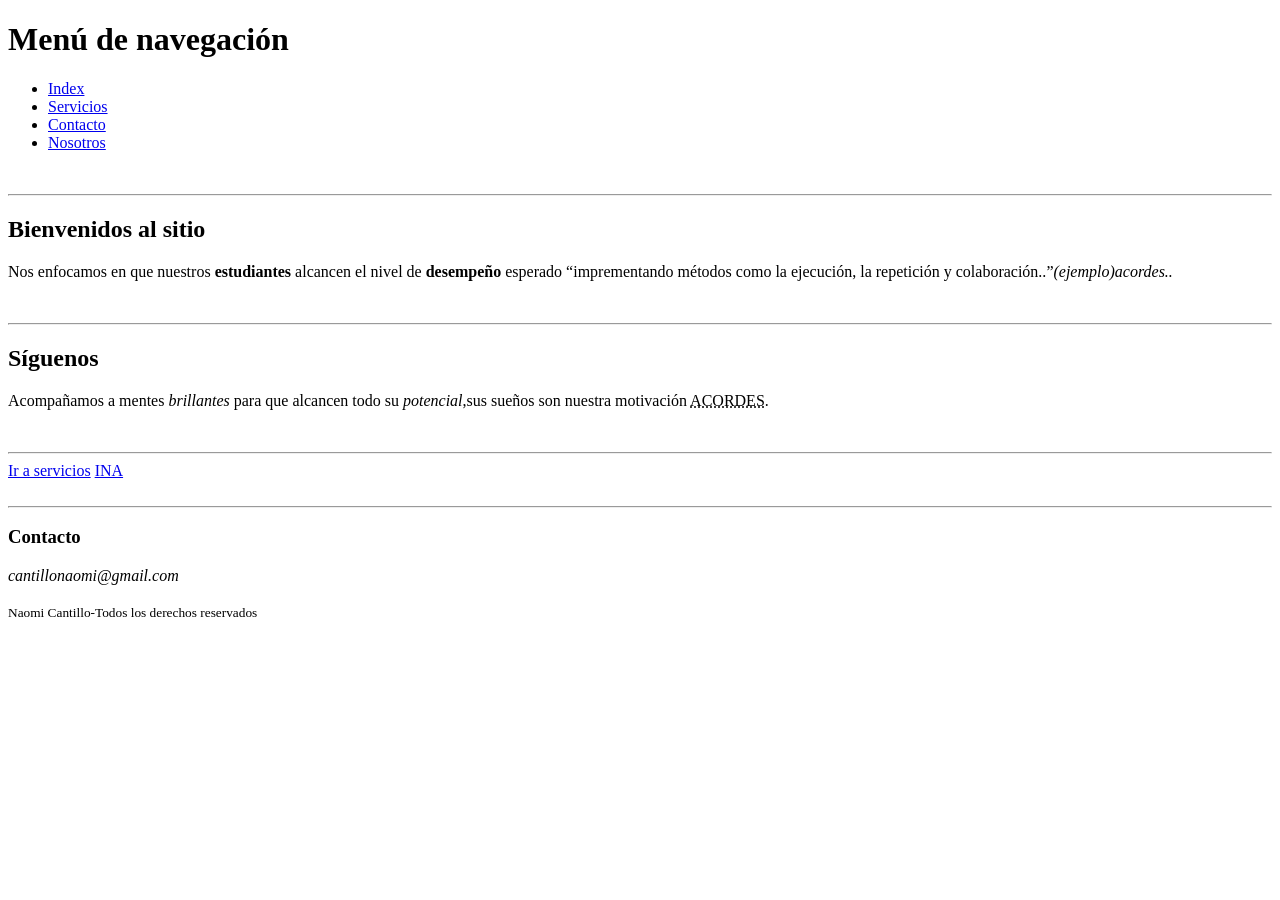
<file: ac1.html/index.html>
<!DOCTYPE html>
<html lang="es">
<head>
    <meta charset="UTF-8">
    <meta name="viewport" content="width=device-width, initial-scale=1.0">
    <meta name="descripcion" content="sitio de comprobación sobre acordes (escuela de música)">
    <meta name="viewport" content="Estructura semática,menú de navegación, comentarios">
    <meta name="author" content="Naomi Cantillo">
    <title>Index | Acordes</title>
    <link rel="icon" href="Recursos/Favicon.png" type="imagen/png">
</head>

<!--CABECERA: Parte donde se visualiza el contenido superior de la página, suele utilizarse para estructuras como el menú de navegación-->

<header>
        <!--MENÚ DE NAVEGACIÓN: permite la navegación entre páginas-->

        <h1>Menú de navegación</h1>
        <nav>
            <ul>
                <li><a href="index.html">Index</a></li>
                <li><a href=servicios.html>Servicios</a></li>
                <li><a href="contacto.html">Contacto</a></li>
                <li><a href="nosotros.html">Nosotros</a></li>
            </ul>
        </nav>
    </header><br><hr>

<!--CUERPO DE LA PÁGINA: Corresponde al contenido que se puede visualizar en la página-->

<body>
    <main>
        <h2>Bienvenidos al sitio</h2>
        <p>Nos enfocamos en que nuestros <strong>estudiantes</strong> alcancen el nivel de <strong>desempeño</strong> esperado <q>imprementando métodos como la ejecución, la repetición y colaboración..</q><cite>(ejemplo)acordes..</cite></p>
    </main><br><hr>

    <aside>
      <h2>Síguenos</h2>
      <p>Acompañamos a mentes <em>brillantes</em> para que alcancen todo su <em>potencial</em>,sus sueños son nuestra motivación <abbr title="acordes">ACORDES</abbr>.</p>
    </aside><br><hr>

    <a href="servicios.html">Ir a servicios</a>
    <a href="https://www.bing.com/ck/a?!&&p=a146d5d5009b564841dee86254016864b4303236a421f0af3fdd32f28f4fd0c7JmltdHM9MTc4NTg4ODAwMA&ptn=3&ver=2&hsh=4&fclid=0559ae74-9f5b-6ef4-1bcc-b9649ed06fb7&psq=pagina+del+ina&u=a1aHR0cHM6Ly93d3cuaW5hLmFjLmNyLw">INA</a>

</body><br><br><hr>

<!--PIE DE PÁGINA: Zona de la página para derechos de autor, redes sociales,contacto,etc-->

    <footer>
        <h3>Contacto</h3>
    <address cantillonaomi@gmail.com>cantillonaomi@gmail.com</address><br>
     <small>Naomi Cantillo-Todos los derechos reservados</small>
    </footer>
</html>
</file>
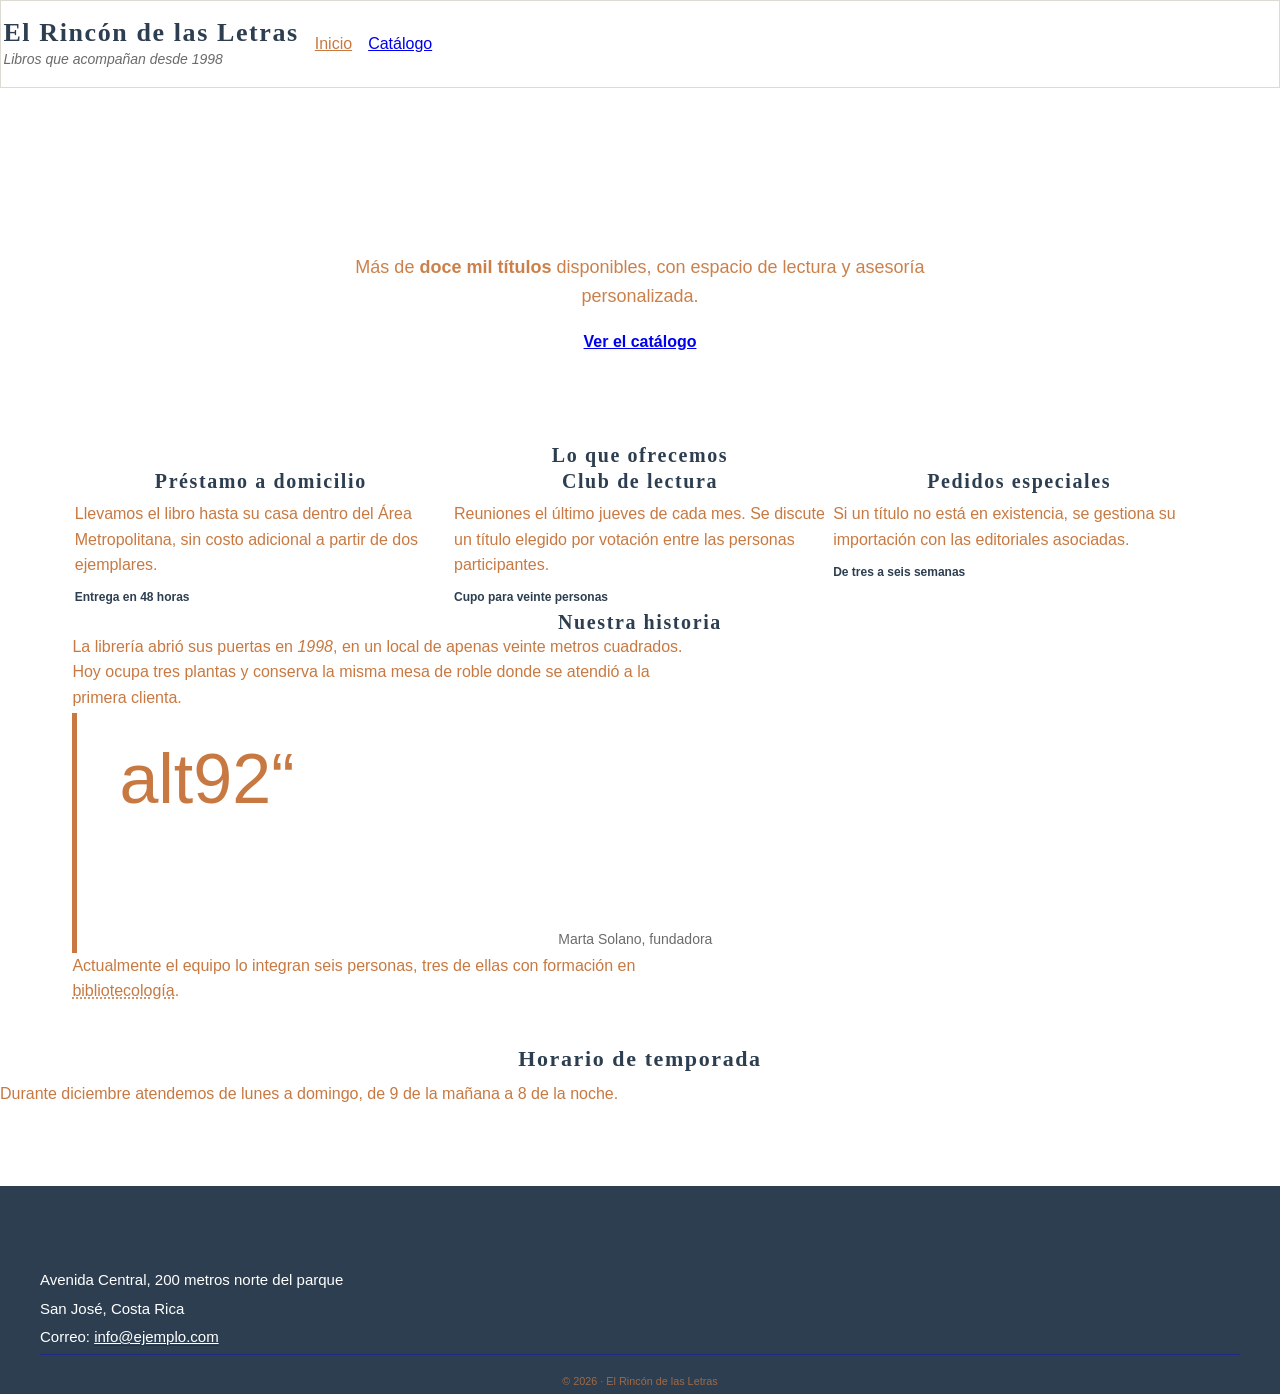
<file: ac2-css/index.html>
<!DOCTYPE html>
<html lang="es">

<head>
  <meta charset="UTF-8">
  <meta name="viewport" content="width=device-width, initial-scale=1.0">
  <meta name="author" content="Naomi Yariela Cantillo Mata">
  <meta name="description" content="Librería El Rincón de las Letras: catálogo, servicios y contacto.">
  <meta name="keywords" content="librería, libros, lectura, catálogo, Costa Rica">

  <title>Inicio | El Rincón de las Letras</title>

  <link rel="icon" href="recursos/favicon.png" type="image/png">
  <link rel="stylesheet" href="css/estilos.css">

  <!--AQUÍ SE ENLAZA LA HOJA DE ESTILOS QUE USTED DEBE CREAR.
       El archivo debe llamarse  css/estilos.css -->

</head>

<body>

  <!--CABECERA-->
  <header id="cabecera">
    <div class="marca">
      <h1>El Rincón de las Letras</h1>
      <p class="lema">Libros que acompañan desde 1998</p>
    </div>

    <nav class="menu-principal">
      <ul>
        <li><a href="index.html" class="enlace-activo">Inicio</a></li>
        <li><a href="catalogo.html">Catálogo</a></li>
      </ul>
    </nav>
  </header>

  <!--CONTENIDO PRINCIPAL-->
  <main id="contenido">

    <!-- Zona de presentación -->
    <section id="portada" class="hero">
      <h2>Un espacio para encontrarse con la lectura</h2>
      <p class="hero-texto">
        Más de <strong>doce mil títulos</strong> disponibles, con espacio
        de lectura y asesoría personalizada.
      </p>
      <a href="catalogo.html" class="boton boton-principal">Ver el catálogo</a>
    </section>

    <!-- Tres bloques para maquetar en fila -->
    <section id="servicios">
      <h2>Lo que ofrecemos</h2>

      <div class="rejilla-servicios">

        <article class="tarjeta">
          <h3>Préstamo a domicilio</h3>
          <p>
            Llevamos el libro hasta su casa dentro del Área Metropolitana,
            sin costo adicional a partir de dos ejemplares.
          </p>
          <p class="tarjeta-pie">Entrega en 48 horas</p>
        </article>

        <article class="tarjeta">
          <h3>Club de lectura</h3>
          <p>
            Reuniones el último jueves de cada mes. Se discute un título
            elegido por votación entre las personas participantes.
          </p>
          <p class="tarjeta-pie">Cupo para veinte personas</p>
        </article>

        <article class="tarjeta">
          <h3>Pedidos especiales</h3>
          <p>
            Si un título no está en existencia, se gestiona su importación
            con las editoriales asociadas.
          </p>
          <p class="tarjeta-pie">De tres a seis semanas</p>
        </article>

      </div>
    </section>

    <!-- Contenido con cita -->
    <section id="historia">
      <h2>Nuestra historia</h2>

      <p>
        La librería abrió sus puertas en <em>1998</em>, en un local de
        apenas veinte metros cuadrados. Hoy ocupa tres plantas y conserva
        la misma mesa de roble donde se atendió a la primera clienta.
      </p>

      <blockquote class="cita">
        <p>
          Una librería no vende libros: acompaña a quien busca uno y
          todavía no sabe cuál.
        </p>
        <footer class="cita-autoria">Marta Solano, fundadora</footer>
      </blockquote>

      <p>
        Actualmente el equipo lo integran seis personas, tres de ellas
        con formación en <abbr title="Bibliotecología">bibliotecología</abbr>.
      </p>
    </section>

  </main>

  <!--CONTENIDO SECUNDARIO -->
  <aside id="aviso" class="panel-aviso">
    <h2>Horario de temporada</h2>
    <p>
      Durante diciembre atendemos de lunes a domingo, de 9 de la mañana
      a 8 de la noche.
    </p>
  </aside>

  <!-- PIE -->
  <footer id="pie">
    <div class="pie-contenido">
      <address class="datos-contacto">
        Avenida Central, 200 metros norte del parque<br>
        San José, Costa Rica<br>
        Correo: <a href="mailto:info@ejemplo.com">info@ejemplo.com</a>
      </address>

      <p class="creditos"><small>&copy; 2026 · El Rincón de las Letras</small></p>
    </div>
  </footer>

</body>

</html>
</file>
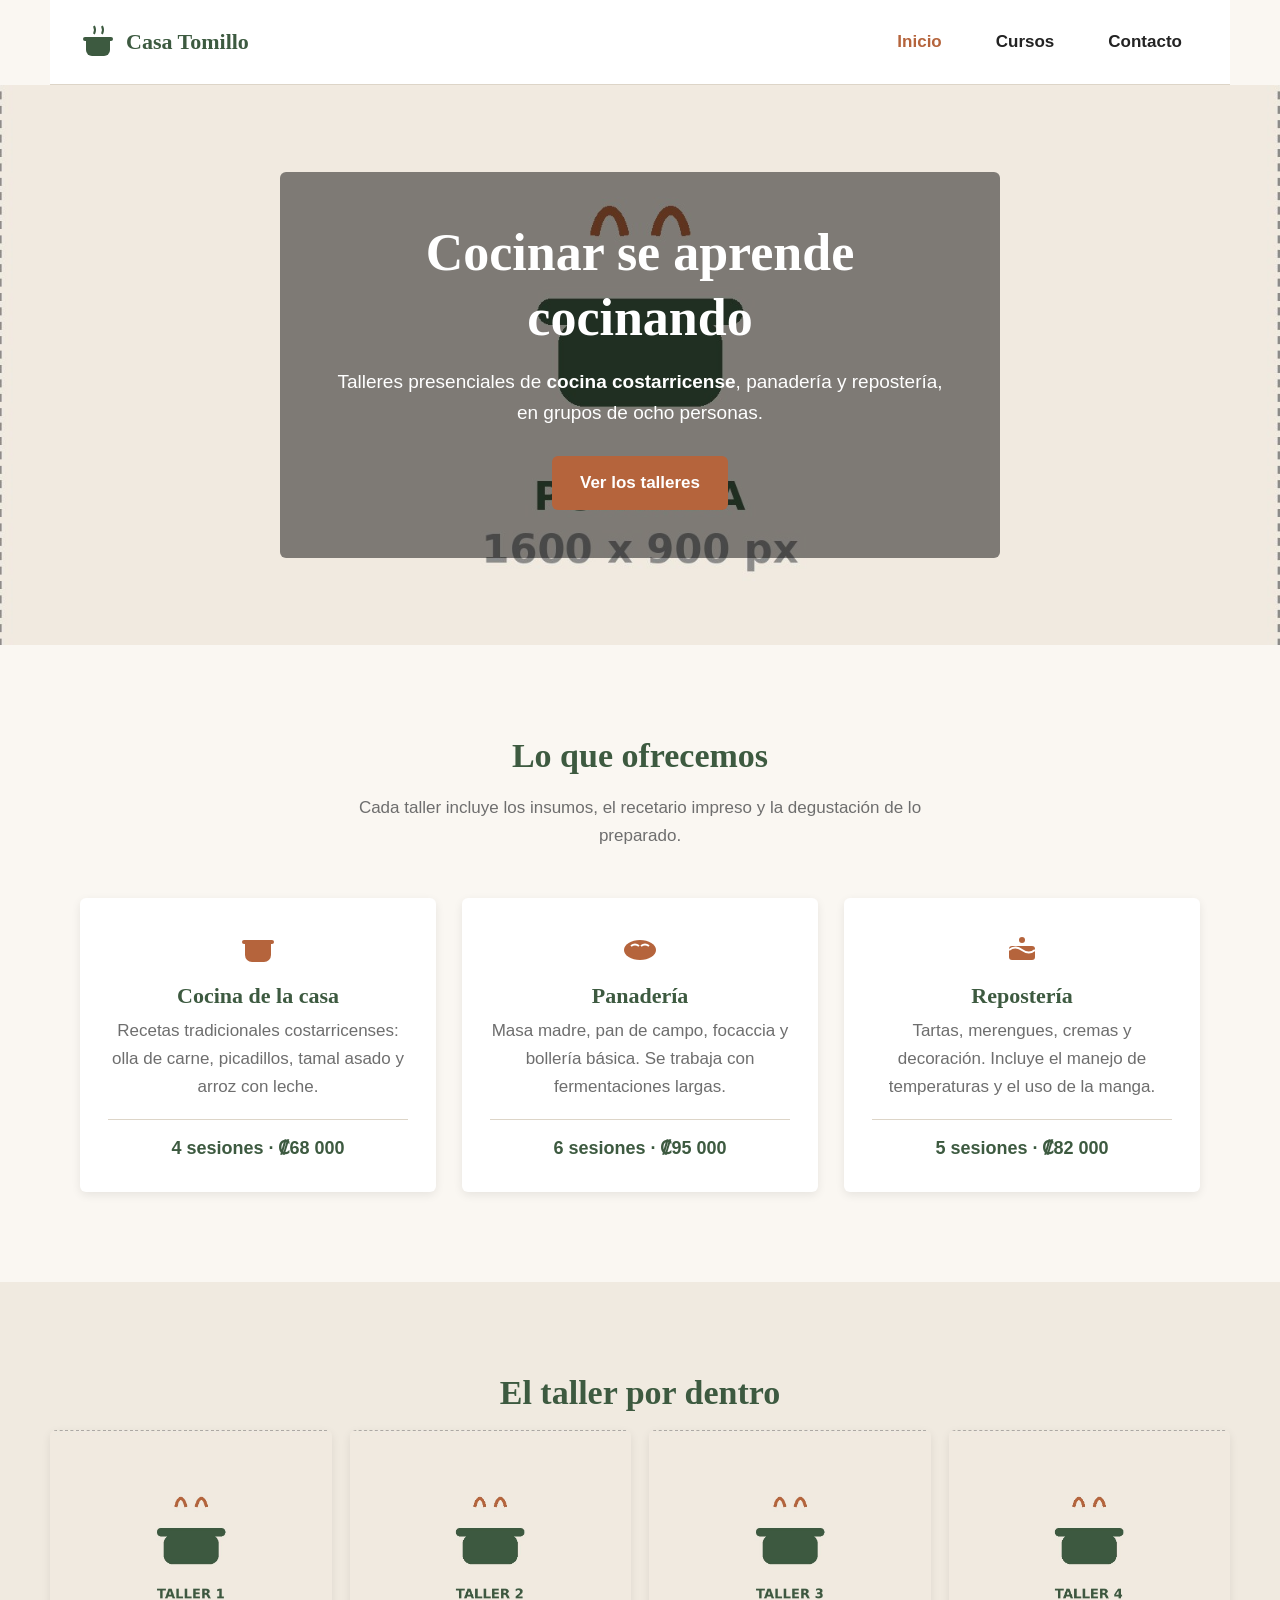
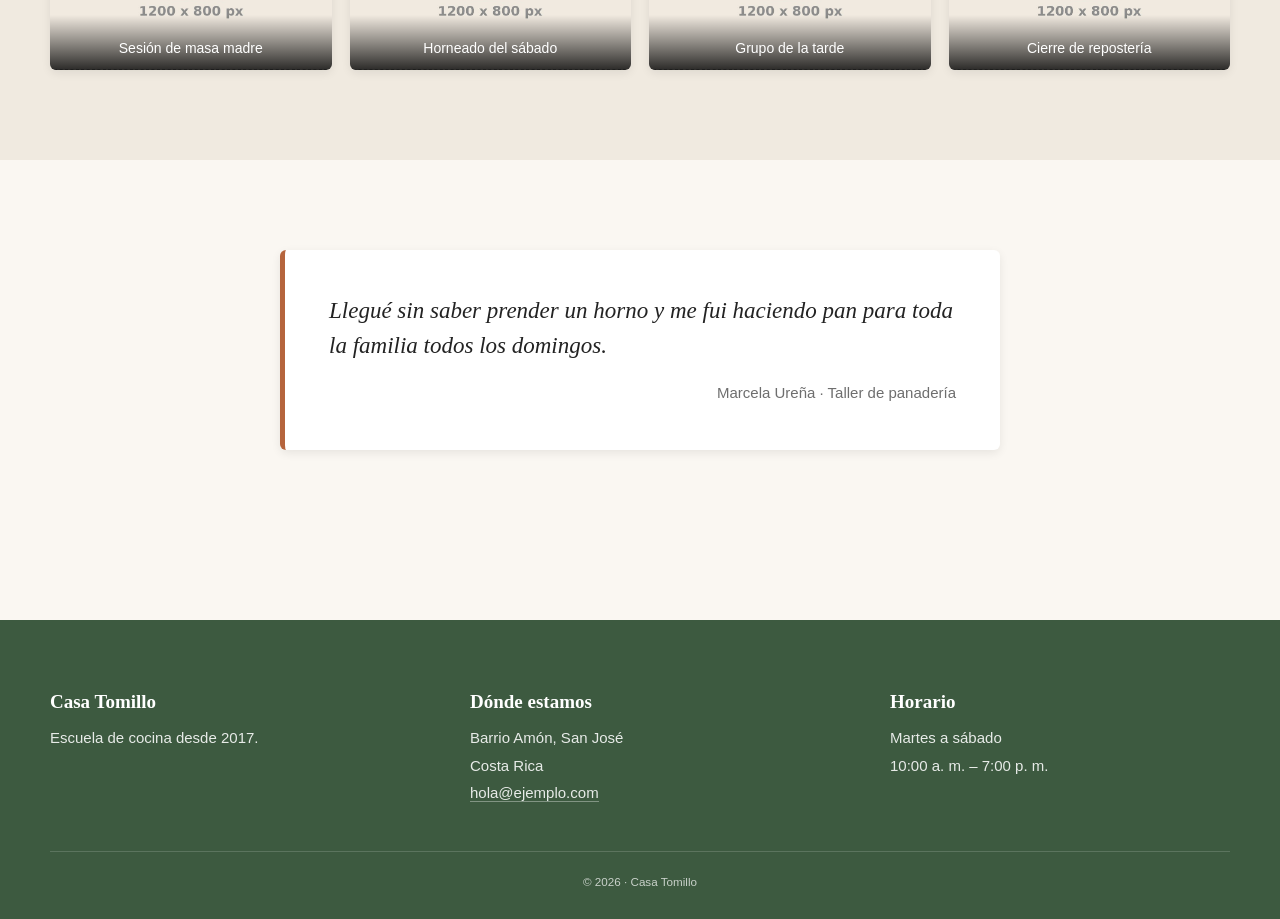
<file: ac3/index.html>
<!DOCTYPE html>
<html lang="es">

<head>
  <meta charset="UTF-8">
  <meta name="author" content="Naomi Yariela Cantillo Mata">
  <meta name="description" content="Casa Tomillo: escuela de cocina con talleres presenciales en San José.">
  <meta name="keywords" content="cocina, talleres, escuela, gastronomía, Costa Rica">

  <title>Inicio | Casa Tomillo</title>

  <link rel="icon" href="recursos/favicon.png" type="image/png">
  <link rel="stylesheet" href="css/estilos.css">
</head>

<body>

  <!-- ═══ CABECERA · igual en las tres páginas ═══ -->
  <header id="cabecera" class="cabecera">

    <a href="index.html" class="marca">
      <svg class="marca-icono" width="36" height="36" viewBox="0 0 36 36"
           xmlns="http://www.w3.org/2000/svg" role="img"
           aria-label="Logo de Casa Tomillo: una olla con vapor">
        <path d="M6 16 h24 v10 a6 6 0 0 1 -6 6 h-12 a6 6 0 0 1 -6 -6 z" fill="currentColor"/>
        <rect x="3" y="13" width="30" height="4" rx="2" fill="currentColor"/>
        <path d="M14 10 q2 -4 0 -8" stroke="currentColor" stroke-width="2" fill="none"/>
        <path d="M22 10 q2 -4 0 -8" stroke="currentColor" stroke-width="2" fill="none"/>
      </svg>
      <span class="marca-texto">Casa Tomillo</span>
    </a>

    <nav class="navegacion" aria-label="Navegación principal">
      <ul class="menu">
        <li><a href="index.html" class="menu-enlace activo">Inicio</a></li>
        <li><a href="cursos.html" class="menu-enlace">Cursos</a></li>
        <li><a href="contacto.html" class="menu-enlace">Contacto</a></li>
      </ul>
    </nav>

  </header>

  <main id="contenido">

    <!-- ═══ PORTADA ═══ -->
    <section id="portada" class="portada">
      <div class="portada-caja">
        <h1 class="portada-titulo">Cocinar se aprende cocinando</h1>
        <p class="portada-bajada">
          Talleres presenciales de <strong>cocina costarricense</strong>,
          panadería y repostería, en grupos de ocho personas.
        </p>
        <a href="cursos.html" class="boton boton-principal">Ver los talleres</a>
      </div>
    </section>

    <!-- ═══ TRES PROPUESTAS · maquetadas con Flexbox ═══ -->
    <section id="propuestas" class="seccion">
      <h2 class="seccion-titulo">Lo que ofrecemos</h2>
      <p class="seccion-entrada">
        Cada taller incluye los insumos, el recetario impreso y la degustación
        de lo preparado.
      </p>

      <div class="fila-propuestas">

        <article class="tarjeta">
          <svg class="tarjeta-icono" width="42" height="42" viewBox="0 0 42 42"
               xmlns="http://www.w3.org/2000/svg" role="img" aria-label="Icono de olla">
            <path d="M8 18 h26 v11 a7 7 0 0 1 -7 7 h-12 a7 7 0 0 1 -7 -7 z" fill="currentColor"/>
            <rect x="5" y="14" width="32" height="4" rx="2" fill="currentColor"/>
          </svg>
          <h3 class="tarjeta-titulo">Cocina de la casa</h3>
          <p class="tarjeta-texto">
            Recetas tradicionales costarricenses: olla de carne, picadillos,
            tamal asado y arroz con leche.
          </p>
          <p class="tarjeta-dato">4 sesiones · ₡68 000</p>
        </article>

        <article class="tarjeta">
          <svg class="tarjeta-icono" width="42" height="42" viewBox="0 0 42 42"
               xmlns="http://www.w3.org/2000/svg" role="img" aria-label="Icono de pan">
            <ellipse cx="21" cy="24" rx="16" ry="10" fill="currentColor"/>
            <path d="M12 20 q4 -3 8 0 M22 20 q4 -3 8 0" stroke="#FFFFFF"
                  stroke-width="2" fill="none"/>
          </svg>
          <h3 class="tarjeta-titulo">Panadería</h3>
          <p class="tarjeta-texto">
            Masa madre, pan de campo, focaccia y bollería básica. Se trabaja
            con fermentaciones largas.
          </p>
          <p class="tarjeta-dato">6 sesiones · ₡95 000</p>
        </article>

        <article class="tarjeta">
          <svg class="tarjeta-icono" width="42" height="42" viewBox="0 0 42 42"
               xmlns="http://www.w3.org/2000/svg" role="img" aria-label="Icono de pastel">
            <rect x="8" y="20" width="26" height="14" rx="3" fill="currentColor"/>
            <path d="M8 24 q6 -5 13 0 q7 5 13 0" stroke="#FFFFFF" stroke-width="2" fill="none"/>
            <circle cx="21" cy="14" r="3" fill="currentColor"/>
          </svg>
          <h3 class="tarjeta-titulo">Repostería</h3>
          <p class="tarjeta-texto">
            Tartas, merengues, cremas y decoración. Incluye el manejo de
            temperaturas y el uso de la manga.
          </p>
          <p class="tarjeta-dato">5 sesiones · ₡82 000</p>
        </article>

      </div>
    </section>

    <!-- ═══ GALERÍA · maquetada con Grid ═══ -->
    <section id="galeria" class="seccion seccion-alterna">
      <h2 class="seccion-titulo">El taller por dentro</h2>

      <div class="rejilla-galeria">

        <figure class="pieza">
          <img src="recursos/taller-1.jpg" alt="Manos amasando pan sobre una mesa de madera"
               width="1200" height="800">
          <figcaption class="pieza-pie">Sesión de masa madre</figcaption>
        </figure>

        <figure class="pieza">
          <img src="recursos/taller-2.jpg" alt="Bandeja de panes recién horneados"
               width="1200" height="800">
          <figcaption class="pieza-pie">Horneado del sábado</figcaption>
        </figure>

        <figure class="pieza">
          <img src="recursos/taller-3.jpg" alt="Grupo de participantes cocinando en la mesa central"
               width="1200" height="800">
          <figcaption class="pieza-pie">Grupo de la tarde</figcaption>
        </figure>

        <figure class="pieza">
          <img src="recursos/taller-4.jpg" alt="Detalle de una tarta decorada con frutas"
               width="1200" height="800">
          <figcaption class="pieza-pie">Cierre de repostería</figcaption>
        </figure>

      </div>
    </section>

    <!-- ═══ TESTIMONIO ═══ -->
    <section id="testimonio" class="seccion">
      <blockquote class="cita">
        <p class="cita-texto">
          Llegué sin saber prender un horno y me fui haciendo pan para toda
          la familia todos los domingos.
        </p>
        <footer class="cita-autoria">Marcela Ureña · Taller de panadería</footer>
      </blockquote>
    </section>

  </main>

  <!-- ═══ PIE · igual en las tres páginas ═══ -->
  <footer id="pie" class="pie">
    <div class="pie-columnas">

      <div class="pie-bloque">
        <h2 class="pie-titulo">Casa Tomillo</h2>
        <p class="pie-texto">Escuela de cocina desde 2017.</p>
      </div>

      <div class="pie-bloque">
        <h2 class="pie-titulo">Dónde estamos</h2>
        <address class="pie-datos">
          Barrio Amón, San José<br>
          Costa Rica<br>
          <a href="mailto:hola@ejemplo.com" class="pie-enlace">hola@ejemplo.com</a>
        </address>
      </div>

      <div class="pie-bloque">
        <h2 class="pie-titulo">Horario</h2>
        <p class="pie-texto">
          Martes a sábado<br>
          10:00 a. m. – 7:00 p. m.
        </p>
      </div>

    </div>

    <p class="pie-creditos"><small>&copy; 2026 · Casa Tomillo</small></p>
  </footer>

</body>

</html>
</file>
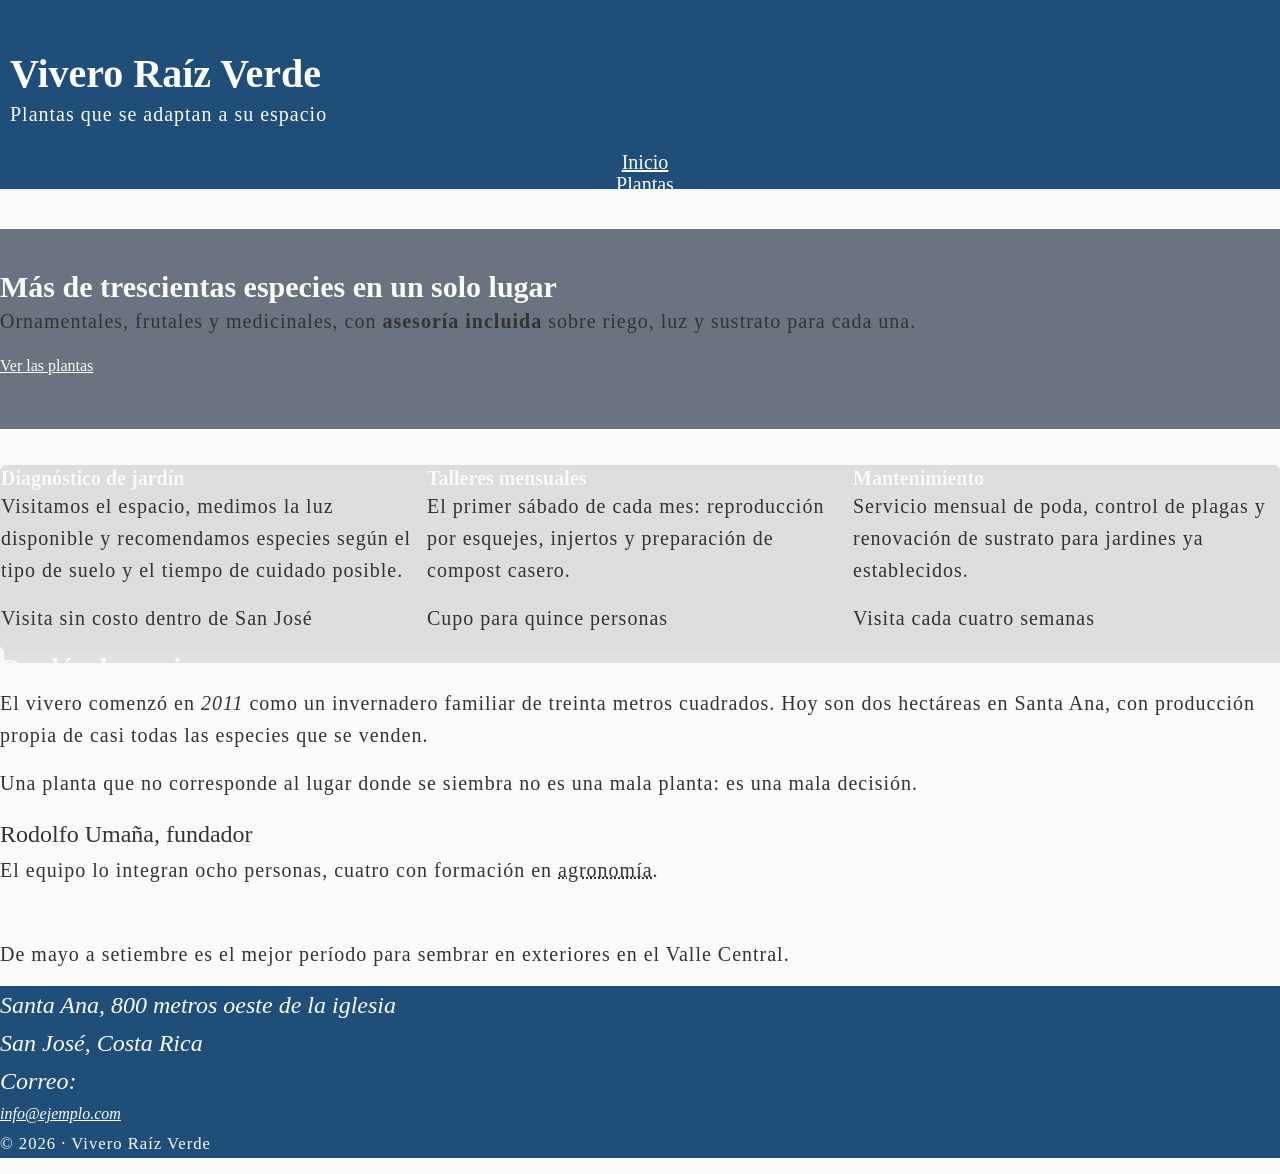
<file: segunda-comprobacion-css/index.html>
<!DOCTYPE html>
<html lang="es">

<head>
  <meta charset="UTF-8">
  <meta name="viewport" content="width=device-width, initial-scale=1.0">
  <meta name="author" content="Naomi Cantillo">
  <meta name="description" content="Vivero Raíz Verde: plantas, asesoría y talleres de jardinería.">
  <meta name="keywords" content="vivero, plantas, jardinería, talleres, Costa Rica">

  <title>Inicio | Vivero Raíz Verde</title>

  <link rel="icon" href="recursos/favicon.png" type="image/png">
  <link rel="stylesheet" href="css/estilos.css">

  <!-- ═══════════════════════════════════════════════════════════════
       AQUÍ SE ENLAZA LA HOJA DE ESTILOS QUE USTED DEBE CREAR.
       El archivo debe llamarse  css/estilos.css
       ═══════════════════════════════════════════════════════════════ -->

</head>

<body>

  <!-- ═══ CABECERA ═══ -->
  <header id="cabecera">
    <div class="identidad">
      <h1>Vivero Raíz Verde</h1>
      <p class="frase">Plantas que se adaptan a su espacio</p>
    </div>

    <nav class="navegacion">
      <ul>
        <li><a href="index.html" class="pagina-actual">Inicio</a></li>
        <li><a href="plantas.html">Plantas</a></li>
      </ul>
    </nav>
  </header>

  <!-- ═══ CONTENIDO PRINCIPAL ═══ -->
  <main id="principal">

    <!-- Zona de presentación -->
    <section id="bienvenida" class="destacado">
      <h2>Más de trescientas especies en un solo lugar</h2>
      <p class="destacado-texto">
        Ornamentales, frutales y medicinales, con <strong>asesoría incluida</strong>
        sobre riego, luz y sustrato para cada una.
      </p>
      <a href="plantas.html" class="accion accion-primaria">Ver las plantas</a>
    </section>

    <!-- Tres bloques para maquetar en fila -->
    <section id="servicios">
      <h2>Cómo lo acompañamos</h2>

      <div class="bloques-servicio">

        <article class="bloque">
          <h3>Diagnóstico de jardín</h3>
          <p>
            Visitamos el espacio, medimos la luz disponible y recomendamos
            especies según el tipo de suelo y el tiempo de cuidado posible.
          </p>
          <p class="bloque-nota">Visita sin costo dentro de San José</p>
        </article>

        <article class="bloque">
          <h3>Talleres mensuales</h3>
          <p>
            El primer sábado de cada mes: reproducción por esquejes, injertos
            y preparación de compost casero.
          </p>
          <p class="bloque-nota">Cupo para quince personas</p>
        </article>

        <article class="bloque">
          <h3>Mantenimiento</h3>
          <p>
            Servicio mensual de poda, control de plagas y renovación de
            sustrato para jardines ya establecidos.
          </p>
          <p class="bloque-nota">Visita cada cuatro semanas</p>
        </article>

      </div>
    </section>

    <!-- Contenido con cita -->
    <section id="origen">
      <h2>De dónde venimos</h2>

      <p>
        El vivero comenzó en <em>2011</em> como un invernadero familiar de
        treinta metros cuadrados. Hoy son dos hectáreas en Santa Ana, con
        producción propia de casi todas las especies que se venden.
      </p>

      <blockquote class="testimonio">
        <p>
          Una planta que no corresponde al lugar donde se siembra no es
          una mala planta: es una mala decisión.
        </p>
        <footer class="testimonio-autoria">Rodolfo Umaña, fundador</footer>
      </blockquote>

      <p>
        El equipo lo integran ocho personas, cuatro con formación en
        <abbr title="Ingeniería Agronómica">agronomía</abbr>.
      </p>
    </section>

  </main>

  <!-- ═══ CONTENIDO SECUNDARIO ═══ -->
  <aside id="nota" class="recuadro-nota">
    <h2>Temporada de siembra</h2>
    <p>
      De mayo a setiembre es el mejor período para sembrar en exteriores
      en el Valle Central.
    </p>
  </aside>

  <!-- ═══ PIE ═══ -->
  <footer id="pie">
    <div class="contenido-pie">
      <address class="direccion">
        Santa Ana, 800 metros oeste de la iglesia<br>
        San José, Costa Rica<br>
        Correo: <a href="mailto:info@ejemplo.com">info@ejemplo.com</a>
      </address>

      <p class="derechos"><small>&copy; 2026 · Vivero Raíz Verde</small></p>
    </div>
  </footer>

</body>

</html>
</file>
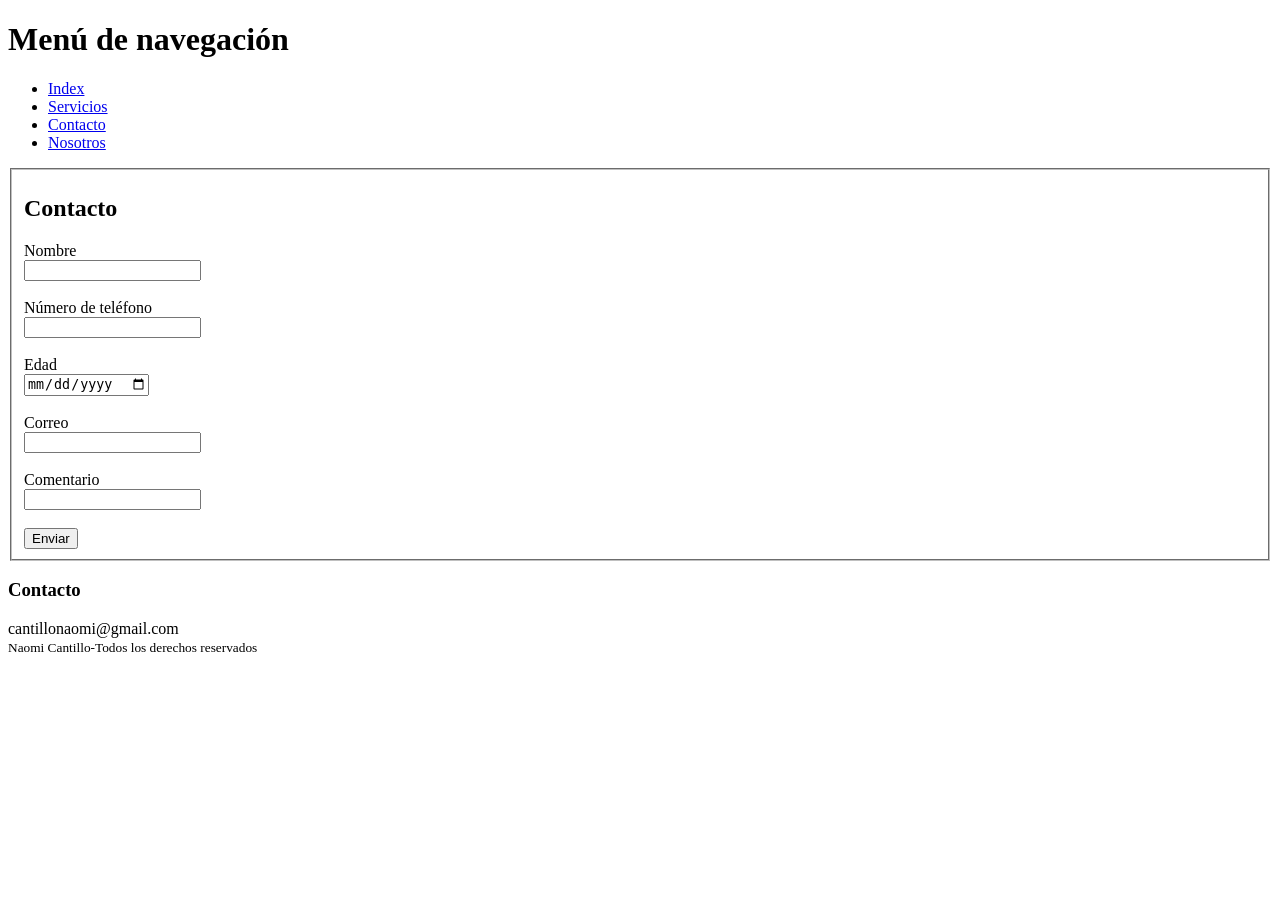
<file: ac1.html/contacto.html>
<!DOCTYPE html>
<html lang="en">
<head>
    <meta charset="UTF-8">
    <meta name="viewport" content="width=device-width, initial-scale=1.0">
    <meta name="descripcion" content="Sitio de comprobación sobre acordes (escuela de música)">
    <meta name="viewport" content="Estructura semática,menú de navegación, comentarios">
    <meta name="author" content="Naomi Cantillo">
    <link rel="icon" href="recursos/Favicon.png" type="imagen/png">
    <title>Contacto | Acordes</title>
</head>
<header>
        <h1>Menú de navegación</h1>
        <nav>
            <ul>
                <li><a href="index.html">Index</a></li>
                <li><a href=servicios.html>Servicios</a></li>
                <li><a href="contacto.html">Contacto</a></li>
                <li><a href="nosotros.html">Nosotros</a></li>
            </ul>
        </nav>
    </header>

<body>
    <label for="action" method="post">
        <fieldset>
        <h2>Contacto</h2>
        <label for="name">Nombre</label><br>
        <input type="name" required><br><br>

        <label for="tel">Número de teléfono</label><br>
        <input type="tel" id="tel" min="8" max="8" pattern="64783987" required><br><br>
        
        <label for name="date">Edad</label><br>
        <input type="date" id="date" min="18" max="80" required><br><br>
       
        <label for name="email">Correo</label><br>
        <input type="email" id="email" required><br><br>
        
        <label for name="text">Comentario</label><br>
        <input type="text" id="text" placeholder><br><br>
        
        <button type="submit">Enviar</button>
        </fieldset>
    </label>
<body>
    <aside>

    </aside>
</body>
    <footer>
<footer>
 <h3>Contacto</h3>
    <adress cantillonaomi@gmail.com>cantillonaomi@gmail.com</adress><br>
     <small> Naomi Cantillo-Todos los derechos reservados</small>
    </footer>
    </footer>
</html>
</file>
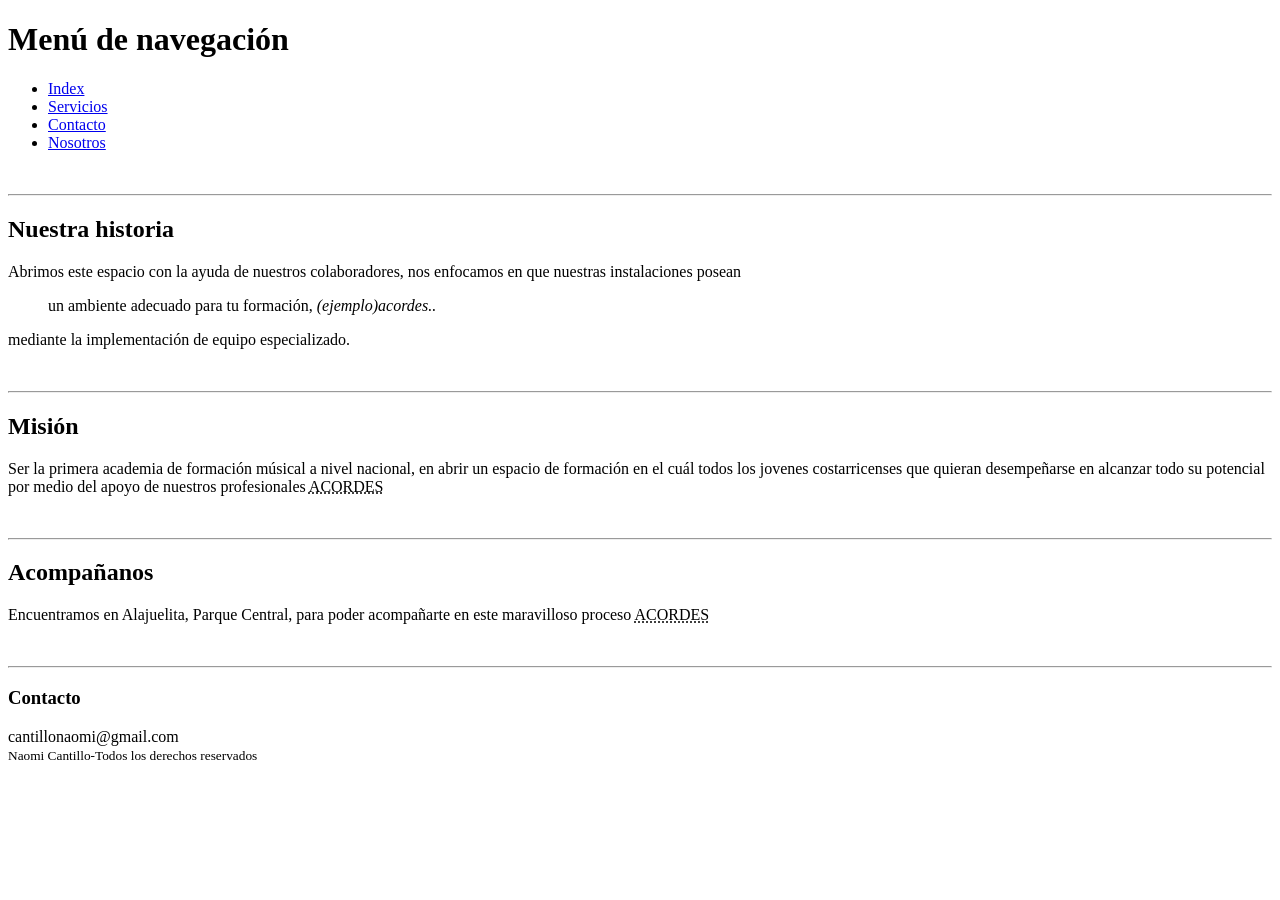
<file: ac1.html/nosotros.html>
<!DOCTYPE html>
<html lang="en">
<head>
    <meta charset="UTF-8">
    <meta name="viewport" content="width=device-width, initial-scale=1.0"><meta name="descripcion" content="Sitio de comprobación sobre acordes (escuela de música)">
    <meta name="viewport" content="Estructura semática,menú de navegación, comentarios">
    <meta name="author" content="Naomi Cantillo">
    <link rel=icon href="Recursos/Favicon.png" type="imagen/png">
    <title>Nosotros | Acordes</title>
</head>
 <header>
        <h1>Menú de navegación</h1>
        <nav>
            <ul>
                <li><a href="index.html">Index</a></li>
                <li><a href=servicios.html>Servicios</a></li>
                <li><a href="contacto.html">Contacto</a></li>
                <li><a href="nosotros.html">Nosotros</a></li>
            </ul>
        </nav>
 </header>
<body><br><hr>

   <article>
    <section>
        <h2>Nuestra historia</h2>
        <p>Abrimos este espacio con la ayuda de nuestros colaboradores, nos enfocamos en que nuestras instalaciones posean <blockquote>un ambiente adecuado para tu formación, <cite>(ejemplo)acordes..</cite> </blockquote> mediante la implementación de equipo especializado. </p>


    </section>
   </article><br><hr>

   <article>
    <section>
        <h2>Misión</h2>

        <p>Ser la primera academia de formación músical a nivel nacional, en abrir un espacio de formación en el cuál todos los jovenes costarricenses que quieran desempeñarse en alcanzar todo su potencial por medio del apoyo de nuestros profesionales <abbr title="acordes">ACORDES</abbr></p>

    </section>
   </article><br><hr>

    <aside>
        <h2>Acompañanos</h2>
        <p>Encuentramos en Alajuelita, Parque Central, para poder acompañarte en este maravilloso proceso <abbr title="acordes">ACORDES</abbr></p>
    </aside><br><hr>
</body>
    <footer>
 <h3>Contacto</h3>
    <adress cantillonaomi@gmail.com>cantillonaomi@gmail.com</adress><br>
     <small> Naomi Cantillo-Todos los derechos reservados</small>
    </footer>
</html>
</file>
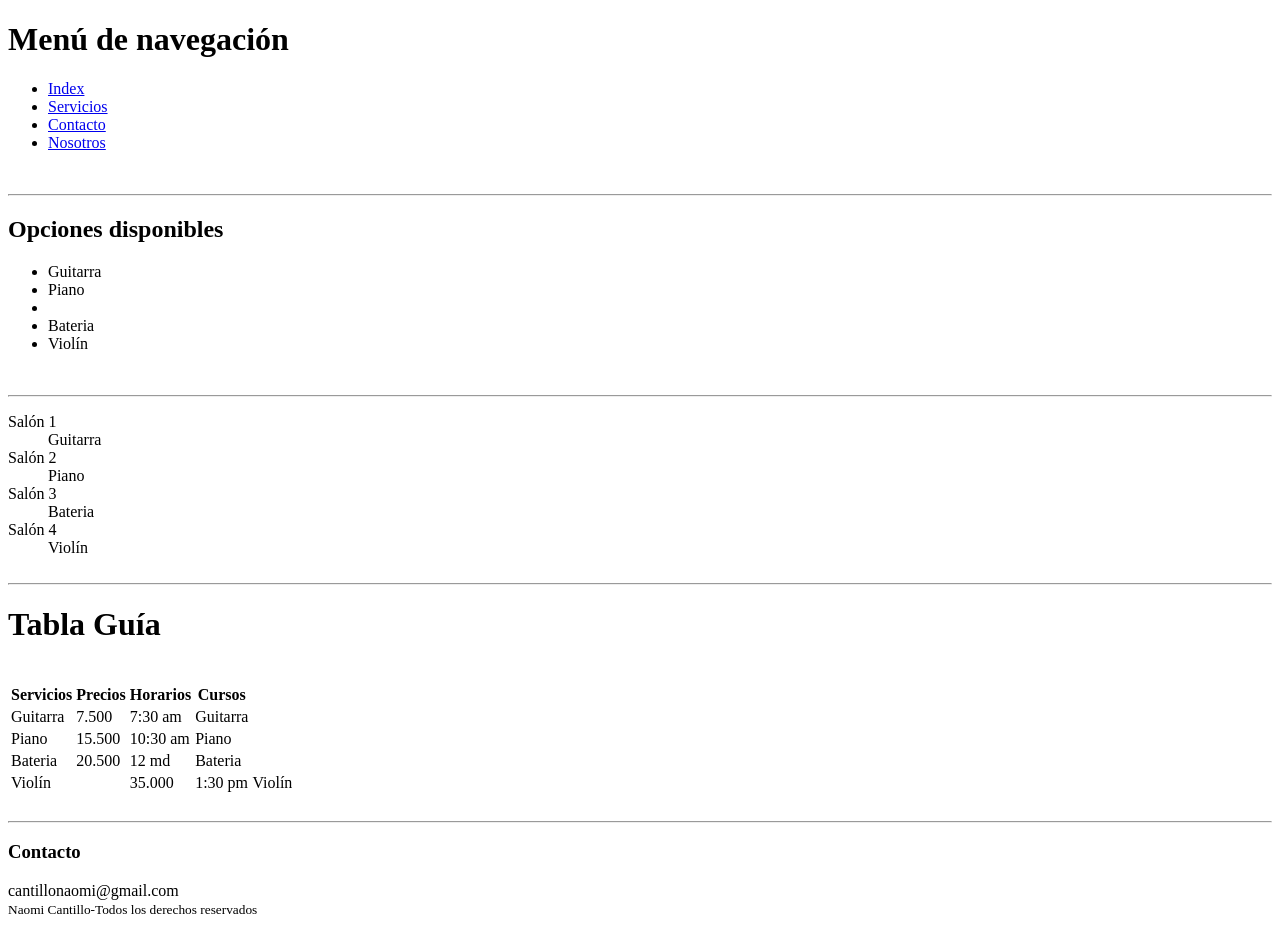
<file: ac1.html/servicios.html>
<!DOCTYPE html>
<html lang="en">
<head>
    <meta charset="UTF-8">
    <meta name="viewport" content="width=device-width, initial-scale=1.0">
    <meta name="descripcion" content="Sitio de comprobación sobre acordes (escuela de música)">
    <meta name="viewport" content="Estructura semática,menú de navegación, comentarios">
    <meta name="author" content="Naomi Cantillo">
    <title>Servicios | Acordes</title>
    <link rel="icon" href="recursos/Favicon.png" type="imagen/png"> 
</head>
<header>
        <h1>Menú de navegación</h1>
        <nav>
            <ul>
                <li><a href="index.html">Index</a></li>
                <li><a href=servicios.html>Servicios</a></li>
                <li><a href="contacto.html">Contacto</a></li>
                <li><a href="nosotros.html">Nosotros</a></li>
            </ul>
        </nav>

    </header><br><hr>
<body>
    <h2>Opciones disponibles</h2>
   <ul>
    <li>Guitarra</li>
    <li>Piano<li>
    <li>Bateria</li>
    <li>Violín</li>
   </ul>
   <br><hr>


   <dl>
    <dt>Salón 1</dt>
    <dd>Guitarra</dd>
    <dt>Salón 2</dt>
    <dd>Piano</dd>
    <dt>Salón 3</dt>
    <dd>Bateria</dd>
    <dt>Salón 4</dt>
    <dd>Violín</dd><br><hr>

   <table caption>

    <thead>

    <h1>Tabla Guía</h1>
    <tr> 
        <th>Servicios</th>
        <th>Precios</th>    
        <th>Horarios</th>
        <th>Cursos</th>
       
    </tr>

   </thead>

   <thbody>

    <tr>
        <td>Guitarra</td>
        <td>7.500</td>
        <td>7:30 am</td>
        <td>Guitarra</td>
    </tr>

    <tr>
        <td>Piano</td><br>
        <td>15.500</td>
        <td>10:30 am </td>
        <td>Piano</td>
        
    </tr>

  </thbody> 

   <tfoot>

    <tr>
        <td>Bateria</td>
        <td>20.500</td>
        <td>12 md</td>
        <td>Bateria</td>
       
    </tr>

    <tr>
        <td colspan="2">Violín</td>
        <td>35.000</td>
        <td>1:30 pm</td>
        <td>Violín</td>
    </tr>

    </tfoot>

   </table>
   
    
</body><br><hr>
<footer>
 <h3>Contacto</h3>
    <adress cantillonaomi@gmail.com>cantillonaomi@gmail.com</adress><br>
     <small> Naomi Cantillo-Todos los derechos reservados</small>
    </footer>
</html>
</file>
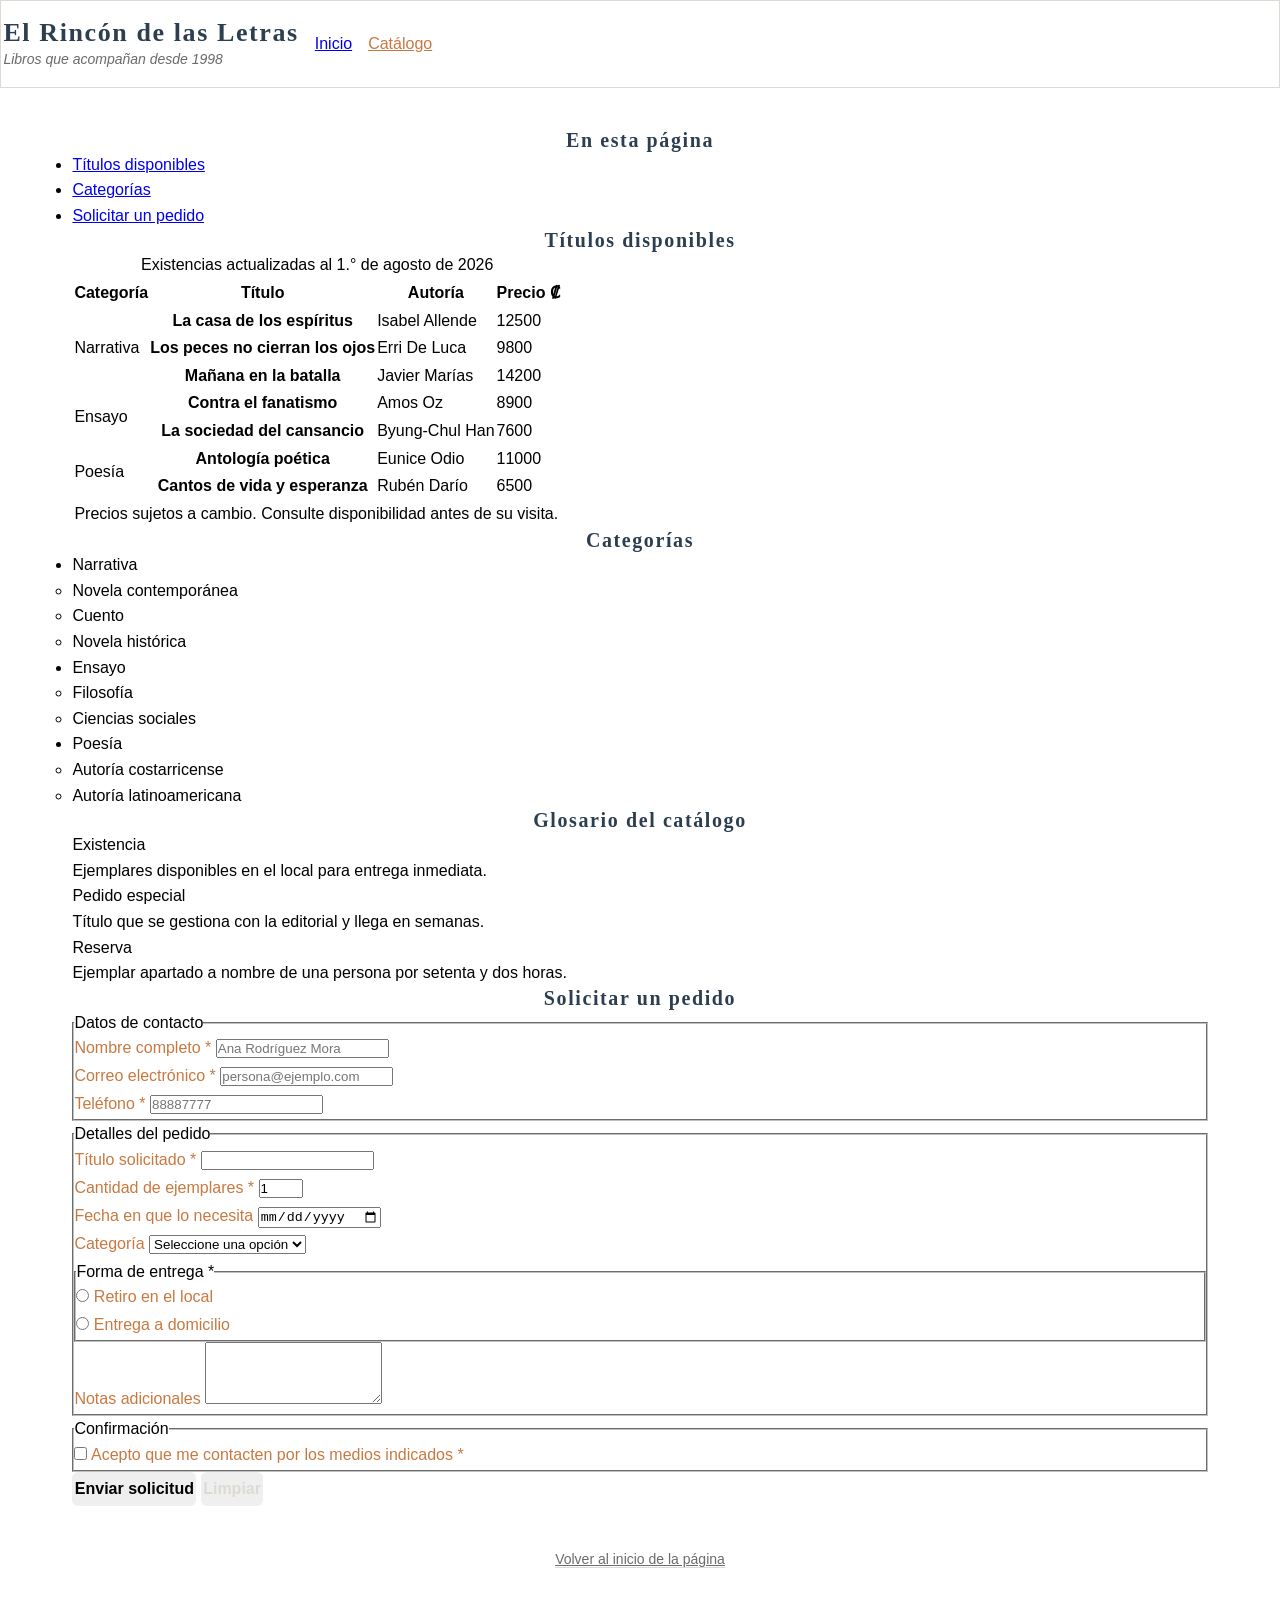
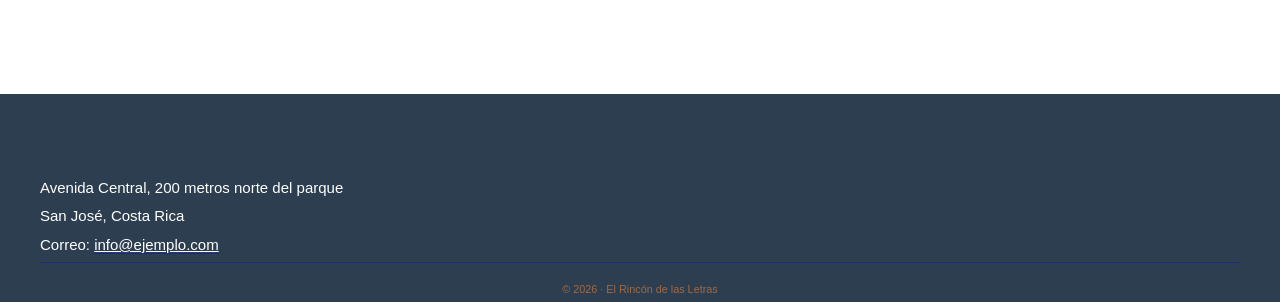
<file: ac2-css/catalogo.html>
<!DOCTYPE html>
<html lang="es">

<head>
  <meta charset="UTF-8">
  <meta name="viewport" content="width=device-width, initial-scale=1.0">
  <meta name="author" content="Naomi Yariela Cantillo Mata">
  <meta name="description" content="Catálogo de títulos disponibles y formulario de pedido.">
  <meta name="keywords" content="catálogo, libros, pedido, librería">

  <title>Catálogo | El Rincón de las Letras</title>

  <link rel="icon" href="recursos/favicon.png" type="image/png">
  <link rel="stylesheet" href="css/estilos.css">

  <!--AQUÍ SE ENLAZA LA HOJA DE ESTILOS QUE USTED DEBE CREAR.
       El archivo debe llamarse  css/estilos.css -->

</head>

<body>

  <!--CABECERA · idéntica a la de index.html-->
  <header id="cabecera">
    <div class="marca">
      <h1>El Rincón de las Letras</h1>
      <p class="lema">Libros que acompañan desde 1998</p>
    </div>

    <nav class="menu-principal">
      <ul>
        <li><a href="index.html">Inicio</a></li>
        <li><a href="catalogo.html" class="enlace-activo">Catálogo</a></li>
      </ul>
    </nav>
  </header>

  <!--CONTENIDO PRINCIPAL-->
  <main id="contenido">

    <!-- Índice interno con anclas -->
    <nav class="indice">
      <h2>En esta página</h2>
      <ul>
        <li><a href="#existencias">Títulos disponibles</a></li>
        <li><a href="#categorias">Categorías</a></li>
        <li><a href="#pedido">Solicitar un pedido</a></li>
      </ul>
    </nav>

    <!-- LA TABLA -->
    <section id="existencias">
      <h2>Títulos disponibles</h2>

      <table class="tabla-catalogo">
        <caption>Existencias actualizadas al 1.° de agosto de 2026</caption>

        <thead>
          <tr>
            <th scope="col">Categoría</th>
            <th scope="col">Título</th>
            <th scope="col">Autoría</th>
            <th scope="col">Precio ₡</th>
          </tr>
        </thead>

        <tbody>
          <tr>
            <td rowspan="3">Narrativa</td>
            <th scope="row">La casa de los espíritus</th>
            <td>Isabel Allende</td>
            <td>12500</td>
          </tr>
          <tr>
            <th scope="row">Los peces no cierran los ojos</th>
            <td>Erri De Luca</td>
            <td>9800</td>
          </tr>
          <tr>
            <th scope="row">Mañana en la batalla</th>
            <td>Javier Marías</td>
            <td>14200</td>
          </tr>

          <tr>
            <td rowspan="2">Ensayo</td>
            <th scope="row">Contra el fanatismo</th>
            <td>Amos Oz</td>
            <td>8900</td>
          </tr>
          <tr>
            <th scope="row">La sociedad del cansancio</th>
            <td>Byung-Chul Han</td>
            <td>7600</td>
          </tr>

          <tr>
            <td rowspan="2">Poesía</td>
            <th scope="row">Antología poética</th>
            <td>Eunice Odio</td>
            <td>11000</td>
          </tr>
          <tr>
            <th scope="row">Cantos de vida y esperanza</th>
            <td>Rubén Darío</td>
            <td>6500</td>
          </tr>
        </tbody>

        <tfoot>
          <tr>
            <td colspan="4">
              Precios sujetos a cambio. Consulte disponibilidad antes de su visita.
            </td>
          </tr>
        </tfoot>
      </table>
    </section>

    <!-- LISTAS -->
    <section id="categorias">
      <h2>Categorías</h2>

      <ul class="lista-categorias">
        <li>Narrativa
          <ul>
            <li>Novela contemporánea</li>
            <li>Cuento</li>
            <li>Novela histórica</li>
          </ul>
        </li>
        <li>Ensayo
          <ul>
            <li>Filosofía</li>
            <li>Ciencias sociales</li>
          </ul>
        </li>
        <li>Poesía
          <ul>
            <li>Autoría costarricense</li>
            <li>Autoría latinoamericana</li>
          </ul>
        </li>
      </ul>

      <h3>Glosario del catálogo</h3>
      <dl class="glosario">
        <dt>Existencia</dt>
        <dd>Ejemplares disponibles en el local para entrega inmediata.</dd>

        <dt>Pedido especial</dt>
        <dd>Título que se gestiona con la editorial y llega en semanas.</dd>

        <dt>Reserva</dt>
        <dd>Ejemplar apartado a nombre de una persona por setenta y dos horas.</dd>
      </dl>
    </section>

    <!-- EL FORMULARIO -->
    <section id="pedido">
      <h2>Solicitar un pedido</h2>

      <form action="#" method="post" class="formulario-pedido">

        <fieldset class="grupo-campos">
          <legend>Datos de contacto</legend>

          <p class="campo">
            <label for="nombre">Nombre completo *</label>
            <input type="text" id="nombre" name="nombre"
                   required minlength="3" maxlength="60"
                   placeholder="Ana Rodríguez Mora">
          </p>

          <p class="campo">
            <label for="correo">Correo electrónico *</label>
            <input type="email" id="correo" name="correo" required
                   placeholder="persona@ejemplo.com">
          </p>

          <p class="campo">
            <label for="telefono">Teléfono *</label>
            <input type="tel" id="telefono" name="telefono"
                   required pattern="[0-9]{8}"
                   title="Ocho dígitos, sin espacios ni guiones"
                   placeholder="88887777">
          </p>
        </fieldset>

        <fieldset class="grupo-campos">
          <legend>Detalles del pedido</legend>

          <p class="campo">
            <label for="titulo">Título solicitado *</label>
            <input type="text" id="titulo" name="titulo" required>
          </p>

          <p class="campo">
            <label for="cantidad">Cantidad de ejemplares *</label>
            <input type="number" id="cantidad" name="cantidad"
                   required min="1" max="10" step="1" value="1">
          </p>

          <p class="campo">
            <label for="fecha">Fecha en que lo necesita</label>
            <input type="date" id="fecha" name="fecha">
          </p>

          <p class="campo">
            <label for="categoria">Categoría</label>
            <select id="categoria" name="categoria">
              <option value="">Seleccione una opción</option>
              <option value="narrativa">Narrativa</option>
              <option value="ensayo">Ensayo</option>
              <option value="poesia">Poesía</option>
              <option value="otra">Otra</option>
            </select>
          </p>

          <fieldset class="grupo-opciones">
            <legend>Forma de entrega *</legend>
            <p class="opcion">
              <input type="radio" id="local" name="entrega" value="local" required>
              <label for="local">Retiro en el local</label>
            </p>
            <p class="opcion">
              <input type="radio" id="domicilio" name="entrega" value="domicilio">
              <label for="domicilio">Entrega a domicilio</label>
            </p>
          </fieldset>

          <p class="campo">
            <label for="notas">Notas adicionales</label>
            <textarea id="notas" name="notas" rows="4" maxlength="300"></textarea>
          </p>
        </fieldset>

        <fieldset class="grupo-campos">
          <legend>Confirmación</legend>
          <p class="opcion">
            <input type="checkbox" id="acepto" name="acepto" required>
            <label for="acepto">Acepto que me contacten por los medios indicados *</label>
          </p>
        </fieldset>

        <p class="grupo-botones">
          <button type="submit" class="boton boton-principal">Enviar solicitud</button>
          <button type="reset" class="boton boton-secundario">Limpiar</button>
        </p>

      </form>
    </section>

    <p class="volver"><a href="#cabecera">Volver al inicio de la página</a></p>

  </main>

  <!-- PIE · idéntico al de index.html -->
  <footer id="pie">
    <div class="pie-contenido">
      <address class="datos-contacto">
        Avenida Central, 200 metros norte del parque<br>
        San José, Costa Rica<br>
        Correo: <a href="mailto:info@ejemplo.com">info@ejemplo.com</a>
      </address>

      <p class="creditos"><small>&copy; 2026 · El Rincón de las Letras</small></p>
    </div>
  </footer>

</body>

</html>
</file>
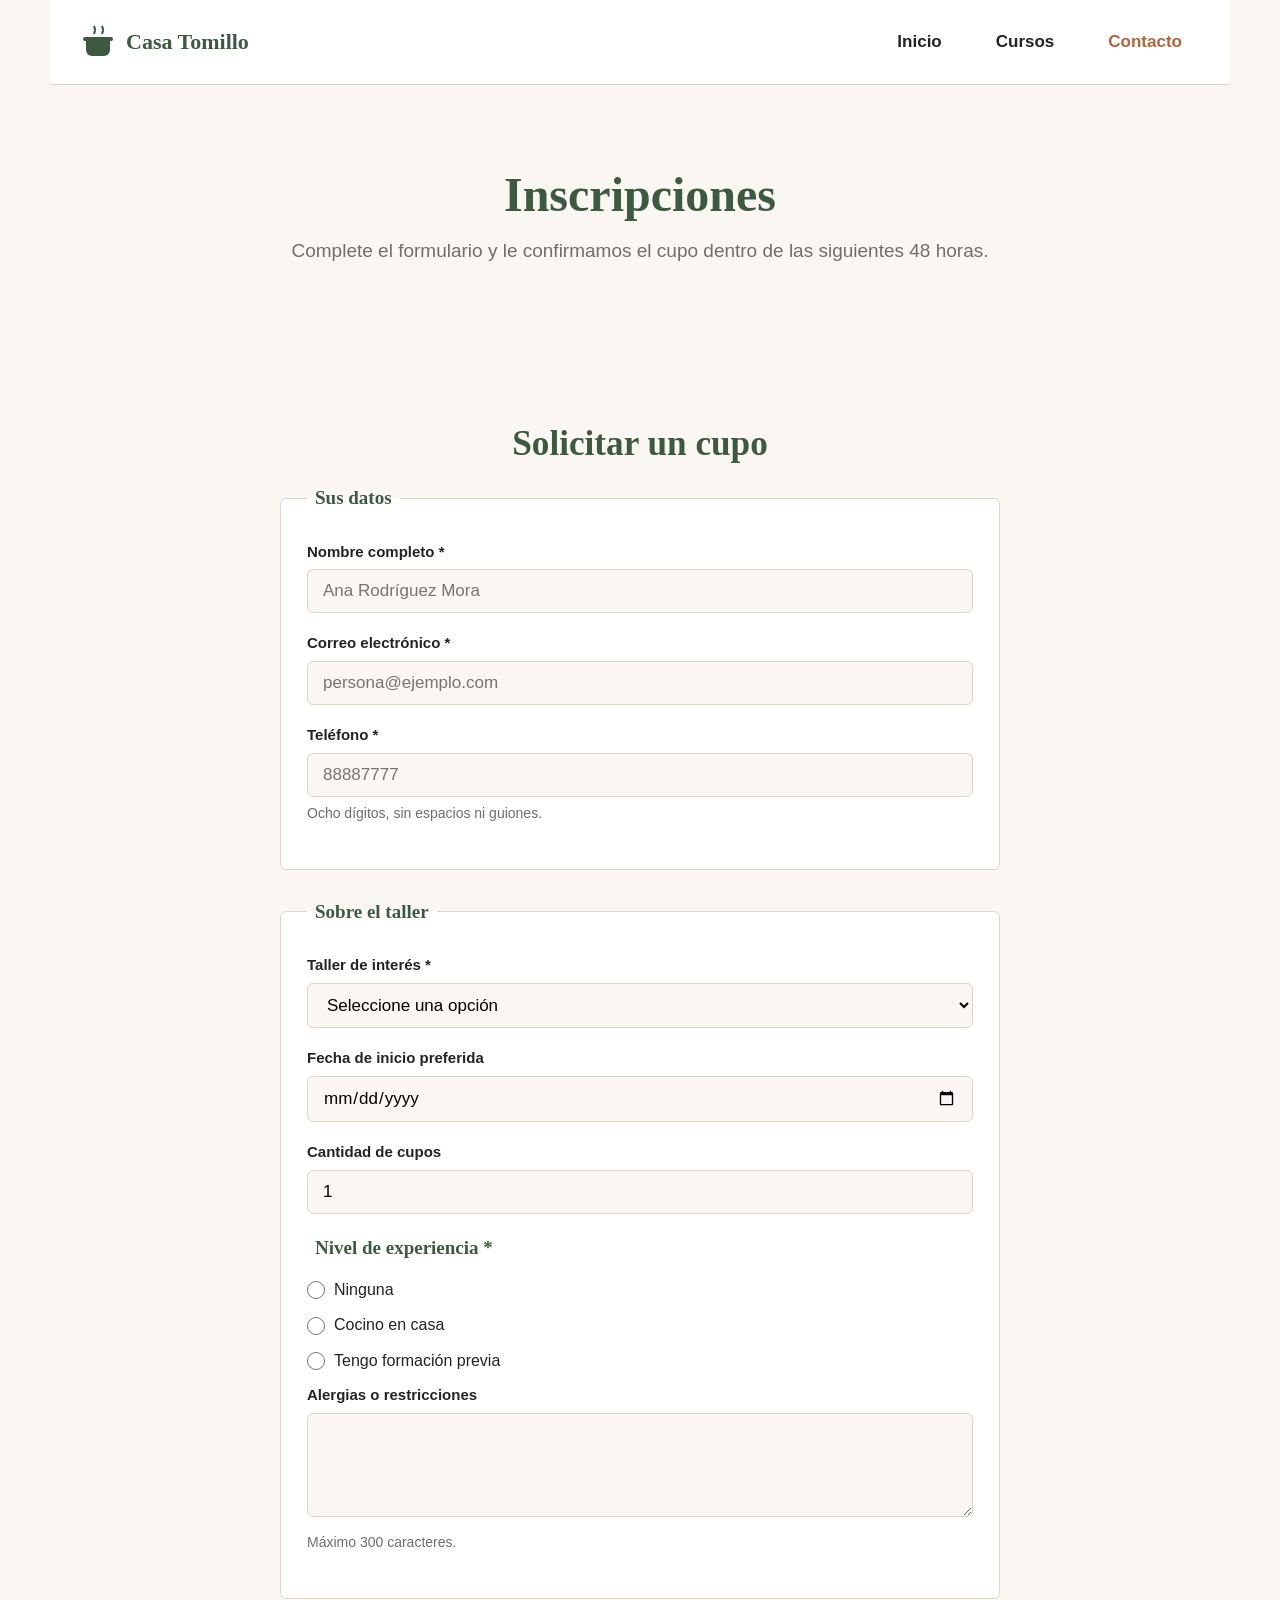
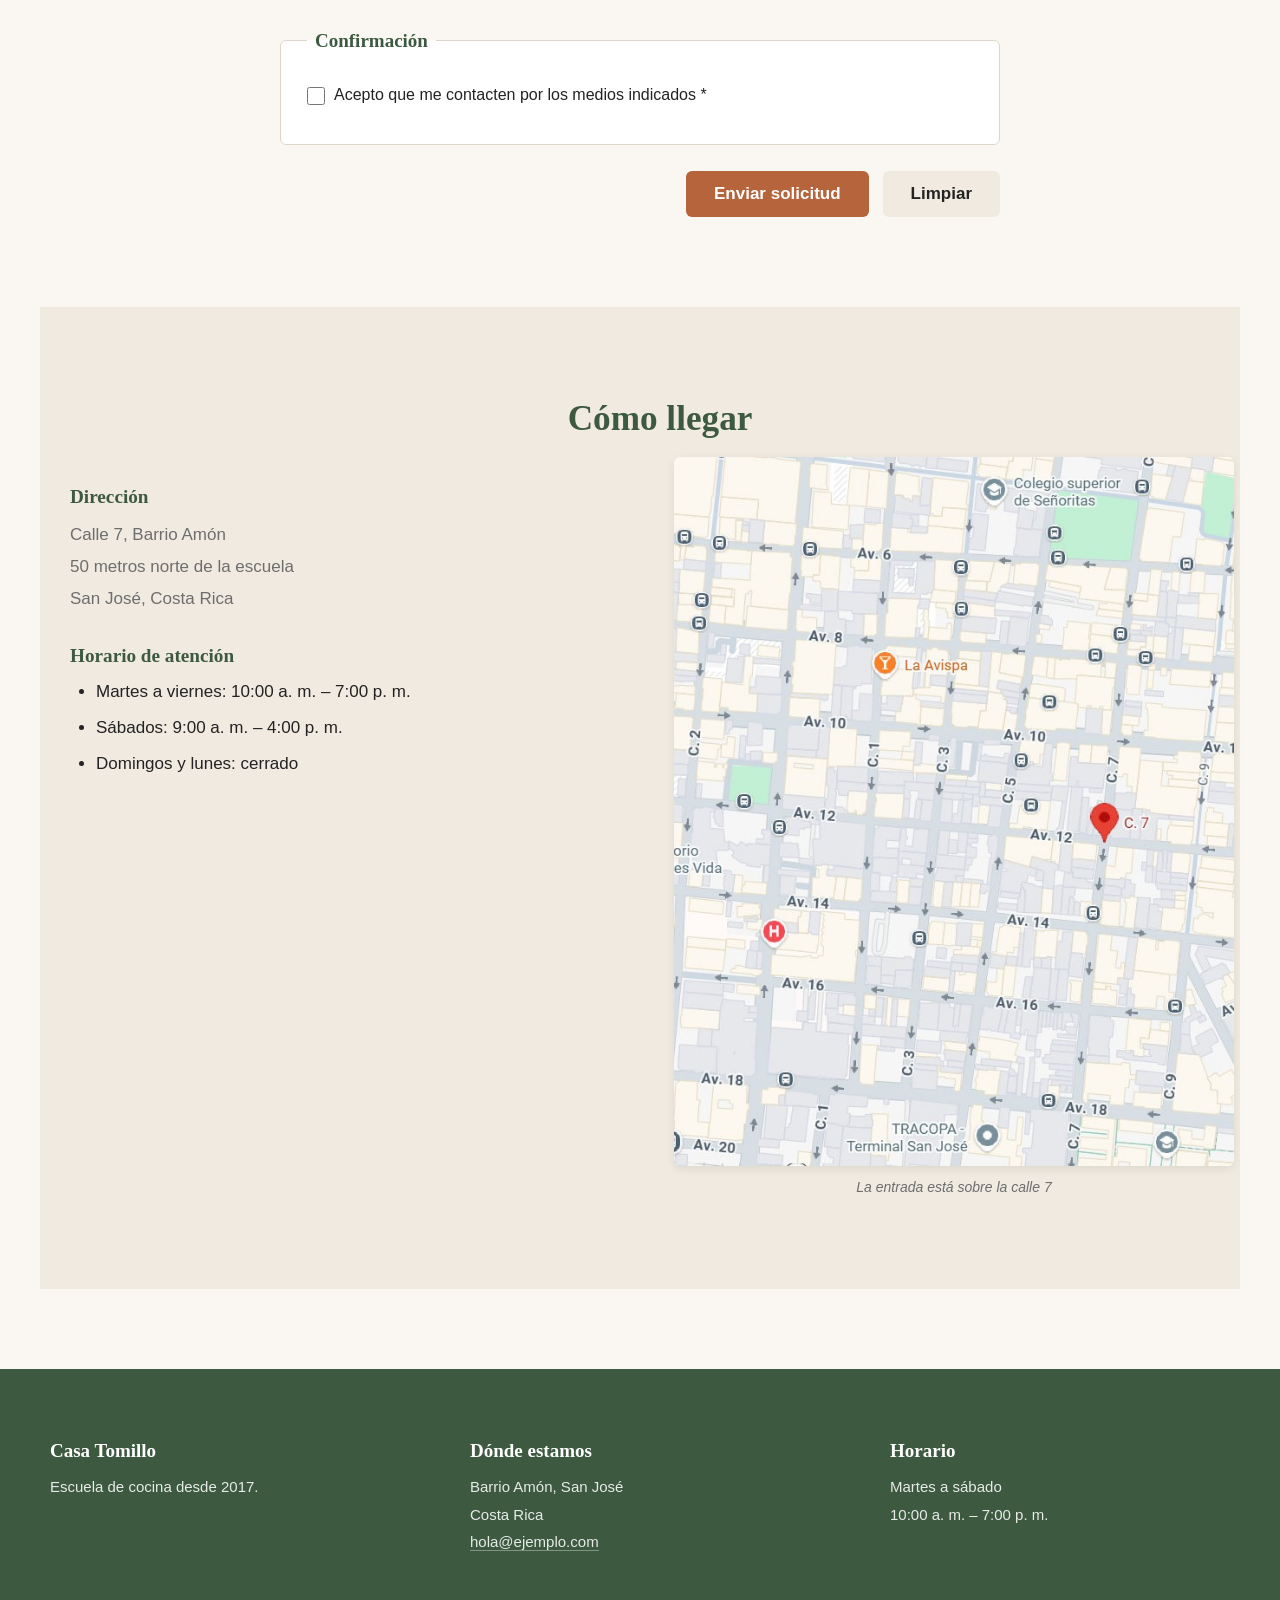
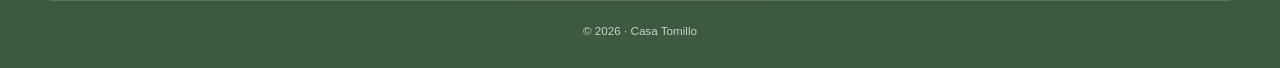
<file: ac3-responsive/contacto.html>
<!DOCTYPE html>
<html lang="es">

<head>
  <meta charset="UTF-8">
  <meta name="author" content="Naomi Yariela Cantillo Mata">
  <meta name="description" content="Inscríbase en un taller de Casa Tomillo: formulario y datos de contacto.">
  <meta name="keywords" content="contacto, inscripción, talleres, cocina">
  <meta name="viewpot" content="width=device-width, initial-scale= 1.0">

  <title>Contacto | Casa Tomillo</title>

  <link rel="icon" href="recursos/favicon.png" type="image/png">
  <link rel="stylesheet" href="css/estilos.css">
</head>

<body>

  <header id="cabecera" class="cabecera">

    <a href="index.html" class="marca">
      <svg class="marca-icono" width="36" height="36" viewBox="0 0 36 36"
           xmlns="http://www.w3.org/2000/svg" role="img"
           aria-label="Logo de Casa Tomillo: una olla con vapor">
        <path d="M6 16 h24 v10 a6 6 0 0 1 -6 6 h-12 a6 6 0 0 1 -6 -6 z" fill="currentColor"/>
        <rect x="3" y="13" width="30" height="4" rx="2" fill="currentColor"/>
        <path d="M14 10 q2 -4 0 -8" stroke="currentColor" stroke-width="2" fill="none"/>
        <path d="M22 10 q2 -4 0 -8" stroke="currentColor" stroke-width="2" fill="none"/>
      </svg>
      <span class="marca-texto">Casa Tomillo</span>
    </a>

    <nav class="navegacion" aria-label="Navegación principal">
      <ul class="menu">
        <li><a href="index.html" class="menu-enlace">Inicio</a></li>
        <li><a href="cursos.html" class="menu-enlace">Cursos</a></li>
        <li><a href="contacto.html" class="menu-enlace activo">Contacto</a></li>
      </ul>
    </nav>

  </header>

  <main id="contenido">

    <section id="intro" class="pagina-encabezado">
      <h1 class="pagina-titulo">Inscripciones</h1>
      <p class="pagina-bajada">
        Complete el formulario y le confirmamos el cupo dentro de las
        siguientes 48 horas.
      </p>
    </section>

    <!-- ═══ EL FORMULARIO ═══ -->
    <section id="inscripcion" class="seccion">
      <h2 class="seccion-titulo">Solicitar un cupo</h2>

      <form action="#" method="post" class="formulario">

        <fieldset class="grupo">
          <legend class="grupo-titulo">Sus datos</legend>

          <p class="campo">
            <label for="nombre" class="campo-etiqueta">Nombre completo *</label>
            <input type="text" id="nombre" name="nombre" class="campo-entrada"
                   required minlength="3" maxlength="60"
                   placeholder="Ana Rodríguez Mora">
          </p>

          <p class="campo">
            <label for="correo" class="campo-etiqueta">Correo electrónico *</label>
            <input type="email" id="correo" name="correo" class="campo-entrada"
                   required placeholder="persona@ejemplo.com">
          </p>

          <p class="campo">
            <label for="telefono" class="campo-etiqueta">Teléfono *</label>
            <input type="tel" id="telefono" name="telefono" class="campo-entrada"
                   required pattern="[0-9]{8}"
                   title="Ocho dígitos, sin espacios ni guiones"
                   placeholder="88887777">
            <small class="campo-ayuda">Ocho dígitos, sin espacios ni guiones.</small>
          </p>
        </fieldset>

        <fieldset class="grupo">
          <legend class="grupo-titulo">Sobre el taller</legend>

          <p class="campo">
            <label for="taller" class="campo-etiqueta">Taller de interés *</label>
            <select id="taller" name="taller" class="campo-entrada" required>
              <option value="">Seleccione una opción</option>
              <option value="cocina">Cocina de la casa</option>
              <option value="panaderia">Panadería</option>
              <option value="reposteria">Repostería</option>
            </select>
          </p>

          <p class="campo">
            <label for="inicio" class="campo-etiqueta">Fecha de inicio preferida</label>
            <input type="date" id="inicio" name="inicio" class="campo-entrada">
          </p>

          <p class="campo">
            <label for="personas" class="campo-etiqueta">Cantidad de cupos</label>
            <input type="number" id="personas" name="personas" class="campo-entrada"
                   min="1" max="8" step="1" value="1">
          </p>

          <fieldset class="grupo-opciones">
            <legend class="grupo-titulo">Nivel de experiencia *</legend>
            <p class="opcion">
              <input type="radio" id="ninguna" name="nivel" value="ninguna"
                     class="opcion-marca" required>
              <label for="ninguna" class="opcion-etiqueta">Ninguna</label>
            </p>
            <p class="opcion">
              <input type="radio" id="basica" name="nivel" value="basica" class="opcion-marca">
              <label for="basica" class="opcion-etiqueta">Cocino en casa</label>
            </p>
            <p class="opcion">
              <input type="radio" id="avanzada" name="nivel" value="avanzada" class="opcion-marca">
              <label for="avanzada" class="opcion-etiqueta">Tengo formación previa</label>
            </p>
          </fieldset>

          <p class="campo">
            <label for="alergias" class="campo-etiqueta">Alergias o restricciones</label>
            <textarea id="alergias" name="alergias" class="campo-entrada"
                      rows="4" maxlength="300"></textarea>
            <small class="campo-ayuda">Máximo 300 caracteres.</small>
          </p>
        </fieldset>

        <fieldset class="grupo">
          <legend class="grupo-titulo">Confirmación</legend>
          <p class="opcion">
            <input type="checkbox" id="acepto" name="acepto" class="opcion-marca" required>
            <label for="acepto" class="opcion-etiqueta">
              Acepto que me contacten por los medios indicados *
            </label>
          </p>
        </fieldset>

        <p class="fila-botones">
          <button type="submit" class="boton boton-principal">Enviar solicitud</button>
          <button type="reset" class="boton boton-secundario">Limpiar</button>
        </p>

      </form>
    </section>

    <!-- ═══ UBICACIÓN ═══ -->
    <section id="ubicacion" class="seccion seccion-alterna">
      <h2 class="seccion-titulo">Cómo llegar</h2>

      <div class="dos-columnas">

        <div class="columna">
          <h3 class="subtitulo">Dirección</h3>
          <address class="direccion">
            Calle 7, Barrio Amón<br>
            50 metros norte de la escuela<br>
            San José, Costa Rica
          </address>

          <h3 class="subtitulo">Horario de atención</h3>
          <ul class="lista-horario">
            <li>Martes a viernes: 10:00 a. m. – 7:00 p. m.</li>
            <li>Sábados: 9:00 a. m. – 4:00 p. m.</li>
            <li>Domingos y lunes: cerrado</li>
          </ul>
        </div>

        <figure class="columna-figura">
           <source media="(min-width: 1024)" srcset="recursos/Fachada-mapa-Grande.jpg">
           <source media="(min-width:400)" srcset="recursos/Fachada-mapa-Pequeña.jpg">
          <img src="recursos/Fachada-mapa-Grande.jpg"
               alt="Fachada de la escuela con su rótulo de madera"
               width="1200" height="900">
          <figcaption class="figura-pie">La entrada está sobre la calle 7</figcaption>
        </figure>

      </div>
    </section>

  </main>

  <footer id="pie" class="pie">
    <div class="pie-columnas">

      <div class="pie-bloque">
        <h2 class="pie-titulo">Casa Tomillo</h2>
        <p class="pie-texto">Escuela de cocina desde 2017.</p>
      </div>

      <div class="pie-bloque">
        <h2 class="pie-titulo">Dónde estamos</h2>
        <address class="pie-datos">
          Barrio Amón, San José<br>
          Costa Rica<br>
          <a href="mailto:hola@ejemplo.com" class="pie-enlace">hola@ejemplo.com</a>
        </address>
      </div>

      <div class="pie-bloque">
        <h2 class="pie-titulo">Horario</h2>
        <p class="pie-texto">
          Martes a sábado<br>
          10:00 a. m. – 7:00 p. m.
        </p>
      </div>

    </div>

    <p class="pie-creditos"><small>&copy; 2026 · Casa Tomillo</small></p>
  </footer>

</body>

</html>
</file>
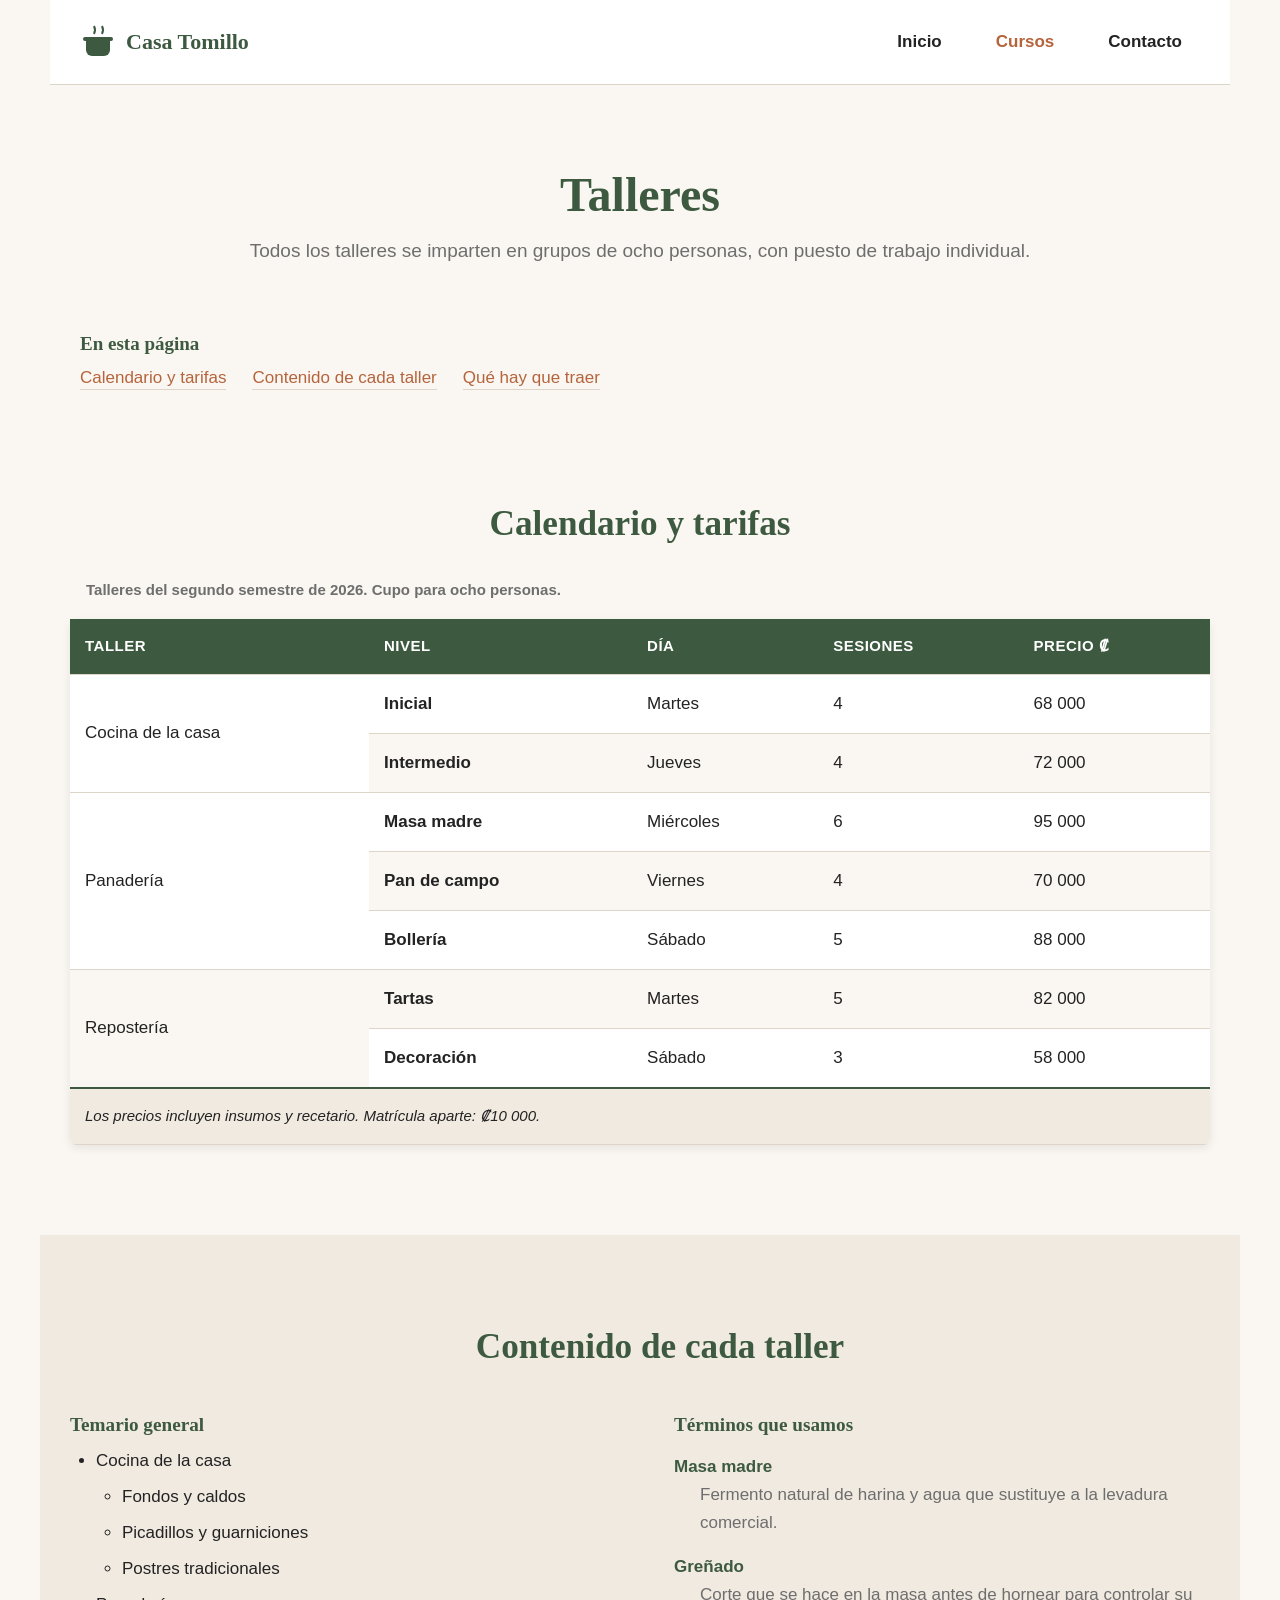
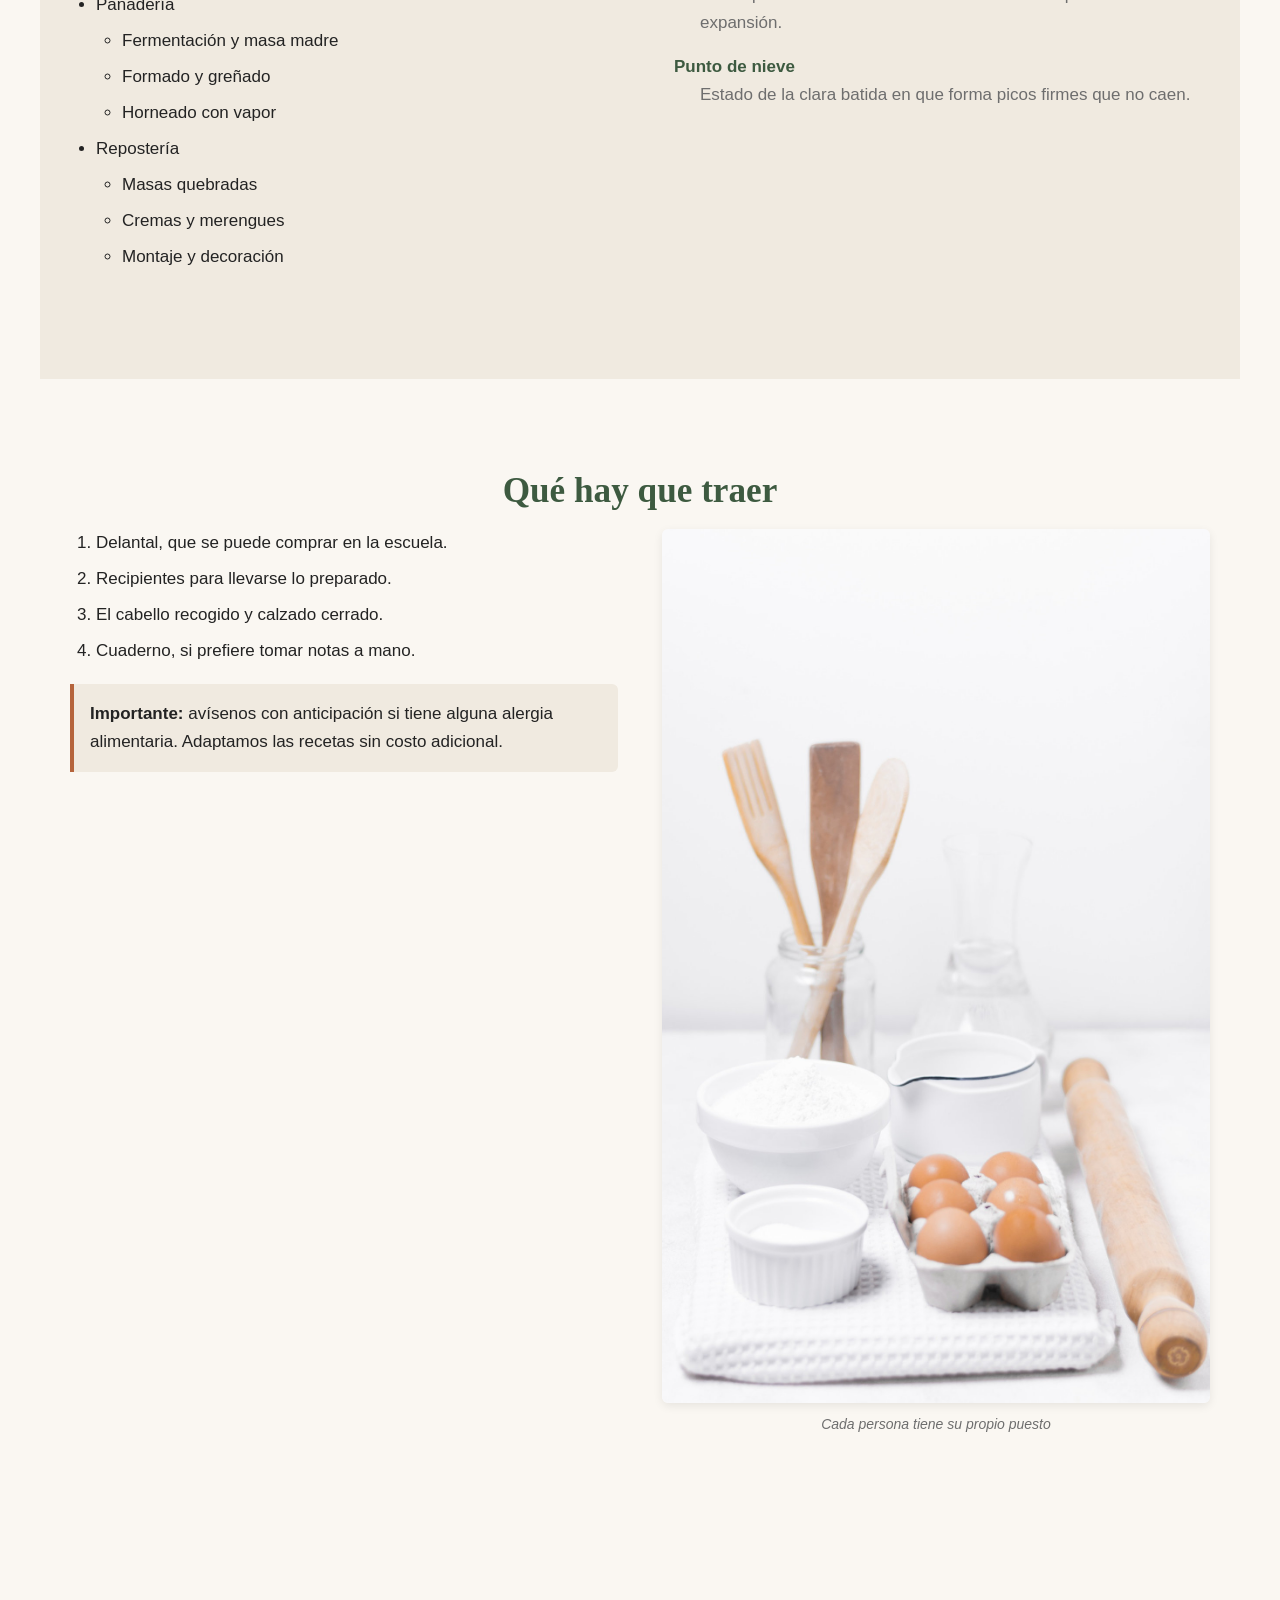
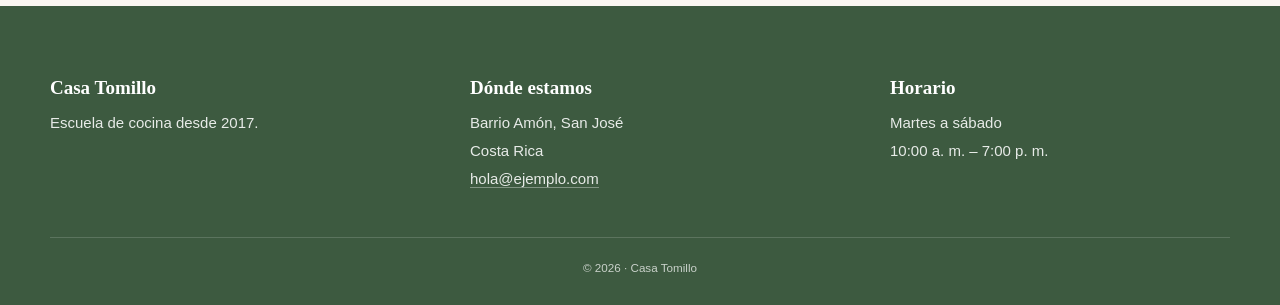
<file: ac3-responsive/cursos.html>
<!DOCTYPE html>
<html lang="es">

<head>
  <meta charset="UTF-8">
  <meta name="author" content="Naomi Yariela Cantillo Mata">
  <meta name="description" content="Talleres de cocina, panadería y repostería: contenidos, horarios y tarifas.">
  <meta name="keywords" content="talleres, cursos, cocina, panadería, repostería">
  <meta name="viewpot" content="width=device-width, initial-scale= 1.0">

  <title>Cursos | Casa Tomillo</title>

  <link rel="icon" href="recursos/favicon.png" type="image/png">
  <link rel="stylesheet" href="css/estilos.css">
</head>

<body>

  <header id="cabecera" class="cabecera">

    <a href="index.html" class="marca">
      <svg class="marca-icono" width="36" height="36" viewBox="0 0 36 36"
           xmlns="http://www.w3.org/2000/svg" role="img"
           aria-label="Logo de Casa Tomillo: una olla con vapor">
        <path d="M6 16 h24 v10 a6 6 0 0 1 -6 6 h-12 a6 6 0 0 1 -6 -6 z" fill="currentColor"/>
        <rect x="3" y="13" width="30" height="4" rx="2" fill="currentColor"/>
        <path d="M14 10 q2 -4 0 -8" stroke="currentColor" stroke-width="2" fill="none"/>
        <path d="M22 10 q2 -4 0 -8" stroke="currentColor" stroke-width="2" fill="none"/>
      </svg>
      <span class="marca-texto">Casa Tomillo</span>
    </a>

    <nav class="navegacion" aria-label="Navegación principal">
      <ul class="menu">
        <li><a href="index.html" class="menu-enlace">Inicio</a></li>
        <li><a href="cursos.html" class="menu-enlace activo">Cursos</a></li>
        <li><a href="contacto.html" class="menu-enlace">Contacto</a></li>
      </ul>
    </nav>

  </header>

  <main id="contenido">

    <section id="intro" class="pagina-encabezado">
      <h1 class="pagina-titulo">Talleres</h1>
      <p class="pagina-bajada">
        Todos los talleres se imparten en grupos de ocho personas, con puesto
        de trabajo individual.
      </p>
    </section>

    <!-- ═══ ÍNDICE INTERNO ═══ -->
    <nav class="indice" aria-label="Contenido de la página">
      <h2 class="indice-titulo">En esta página</h2>
      <ul class="indice-lista">
        <li><a href="#calendario">Calendario y tarifas</a></li>
        <li><a href="#contenidos">Contenido de cada taller</a></li>
        <li><a href="#requisitos">Qué hay que traer</a></li>
      </ul>
    </nav>

    <!-- ═══ LA TABLA ═══ -->
    <section id="calendario" class="seccion">
      <h2 class="seccion-titulo">Calendario y tarifas</h2>

      <table class="tabla">
        <caption class="tabla-titulo">
          Talleres del segundo semestre de 2026. Cupo para ocho personas.
        </caption>

        <thead>
          <tr>
            <th scope="col">Taller</th>
            <th scope="col">Nivel</th>
            <th scope="col">Día</th>
            <th scope="col">Sesiones</th>
            <th scope="col">Precio ₡</th>
          </tr>
        </thead>

        <tbody>
          <tr>
            <td rowspan="2">Cocina de la casa</td>
            <th scope="row">Inicial</th>
            <td>Martes</td>
            <td>4</td>
            <td>68 000</td>
          </tr>
          <tr>
            <th scope="row">Intermedio</th>
            <td>Jueves</td>
            <td>4</td>
            <td>72 000</td>
          </tr>

          <tr>
            <td rowspan="3">Panadería</td>
            <th scope="row">Masa madre</th>
            <td>Miércoles</td>
            <td>6</td>
            <td>95 000</td>
          </tr>
          <tr>
            <th scope="row">Pan de campo</th>
            <td>Viernes</td>
            <td>4</td>
            <td>70 000</td>
          </tr>
          <tr>
            <th scope="row">Bollería</th>
            <td>Sábado</td>
            <td>5</td>
            <td>88 000</td>
          </tr>

          <tr>
            <td rowspan="2">Repostería</td>
            <th scope="row">Tartas</th>
            <td>Martes</td>
            <td>5</td>
            <td>82 000</td>
          </tr>
          <tr>
            <th scope="row">Decoración</th>
            <td>Sábado</td>
            <td>3</td>
            <td>58 000</td>
          </tr>
        </tbody>

        <tfoot>
          <tr>
            <td colspan="5">
              Los precios incluyen insumos y recetario. Matrícula aparte: ₡10 000.
            </td>
          </tr>
        </tfoot>
      </table>
    </section>

    <!-- ═══ LISTAS ═══ -->
    <section id="contenidos" class="seccion seccion-alterna">
      <h2 class="seccion-titulo">Contenido de cada taller</h2>

      <div class="dos-columnas">

        <div class="columna">
          <h3 class="subtitulo">Temario general</h3>
          <ul class="lista-temario">
            <li>Cocina de la casa
              <ul>
                <li>Fondos y caldos</li>
                <li>Picadillos y guarniciones</li>
                <li>Postres tradicionales</li>
              </ul>
            </li>
            <li>Panadería
              <ul>
                <li>Fermentación y masa madre</li>
                <li>Formado y greñado</li>
                <li>Horneado con vapor</li>
              </ul>
            </li>
            <li>Repostería
              <ul>
                <li>Masas quebradas</li>
                <li>Cremas y merengues</li>
                <li>Montaje y decoración</li>
              </ul>
            </li>
          </ul>
        </div>

        <div class="columna">
          <h3 class="subtitulo">Términos que usamos</h3>
          <dl class="glosario">
            <dt class="glosario-termino">Masa madre</dt>
            <dd class="glosario-definicion">
              Fermento natural de harina y agua que sustituye a la levadura comercial.
            </dd>

            <dt class="glosario-termino">Greñado</dt>
            <dd class="glosario-definicion">
              Corte que se hace en la masa antes de hornear para controlar su expansión.
            </dd>

            <dt class="glosario-termino">Punto de nieve</dt>
            <dd class="glosario-definicion">
              Estado de la clara batida en que forma picos firmes que no caen.
            </dd>
          </dl>
        </div>

      </div>
    </section>

    <!-- ═══ REQUISITOS ═══ -->
    <section id="requisitos" class="seccion">
      <h2 class="seccion-titulo">Qué hay que traer</h2>

      <div class="dos-columnas">

        <div class="columna">
          <ol class="lista-requisitos">
            <li>Delantal, que se puede comprar en la escuela.</li>
            <li>Recipientes para llevarse lo preparado.</li>
            <li>El cabello recogido y calzado cerrado.</li>
            <li>Cuaderno, si prefiere tomar notas a mano.</li>
          </ol>

          <p class="aviso-taller">
            <strong>Importante:</strong> avísenos con anticipación si tiene
            alguna alergia alimentaria. Adaptamos las recetas sin costo adicional.
          </p>
        </div>

        <figure class="columna-figura">
          <source media="(min-width: 1024)" srcset="recursos/fachada-Grande.jpg">
          <source media="(min-width:800)" srcset="recursos/fachada-Mediana.jpg">
          <source media="(min-width:400)" srcset="recursos/fachada-Pequeña.jpg">
          <img src="recursos/fachada-Grande.jpg"
               alt="Puesto de trabajo individual con utensilios ordenados"
               width="1200" height="900">
          <figcaption class="figura-pie">Cada persona tiene su propio puesto</figcaption>
        </figure>

      </div>
    </section>

  </main>

  <footer id="pie" class="pie">
    <div class="pie-columnas">

      <div class="pie-bloque">
        <h2 class="pie-titulo">Casa Tomillo</h2>
        <p class="pie-texto">Escuela de cocina desde 2017.</p>
      </div>

      <div class="pie-bloque">
        <h2 class="pie-titulo">Dónde estamos</h2>
        <address class="pie-datos">
          Barrio Amón, San José<br>
          Costa Rica<br>
          <a href="mailto:hola@ejemplo.com" class="pie-enlace">hola@ejemplo.com</a>
        </address>
      </div>

      <div class="pie-bloque">
        <h2 class="pie-titulo">Horario</h2>
        <p class="pie-texto">
          Martes a sábado<br>
          10:00 a. m. – 7:00 p. m.
        </p>
      </div>

    </div>

    <p class="pie-creditos"><small>&copy; 2026 · Casa Tomillo</small></p>
  </footer>

</body>

</html>
</file>
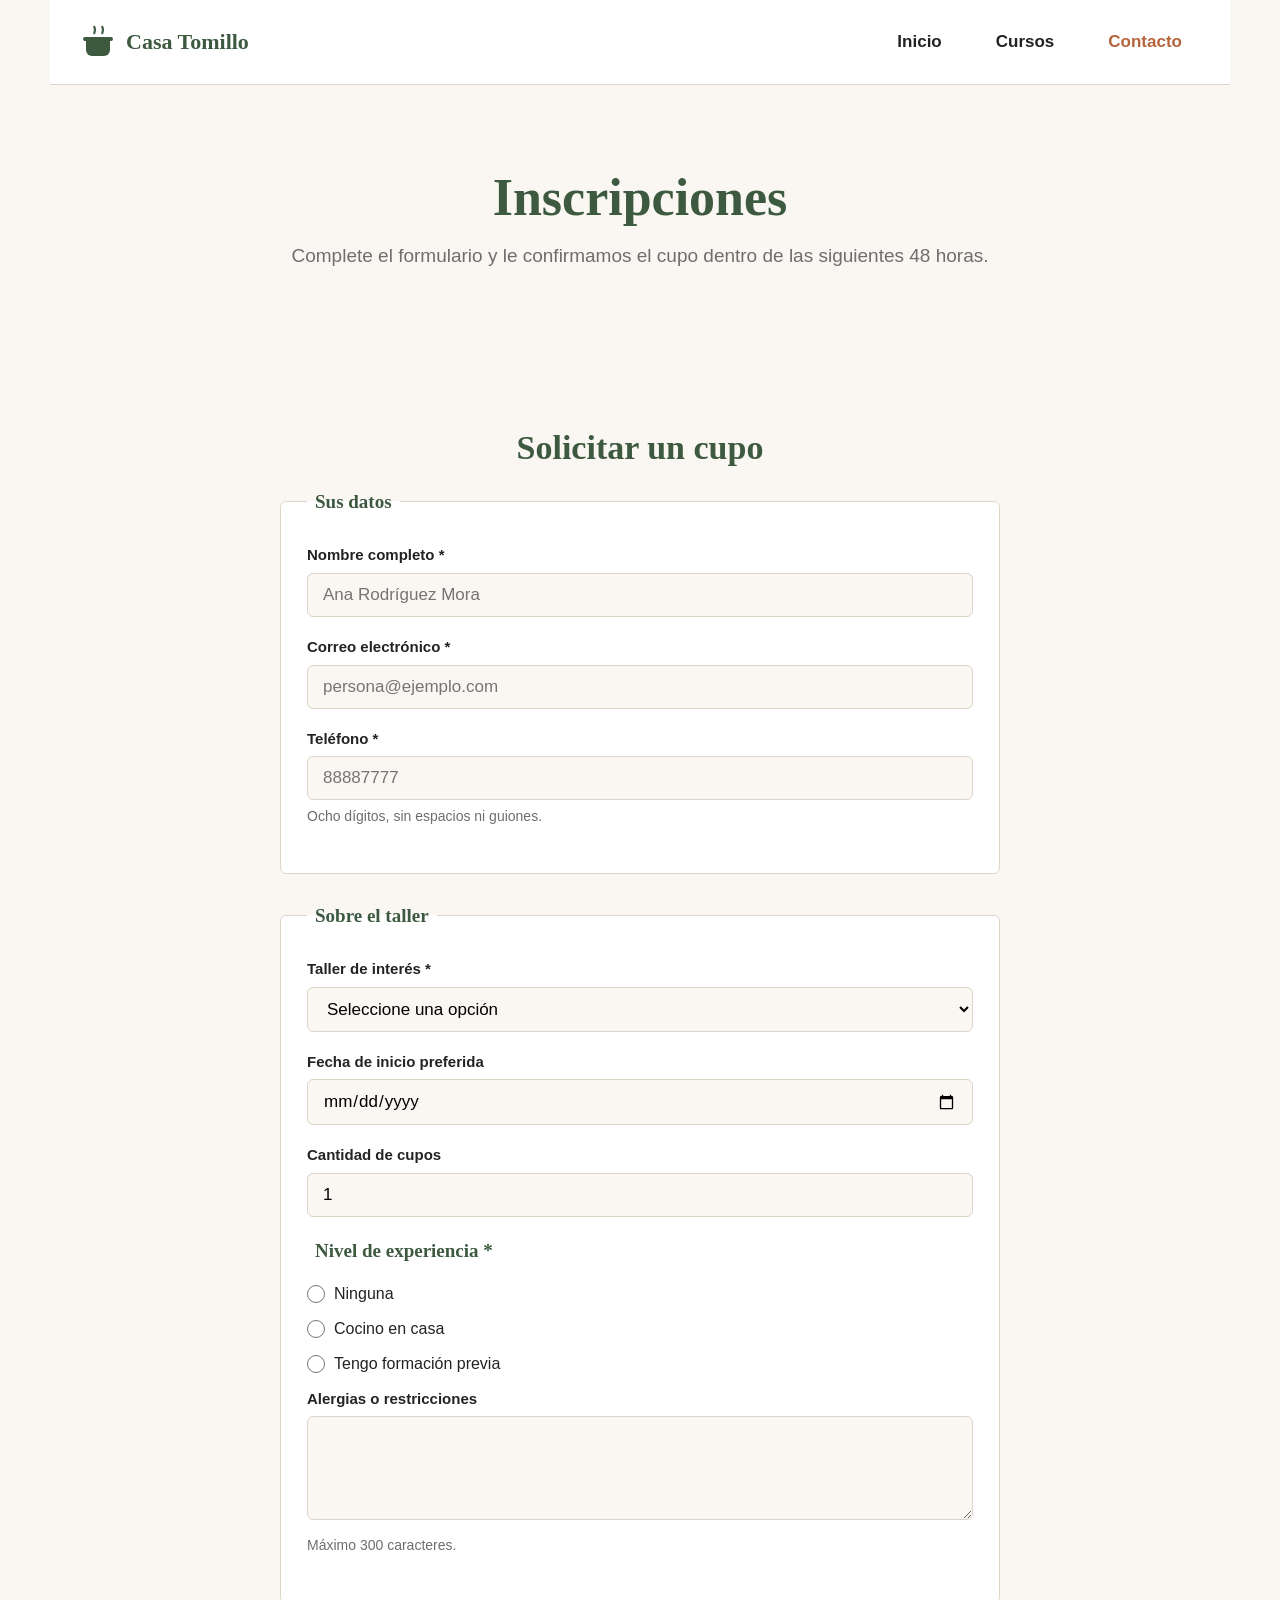
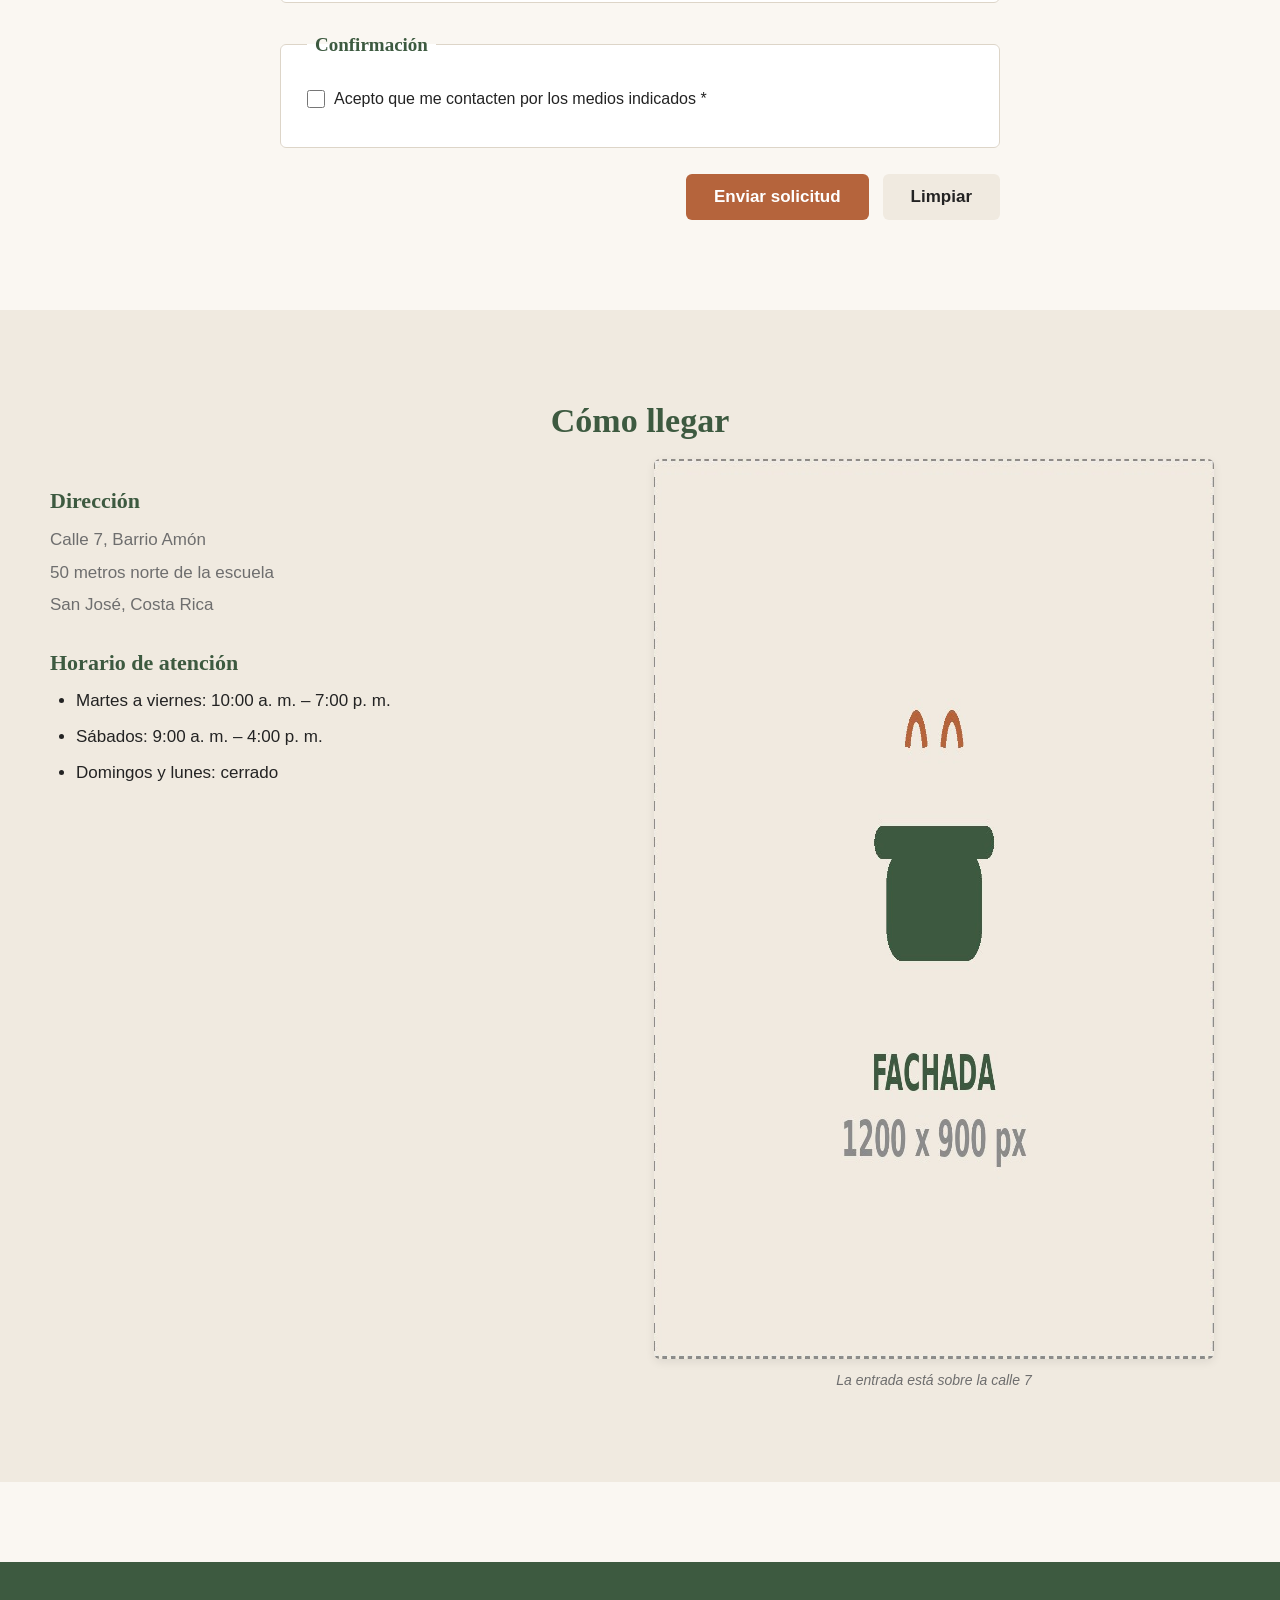
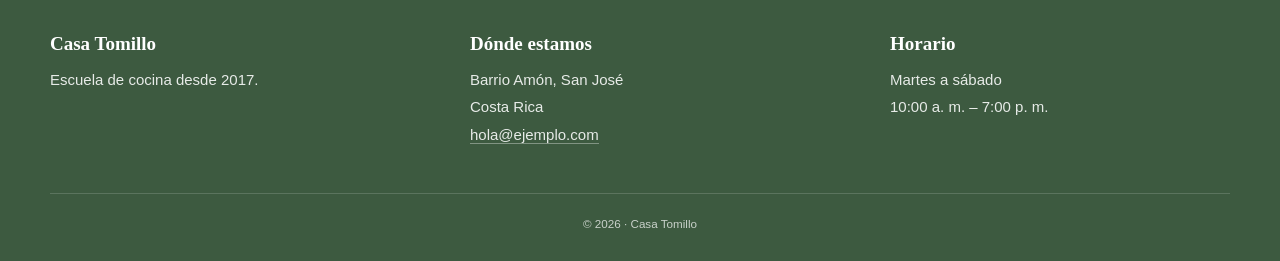
<file: ac3/contacto.html>
<!DOCTYPE html>
<html lang="es">

<head>
  <meta charset="UTF-8">
  <meta name="author" content="Naomi Yariela Cantillo Mata">
  <meta name="description" content="Inscríbase en un taller de Casa Tomillo: formulario y datos de contacto.">
  <meta name="keywords" content="contacto, inscripción, talleres, cocina">

  <title>Contacto | Casa Tomillo</title>

  <link rel="icon" href="recursos/favicon.png" type="image/png">
  <link rel="stylesheet" href="css/estilos.css">
</head>

<body>

  <header id="cabecera" class="cabecera">

    <a href="index.html" class="marca">
      <svg class="marca-icono" width="36" height="36" viewBox="0 0 36 36"
           xmlns="http://www.w3.org/2000/svg" role="img"
           aria-label="Logo de Casa Tomillo: una olla con vapor">
        <path d="M6 16 h24 v10 a6 6 0 0 1 -6 6 h-12 a6 6 0 0 1 -6 -6 z" fill="currentColor"/>
        <rect x="3" y="13" width="30" height="4" rx="2" fill="currentColor"/>
        <path d="M14 10 q2 -4 0 -8" stroke="currentColor" stroke-width="2" fill="none"/>
        <path d="M22 10 q2 -4 0 -8" stroke="currentColor" stroke-width="2" fill="none"/>
      </svg>
      <span class="marca-texto">Casa Tomillo</span>
    </a>

    <nav class="navegacion" aria-label="Navegación principal">
      <ul class="menu">
        <li><a href="index.html" class="menu-enlace">Inicio</a></li>
        <li><a href="cursos.html" class="menu-enlace">Cursos</a></li>
        <li><a href="contacto.html" class="menu-enlace activo">Contacto</a></li>
      </ul>
    </nav>

  </header>

  <main id="contenido">

    <section id="intro" class="pagina-encabezado">
      <h1 class="pagina-titulo">Inscripciones</h1>
      <p class="pagina-bajada">
        Complete el formulario y le confirmamos el cupo dentro de las
        siguientes 48 horas.
      </p>
    </section>

    <!-- ═══ EL FORMULARIO ═══ -->
    <section id="inscripcion" class="seccion">
      <h2 class="seccion-titulo">Solicitar un cupo</h2>

      <form action="#" method="post" class="formulario">

        <fieldset class="grupo">
          <legend class="grupo-titulo">Sus datos</legend>

          <p class="campo">
            <label for="nombre" class="campo-etiqueta">Nombre completo *</label>
            <input type="text" id="nombre" name="nombre" class="campo-entrada"
                   required minlength="3" maxlength="60"
                   placeholder="Ana Rodríguez Mora">
          </p>

          <p class="campo">
            <label for="correo" class="campo-etiqueta">Correo electrónico *</label>
            <input type="email" id="correo" name="correo" class="campo-entrada"
                   required placeholder="persona@ejemplo.com">
          </p>

          <p class="campo">
            <label for="telefono" class="campo-etiqueta">Teléfono *</label>
            <input type="tel" id="telefono" name="telefono" class="campo-entrada"
                   required pattern="[0-9]{8}"
                   title="Ocho dígitos, sin espacios ni guiones"
                   placeholder="88887777">
            <small class="campo-ayuda">Ocho dígitos, sin espacios ni guiones.</small>
          </p>
        </fieldset>

        <fieldset class="grupo">
          <legend class="grupo-titulo">Sobre el taller</legend>

          <p class="campo">
            <label for="taller" class="campo-etiqueta">Taller de interés *</label>
            <select id="taller" name="taller" class="campo-entrada" required>
              <option value="">Seleccione una opción</option>
              <option value="cocina">Cocina de la casa</option>
              <option value="panaderia">Panadería</option>
              <option value="reposteria">Repostería</option>
            </select>
          </p>

          <p class="campo">
            <label for="inicio" class="campo-etiqueta">Fecha de inicio preferida</label>
            <input type="date" id="inicio" name="inicio" class="campo-entrada">
          </p>

          <p class="campo">
            <label for="personas" class="campo-etiqueta">Cantidad de cupos</label>
            <input type="number" id="personas" name="personas" class="campo-entrada"
                   min="1" max="8" step="1" value="1">
          </p>

          <fieldset class="grupo-opciones">
            <legend class="grupo-titulo">Nivel de experiencia *</legend>
            <p class="opcion">
              <input type="radio" id="ninguna" name="nivel" value="ninguna"
                     class="opcion-marca" required>
              <label for="ninguna" class="opcion-etiqueta">Ninguna</label>
            </p>
            <p class="opcion">
              <input type="radio" id="basica" name="nivel" value="basica" class="opcion-marca">
              <label for="basica" class="opcion-etiqueta">Cocino en casa</label>
            </p>
            <p class="opcion">
              <input type="radio" id="avanzada" name="nivel" value="avanzada" class="opcion-marca">
              <label for="avanzada" class="opcion-etiqueta">Tengo formación previa</label>
            </p>
          </fieldset>

          <p class="campo">
            <label for="alergias" class="campo-etiqueta">Alergias o restricciones</label>
            <textarea id="alergias" name="alergias" class="campo-entrada"
                      rows="4" maxlength="300"></textarea>
            <small class="campo-ayuda">Máximo 300 caracteres.</small>
          </p>
        </fieldset>

        <fieldset class="grupo">
          <legend class="grupo-titulo">Confirmación</legend>
          <p class="opcion">
            <input type="checkbox" id="acepto" name="acepto" class="opcion-marca" required>
            <label for="acepto" class="opcion-etiqueta">
              Acepto que me contacten por los medios indicados *
            </label>
          </p>
        </fieldset>

        <p class="fila-botones">
          <button type="submit" class="boton boton-principal">Enviar solicitud</button>
          <button type="reset" class="boton boton-secundario">Limpiar</button>
        </p>

      </form>
    </section>

    <!-- ═══ UBICACIÓN ═══ -->
    <section id="ubicacion" class="seccion seccion-alterna">
      <h2 class="seccion-titulo">Cómo llegar</h2>

      <div class="dos-columnas">

        <div class="columna">
          <h3 class="subtitulo">Dirección</h3>
          <address class="direccion">
            Calle 7, Barrio Amón<br>
            50 metros norte de la escuela<br>
            San José, Costa Rica
          </address>

          <h3 class="subtitulo">Horario de atención</h3>
          <ul class="lista-horario">
            <li>Martes a viernes: 10:00 a. m. – 7:00 p. m.</li>
            <li>Sábados: 9:00 a. m. – 4:00 p. m.</li>
            <li>Domingos y lunes: cerrado</li>
          </ul>
        </div>

        <figure class="columna-figura">
          <img src="recursos/fachada.jpg"
               alt="Fachada de la escuela con su rótulo de madera"
               width="1200" height="900">
          <figcaption class="figura-pie">La entrada está sobre la calle 7</figcaption>
        </figure>

      </div>
    </section>

  </main>

  <footer id="pie" class="pie">
    <div class="pie-columnas">

      <div class="pie-bloque">
        <h2 class="pie-titulo">Casa Tomillo</h2>
        <p class="pie-texto">Escuela de cocina desde 2017.</p>
      </div>

      <div class="pie-bloque">
        <h2 class="pie-titulo">Dónde estamos</h2>
        <address class="pie-datos">
          Barrio Amón, San José<br>
          Costa Rica<br>
          <a href="mailto:hola@ejemplo.com" class="pie-enlace">hola@ejemplo.com</a>
        </address>
      </div>

      <div class="pie-bloque">
        <h2 class="pie-titulo">Horario</h2>
        <p class="pie-texto">
          Martes a sábado<br>
          10:00 a. m. – 7:00 p. m.
        </p>
      </div>

    </div>

    <p class="pie-creditos"><small>&copy; 2026 · Casa Tomillo</small></p>
  </footer>

</body>

</html>
</file>
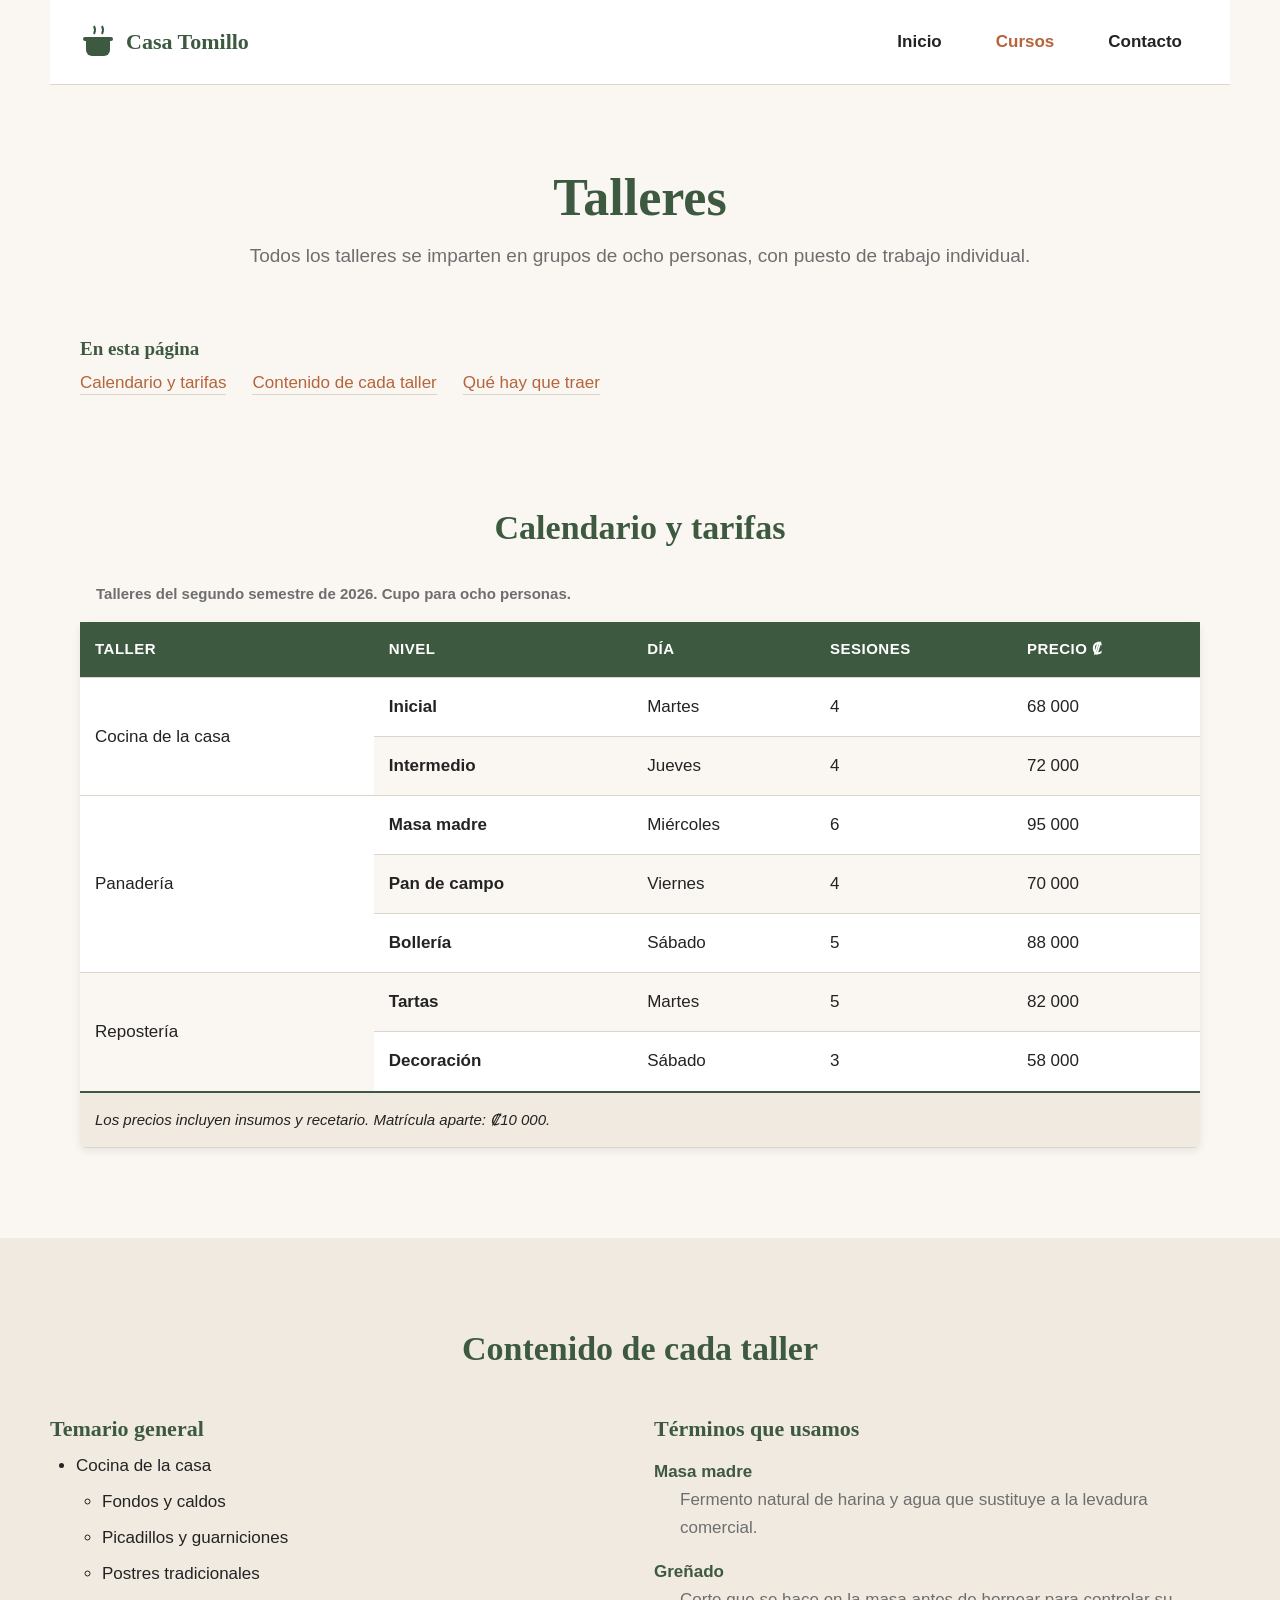
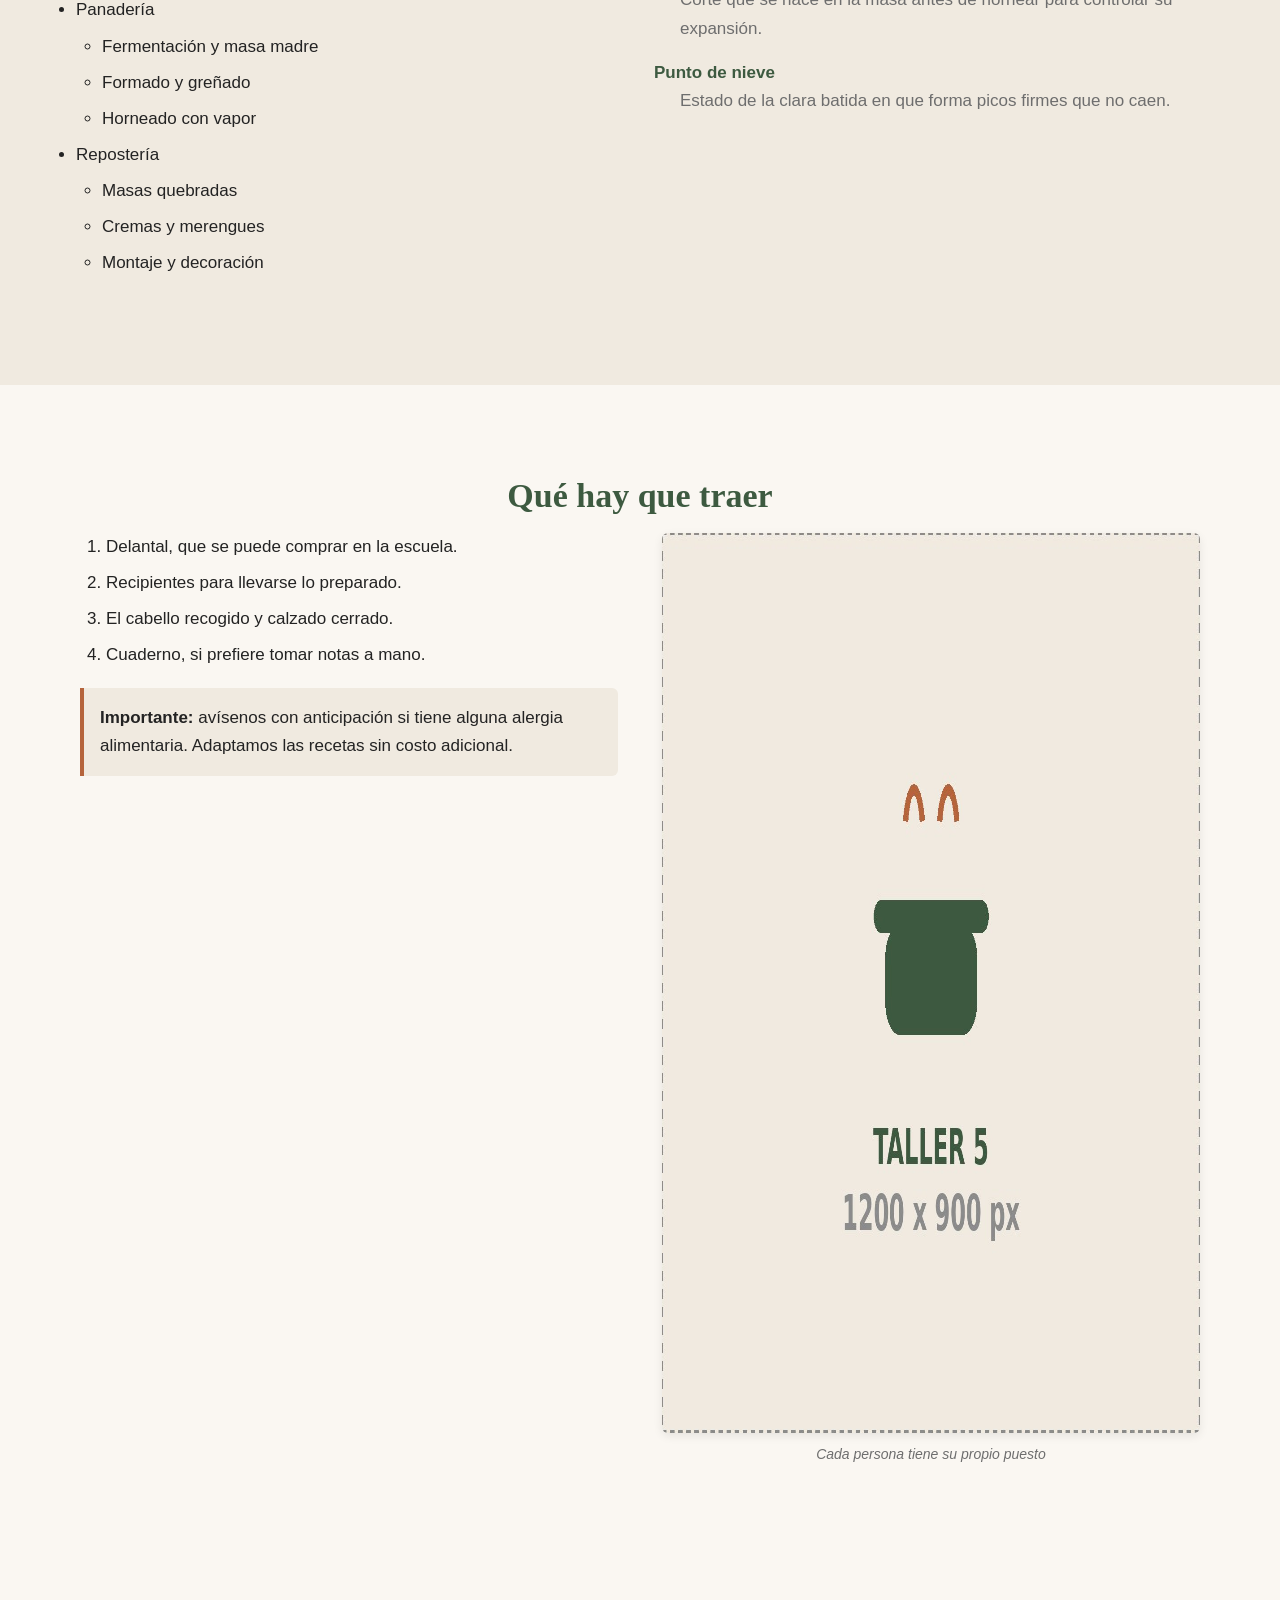
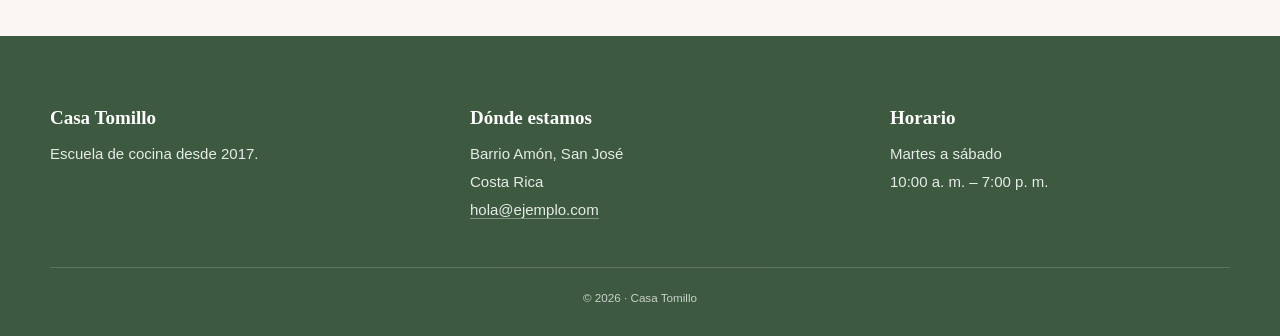
<file: ac3/cursos.html>
<!DOCTYPE html>
<html lang="es">

<head>
  <meta charset="UTF-8">
  <meta name="author" content="Naomi Yariela Cantillo Mata">
  <meta name="description" content="Talleres de cocina, panadería y repostería: contenidos, horarios y tarifas.">
  <meta name="keywords" content="talleres, cursos, cocina, panadería, repostería">

  <title>Cursos | Casa Tomillo</title>

  <link rel="icon" href="recursos/favicon.png" type="image/png">
  <link rel="stylesheet" href="css/estilos.css">
</head>

<body>

  <header id="cabecera" class="cabecera">

    <a href="index.html" class="marca">
      <svg class="marca-icono" width="36" height="36" viewBox="0 0 36 36"
           xmlns="http://www.w3.org/2000/svg" role="img"
           aria-label="Logo de Casa Tomillo: una olla con vapor">
        <path d="M6 16 h24 v10 a6 6 0 0 1 -6 6 h-12 a6 6 0 0 1 -6 -6 z" fill="currentColor"/>
        <rect x="3" y="13" width="30" height="4" rx="2" fill="currentColor"/>
        <path d="M14 10 q2 -4 0 -8" stroke="currentColor" stroke-width="2" fill="none"/>
        <path d="M22 10 q2 -4 0 -8" stroke="currentColor" stroke-width="2" fill="none"/>
      </svg>
      <span class="marca-texto">Casa Tomillo</span>
    </a>

    <nav class="navegacion" aria-label="Navegación principal">
      <ul class="menu">
        <li><a href="index.html" class="menu-enlace">Inicio</a></li>
        <li><a href="cursos.html" class="menu-enlace activo">Cursos</a></li>
        <li><a href="contacto.html" class="menu-enlace">Contacto</a></li>
      </ul>
    </nav>

  </header>

  <main id="contenido">

    <section id="intro" class="pagina-encabezado">
      <h1 class="pagina-titulo">Talleres</h1>
      <p class="pagina-bajada">
        Todos los talleres se imparten en grupos de ocho personas, con puesto
        de trabajo individual.
      </p>
    </section>

    <!-- ═══ ÍNDICE INTERNO ═══ -->
    <nav class="indice" aria-label="Contenido de la página">
      <h2 class="indice-titulo">En esta página</h2>
      <ul class="indice-lista">
        <li><a href="#calendario">Calendario y tarifas</a></li>
        <li><a href="#contenidos">Contenido de cada taller</a></li>
        <li><a href="#requisitos">Qué hay que traer</a></li>
      </ul>
    </nav>

    <!-- ═══ LA TABLA ═══ -->
    <section id="calendario" class="seccion">
      <h2 class="seccion-titulo">Calendario y tarifas</h2>

      <table class="tabla">
        <caption class="tabla-titulo">
          Talleres del segundo semestre de 2026. Cupo para ocho personas.
        </caption>

        <thead>
          <tr>
            <th scope="col">Taller</th>
            <th scope="col">Nivel</th>
            <th scope="col">Día</th>
            <th scope="col">Sesiones</th>
            <th scope="col">Precio ₡</th>
          </tr>
        </thead>

        <tbody>
          <tr>
            <td rowspan="2">Cocina de la casa</td>
            <th scope="row">Inicial</th>
            <td>Martes</td>
            <td>4</td>
            <td>68 000</td>
          </tr>
          <tr>
            <th scope="row">Intermedio</th>
            <td>Jueves</td>
            <td>4</td>
            <td>72 000</td>
          </tr>

          <tr>
            <td rowspan="3">Panadería</td>
            <th scope="row">Masa madre</th>
            <td>Miércoles</td>
            <td>6</td>
            <td>95 000</td>
          </tr>
          <tr>
            <th scope="row">Pan de campo</th>
            <td>Viernes</td>
            <td>4</td>
            <td>70 000</td>
          </tr>
          <tr>
            <th scope="row">Bollería</th>
            <td>Sábado</td>
            <td>5</td>
            <td>88 000</td>
          </tr>

          <tr>
            <td rowspan="2">Repostería</td>
            <th scope="row">Tartas</th>
            <td>Martes</td>
            <td>5</td>
            <td>82 000</td>
          </tr>
          <tr>
            <th scope="row">Decoración</th>
            <td>Sábado</td>
            <td>3</td>
            <td>58 000</td>
          </tr>
        </tbody>

        <tfoot>
          <tr>
            <td colspan="5">
              Los precios incluyen insumos y recetario. Matrícula aparte: ₡10 000.
            </td>
          </tr>
        </tfoot>
      </table>
    </section>

    <!-- ═══ LISTAS ═══ -->
    <section id="contenidos" class="seccion seccion-alterna">
      <h2 class="seccion-titulo">Contenido de cada taller</h2>

      <div class="dos-columnas">

        <div class="columna">
          <h3 class="subtitulo">Temario general</h3>
          <ul class="lista-temario">
            <li>Cocina de la casa
              <ul>
                <li>Fondos y caldos</li>
                <li>Picadillos y guarniciones</li>
                <li>Postres tradicionales</li>
              </ul>
            </li>
            <li>Panadería
              <ul>
                <li>Fermentación y masa madre</li>
                <li>Formado y greñado</li>
                <li>Horneado con vapor</li>
              </ul>
            </li>
            <li>Repostería
              <ul>
                <li>Masas quebradas</li>
                <li>Cremas y merengues</li>
                <li>Montaje y decoración</li>
              </ul>
            </li>
          </ul>
        </div>

        <div class="columna">
          <h3 class="subtitulo">Términos que usamos</h3>
          <dl class="glosario">
            <dt class="glosario-termino">Masa madre</dt>
            <dd class="glosario-definicion">
              Fermento natural de harina y agua que sustituye a la levadura comercial.
            </dd>

            <dt class="glosario-termino">Greñado</dt>
            <dd class="glosario-definicion">
              Corte que se hace en la masa antes de hornear para controlar su expansión.
            </dd>

            <dt class="glosario-termino">Punto de nieve</dt>
            <dd class="glosario-definicion">
              Estado de la clara batida en que forma picos firmes que no caen.
            </dd>
          </dl>
        </div>

      </div>
    </section>

    <!-- ═══ REQUISITOS ═══ -->
    <section id="requisitos" class="seccion">
      <h2 class="seccion-titulo">Qué hay que traer</h2>

      <div class="dos-columnas">

        <div class="columna">
          <ol class="lista-requisitos">
            <li>Delantal, que se puede comprar en la escuela.</li>
            <li>Recipientes para llevarse lo preparado.</li>
            <li>El cabello recogido y calzado cerrado.</li>
            <li>Cuaderno, si prefiere tomar notas a mano.</li>
          </ol>

          <p class="aviso-taller">
            <strong>Importante:</strong> avísenos con anticipación si tiene
            alguna alergia alimentaria. Adaptamos las recetas sin costo adicional.
          </p>
        </div>

        <figure class="columna-figura">
          <img src="recursos/taller-5.jpg"
               alt="Puesto de trabajo individual con utensilios ordenados"
               width="1200" height="900">
          <figcaption class="figura-pie">Cada persona tiene su propio puesto</figcaption>
        </figure>

      </div>
    </section>

  </main>

  <footer id="pie" class="pie">
    <div class="pie-columnas">

      <div class="pie-bloque">
        <h2 class="pie-titulo">Casa Tomillo</h2>
        <p class="pie-texto">Escuela de cocina desde 2017.</p>
      </div>

      <div class="pie-bloque">
        <h2 class="pie-titulo">Dónde estamos</h2>
        <address class="pie-datos">
          Barrio Amón, San José<br>
          Costa Rica<br>
          <a href="mailto:hola@ejemplo.com" class="pie-enlace">hola@ejemplo.com</a>
        </address>
      </div>

      <div class="pie-bloque">
        <h2 class="pie-titulo">Horario</h2>
        <p class="pie-texto">
          Martes a sábado<br>
          10:00 a. m. – 7:00 p. m.
        </p>
      </div>

    </div>

    <p class="pie-creditos"><small>&copy; 2026 · Casa Tomillo</small></p>
  </footer>

</body>

</html>
</file>
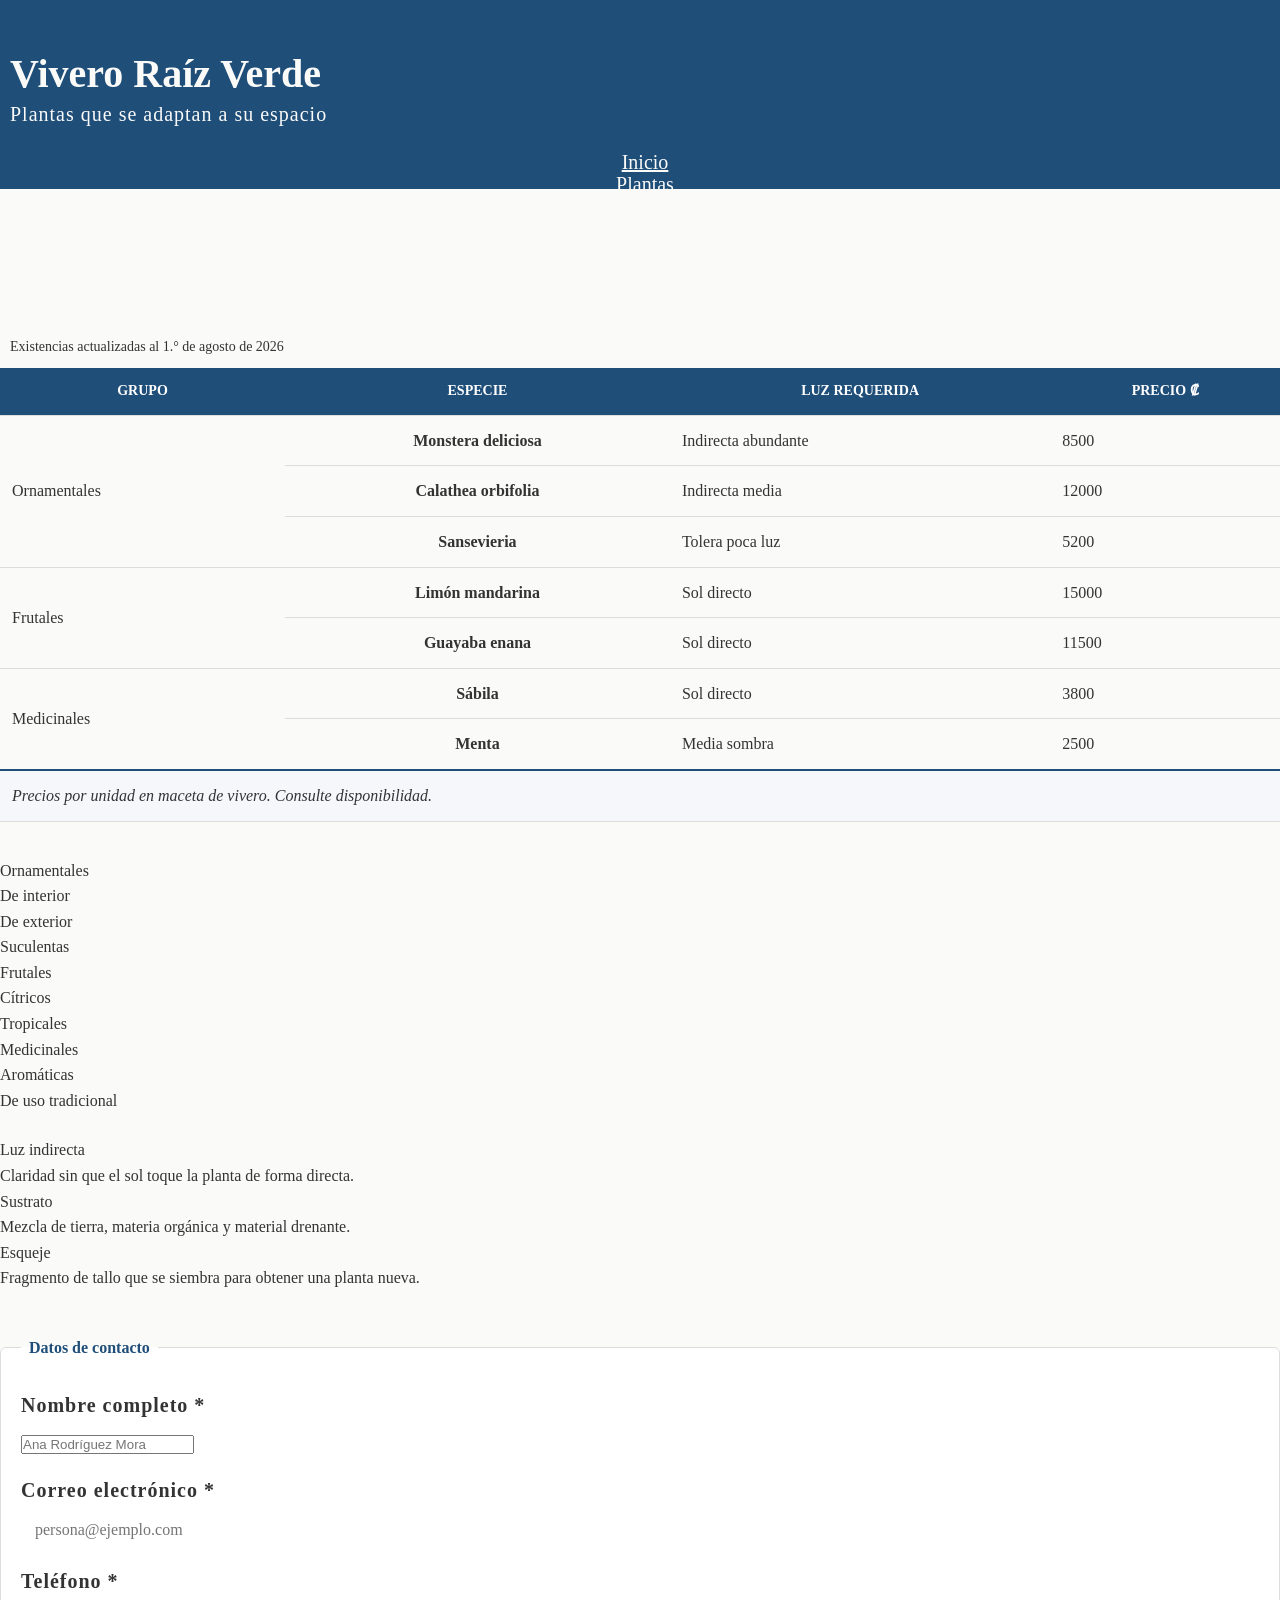
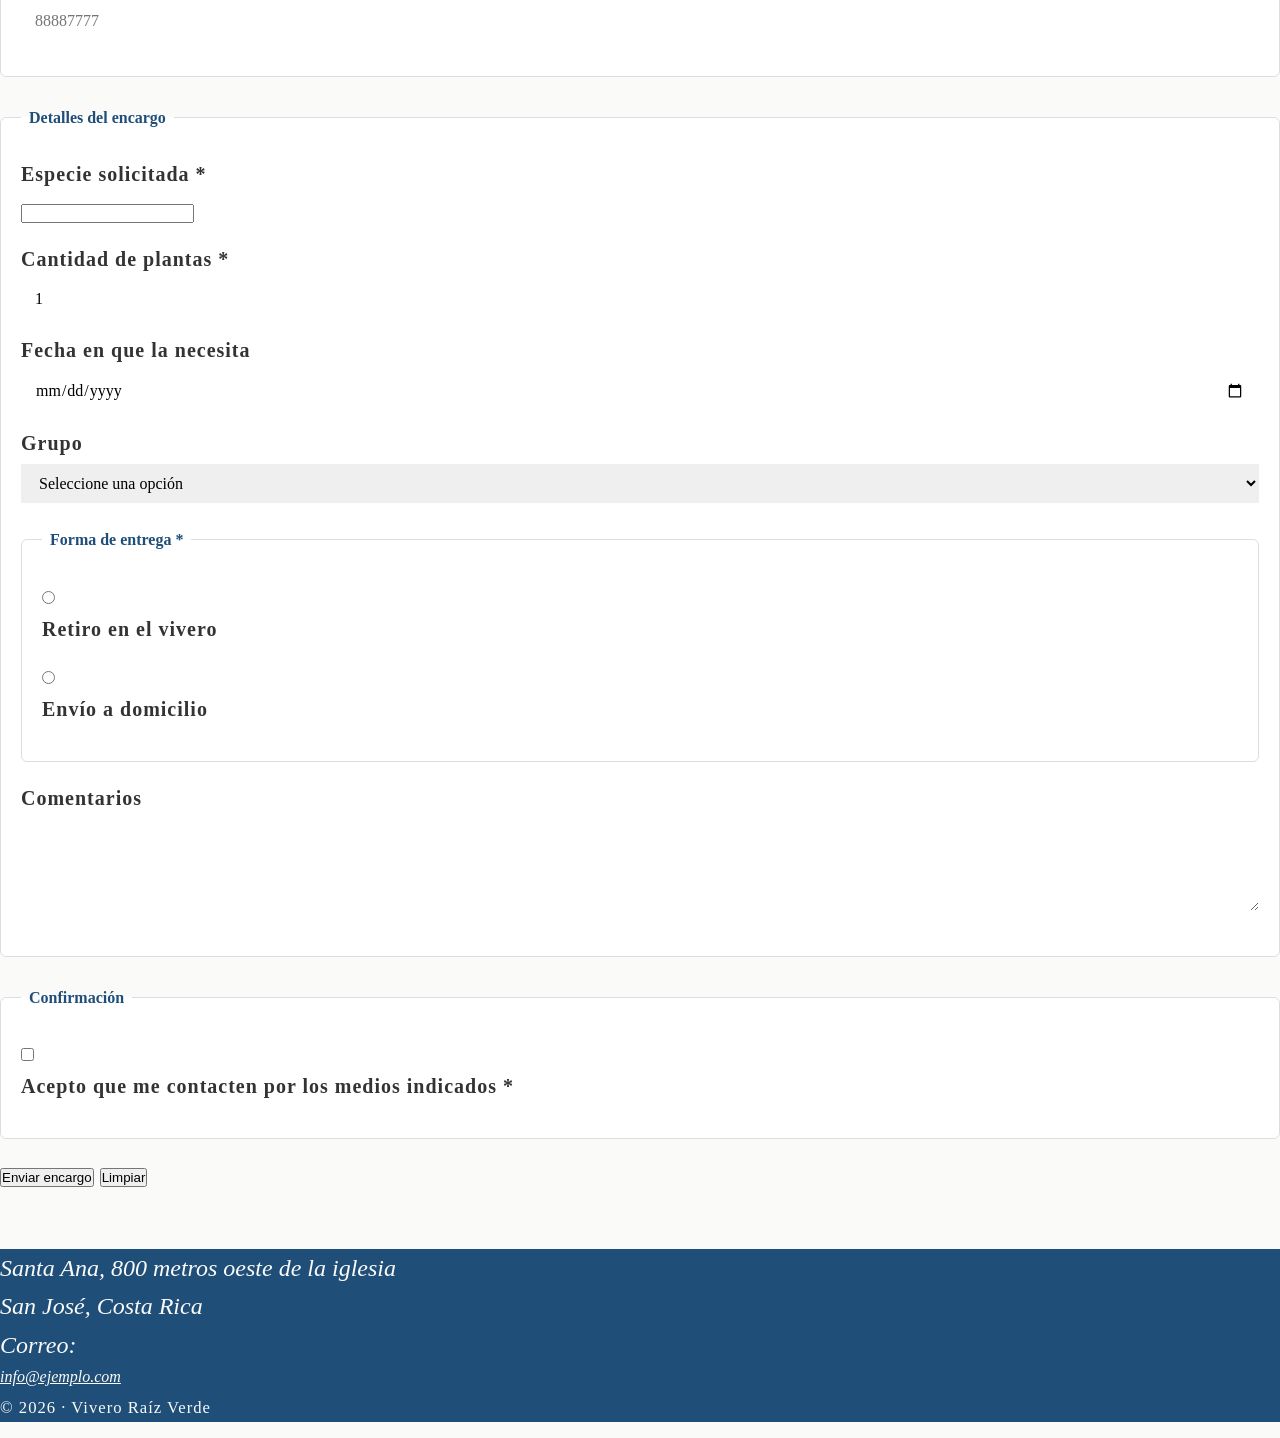
<file: segunda-comprobacion-css/plantas.html>
<!DOCTYPE html>
<html lang="es">

<head>
  <meta charset="UTF-8">
  <meta name="viewport" content="width=device-width, initial-scale=1.0">
  <meta name="author" content="Naomi Cantillo">
  <meta name="description" content="Catálogo de plantas disponibles y formulario de encargo.">
  <meta name="keywords" content="plantas, catálogo, encargo, vivero">

  <title>Plantas | Vivero Raíz Verde</title>

  <link rel="icon" href="recursos/favicon.png" type="image/png">
  <link rel="stylesheet" href="css/estilos.css">

  <!-- ═══════════════════════════════════════════════════════════════
       AQUÍ SE ENLAZA LA HOJA DE ESTILOS QUE USTED DEBE CREAR.
       El archivo debe llamarse  css/estilos.css
       ═══════════════════════════════════════════════════════════════ -->

</head>

<body>

  <!-- ═══ CABECERA · idéntica a la de index.html ═══ -->
  <header id="cabecera">
    <div class="identidad">
      <h1>Vivero Raíz Verde</h1>
      <p class="frase">Plantas que se adaptan a su espacio</p>
    </div>

    <nav class="navegacion">
      <ul>
        <li><a href="index.html">Inicio</a></li>
        <li><a href="plantas.html" class="pagina-actual">Plantas</a></li>
      </ul>
    </nav>
  </header>

  <!-- ═══ CONTENIDO PRINCIPAL ═══ -->
  <main id="principal">

    <!-- Índice interno con anclas -->
    <nav class="sumario">
      <h2>En esta página</h2>
      <ul>
        <li><a href="#disponibles">Especies disponibles</a></li>
        <li><a href="#grupos">Grupos de plantas</a></li>
        <li><a href="#encargo">Hacer un encargo</a></li>
      </ul>
    </nav>

    <!-- ═══ LA TABLA ═══ -->
    <section id="disponibles">
      <h2>Especies disponibles</h2>

      <table class="tabla-especies">
        <caption>Existencias actualizadas al 1.° de agosto de 2026</caption>

        <thead>
          <tr>
            <th scope="col">Grupo</th>
            <th scope="col">Especie</th>
            <th scope="col">Luz requerida</th>
            <th scope="col">Precio ₡</th>
          </tr>
        </thead>

        <tbody>
          <tr>
            <td rowspan="3">Ornamentales</td>
            <th scope="row">Monstera deliciosa</th>
            <td>Indirecta abundante</td>
            <td>8500</td>
          </tr>
          <tr>
            <th scope="row">Calathea orbifolia</th>
            <td>Indirecta media</td>
            <td>12000</td>
          </tr>
          <tr>
            <th scope="row">Sansevieria</th>
            <td>Tolera poca luz</td>
            <td>5200</td>
          </tr>

          <tr>
            <td rowspan="2">Frutales</td>
            <th scope="row">Limón mandarina</th>
            <td>Sol directo</td>
            <td>15000</td>
          </tr>
          <tr>
            <th scope="row">Guayaba enana</th>
            <td>Sol directo</td>
            <td>11500</td>
          </tr>

          <tr>
            <td rowspan="2">Medicinales</td>
            <th scope="row">Sábila</th>
            <td>Sol directo</td>
            <td>3800</td>
          </tr>
          <tr>
            <th scope="row">Menta</th>
            <td>Media sombra</td>
            <td>2500</td>
          </tr>
        </tbody>

        <tfoot>
          <tr>
            <td colspan="4">
              Precios por unidad en maceta de vivero. Consulte disponibilidad.
            </td>
          </tr>
        </tfoot>
      </table>
    </section>

    <!-- ═══ LISTAS ═══ -->
    <section id="grupos">
      <h2>Grupos de plantas</h2>

      <ul class="lista-grupos">
        <li>Ornamentales
          <ul>
            <li>De interior</li>
            <li>De exterior</li>
            <li>Suculentas</li>
          </ul>
        </li>
        <li>Frutales
          <ul>
            <li>Cítricos</li>
            <li>Tropicales</li>
          </ul>
        </li>
        <li>Medicinales
          <ul>
            <li>Aromáticas</li>
            <li>De uso tradicional</li>
          </ul>
        </li>
      </ul>

      <h3>Glosario de cuidados</h3>
      <dl class="terminos">
        <dt>Luz indirecta</dt>
        <dd>Claridad sin que el sol toque la planta de forma directa.</dd>

        <dt>Sustrato</dt>
        <dd>Mezcla de tierra, materia orgánica y material drenante.</dd>

        <dt>Esqueje</dt>
        <dd>Fragmento de tallo que se siembra para obtener una planta nueva.</dd>
      </dl>
    </section>

    <!-- ═══ EL FORMULARIO ═══ -->
    <section id="encargo">
      <h2>Hacer un encargo</h2>

      <form action="#" method="post" class="formulario-encargo">

        <fieldset class="seccion-campos">
          <legend>Datos de contacto</legend>

          <p class="linea-campo">
            <label for="nombre">Nombre completo *</label>
            <input type="text" id="nombre" name="nombre"
                   required minlength="3" maxlength="60"
                   placeholder="Ana Rodríguez Mora">
          </p>

          <p class="linea-campo">
            <label for="correo">Correo electrónico *</label>
            <input type="email" id="correo" name="correo" required
                   placeholder="persona@ejemplo.com">
          </p>

          <p class="linea-campo">
            <label for="telefono">Teléfono *</label>
            <input type="tel" id="telefono" name="telefono"
                   required pattern="[0-9]{8}"
                   title="Ocho dígitos, sin espacios ni guiones"
                   placeholder="88887777">
          </p>
        </fieldset>

        <fieldset class="seccion-campos">
          <legend>Detalles del encargo</legend>

          <p class="linea-campo">
            <label for="especie">Especie solicitada *</label>
            <input type="text" id="especie" name="especie" required>
          </p>

          <p class="linea-campo">
            <label for="cantidad">Cantidad de plantas *</label>
            <input type="number" id="cantidad" name="cantidad"
                   required min="1" max="20" step="1" value="1">
          </p>

          <p class="linea-campo">
            <label for="fecha">Fecha en que la necesita</label>
            <input type="date" id="fecha" name="fecha">
          </p>

          <p class="linea-campo">
            <label for="grupo">Grupo</label>
            <select id="grupo" name="grupo">
              <option value="">Seleccione una opción</option>
              <option value="ornamental">Ornamentales</option>
              <option value="frutal">Frutales</option>
              <option value="medicinal">Medicinales</option>
              <option value="otro">Otro</option>
            </select>
          </p>

          <fieldset class="seccion-opciones">
            <legend>Forma de entrega *</legend>
            <p class="opcion-radio">
              <input type="radio" id="vivero" name="entrega" value="vivero" required>
              <label for="vivero">Retiro en el vivero</label>
            </p>
            <p class="opcion-radio">
              <input type="radio" id="envio" name="entrega" value="envio">
              <label for="envio">Envío a domicilio</label>
            </p>
          </fieldset>

          <p class="linea-campo">
            <label for="comentarios">Comentarios</label>
            <textarea id="comentarios" name="comentarios" rows="4" maxlength="300"></textarea>
          </p>
        </fieldset>

        <fieldset class="seccion-campos">
          <legend>Confirmación</legend>
          <p class="opcion-radio">
            <input type="checkbox" id="acepto" name="acepto" required>
            <label for="acepto">Acepto que me contacten por los medios indicados *</label>
          </p>
        </fieldset>

        <p class="fila-acciones">
          <button type="submit" class="accion accion-primaria">Enviar encargo</button>
          <button type="reset" class="accion accion-secundaria">Limpiar</button>
        </p>

      </form>
    </section>

    <p class="regresar"><a href="#cabecera">Volver al inicio de la página</a></p>

  </main>

  <!-- ═══ PIE · idéntico al de index.html ═══ -->
  <footer id="pie">
    <div class="contenido-pie">
      <address class="direccion">
        Santa Ana, 800 metros oeste de la iglesia<br>
        San José, Costa Rica<br>
        Correo: <a href="mailto:info@ejemplo.com">info@ejemplo.com</a>
      </address>

      <p class="derechos"><small>&copy; 2026 · Vivero Raíz Verde</small></p>
    </div>
  </footer>

</body>

</html>
</file>
<file: ac2-css/css/estilos.css>
/* PALETA DE COLORES/MÌNIMO 3 COLORES */
:root{
    /* Paleta de colores */
     --color-tinta:#1a1a1a;/*texto principal */
     --color-suave:#6b6b6b;/*Texto secundario,pies de foto*/
     --color-marca:#2c3e50;/*El azul del estudio*/
     --color-acento:#c87941;/*Terracota de los botones*/
     --color-acento-osc:#a45f2e; /*Terracota oscuro*/
     --color-fondo: #fafaf8;/*Blanco roto, no blanco puro*/
     --color-fondo-alt:#f0eee9; /*Para alterar fondo secciones */
     --color-linea: #dddad3; /*Bordes y separadores*/
     --color-blanco:#ffffff; /*blanco y puro*/



/* TIPOGRAFIA */

--fuente-titulo:Georgia,'Times New Roman',serif;
--fuente-texto:'Segoe uI',Arial, sans-serif;
--fuente-titulo:Georgia, 'Times New Roman', serif;


/* ESPACIADO CONVERSIÒN 1 REM = 10 PÌXELS*/
--esp-xs:0.8rem;/*8px*/
--esp-sm:1.6rem;/*16px*/
--esp--md:2.4px;/*24px*/
--esp-lg:4rem;/*40px*/
--esp-xl:8rem;/*80px*/

/* OTROS ELEMENTOS */
--radio:0.6rem;/*6px*/
--sombra-1:0 0.2rem 0, 0.6rem rgba(0,0,0, 06);/*Apenas separado*/
--sombra-2:0 0.4rem 0, 1.2rem rgba(0,0,0, 10);/*Tarjeta*/
--sombra-3:0 0.2rem 0, 0.6rem rgba(0,0,0,.16);/*Elementos elevados*/
--transicion:0.25 ease;
--ancho-max: 120rem;/*1200px*/
}



/* RESET */
*{
    margin: 0;
    padding: 0;
    box-sizing: border-box;
}

/* ETIQUETAS */

html{
    font-size: 62.5%;
}


/* CUERPO DE PÀGINA  */
body{
    font-size: 1.6rem;
    font-family: var(--fuente-texto);
    line-height: 1.6;
    background-color:var(--color-blanco)
  
}


/* SELECTORES DE ETIQUETA ESPECÌFICO */

/* ENCABEZADOS */
h1,h2,h3{
font-family: var(--fuente-titulo);
line-height: 1.2;
color: var(--color-marca);
width: 100%;
letter-spacing: 1.6px;
text-align: center;
}

h1{  font-size: 3rem;}
h2{ font-size: 2rem;}
h3{ font-size: 2rem;}


/* PÀRRAFOS*/
p{
   margin-bottom: var(--esp--md);
   color: var(--color-acento);
   text-decoration: none;
}

img{
    max-width: auto;
    height: auto;
    display: block;
}

/* CONTENEDORES */
#contenido{
    max-width: 1140px;
    margin-left: auto;
    margin-right: auto;
    padding: var(--esp-lg) var(--esp--md);
}

.servicios
.historia
.existencias
.categorias
.pedidos{
    margin: var(-esp-xl);
}

.servicios > h2
.historia > h2
.existencias > h2
.categorias > h2
.pedidos > h2{

 margin-bottom: var(--esp--md);
 padding-bottom:var(--esp--md) ;
 border: 0.2rem solid var(--color-linea);
 }

 #cabecera{
    display: flex;
    align-items: center;
    flex-wrap: wrap;
    gap: var(--esp-sm);
    max-width: ;
    margin: ;
    padding:var(--esp-sm)  var(--esp--md);
    background-color: var(--color-blanco);
    border: 0.1rem solid var(--color-linea);
    position: sticky;
    top: 0;
    z-index
 }

 .marca h1{
    font-size: 2.6rem;
    margin-bottom: 0;
 }

 .lema{
    font-size: 1.4rem;
    color: var(--color-suave);
    margin-bottom: 0;
    font-style: italic;
 }

 /* MENU PRINCIPAL */
.menu-principal ul{
    display:flex;
    gap: var(--esp-sm);
    list-style: none;
}

 .menu-principal{
    display: inline-block;
    padding: var(--esp-sx) var(--esp--md);
    color: var(--color-suave);
    border: ;
    font-weight: ;
    border-radius: var(--radio);
    transition: var(--transicion) color var(--transicion);
 }

 /* PSEUDO-CLASES */

 .menu-principal a:hover{
    background-color: var(--color-papel-alt);
    color: var(--color-marca);
 }

 .menu-principal a:focus{
    outline: 0.2rem solid color var(--color-acento);
    outline-offset: 0.2rem;

 }

 .menu-principal .enlace-activo{
    color: var(--color-acento);
    background-color: var(--color-papel-alt);
 }

 .hero{
    background: linear-gradient(134);
    color:var(--color-blanco);
    padding: var(--esp-xl) var(--esp--md); 
    border-radius: var(--radio);
    text-align: center;
    display: flex;
    flex-direction: column;
    align-items: center;
    gap: var(--esp--md);
    
 }

 .hero h2{
    color: var(--color-blanco);
    font-size: 3.6rem;
    margin-bottom: 0;
 }

 .hero-texto{
    max-width: 60ch;
    font-size: 1.8rem;
    margin-bottom: var(--esp-xs);
    opacity: 0.94;
 }

 .rejilla-servicios{
    display: flex;
    gap:var(--esp--md);
    flex-wrap: wrap;
 }

 .tarjeta{
    flex: 1 1 28rem;
    background-color: var(--color-blanco);
    padding: var(--esp--md);
    border: 0.1rem solid color var(--color-linea);
    border-radius: var(--radio);
    box-shadow: var(--sombra-2);
    display: flex;
    flex-direction: column;
    transition: transform var(--transicion) box-shadow var(--transicion);
 }

 .tarjeta h3{
    margin-bottom: var(--esp-xs);
 }

 .tarjata p{
    color: var(--color-suave);
    flex-grow: ;
 }

.tarjeta-pie{
    margin-bottom: 0;
    padding-top: var(--esp-xs);
    border-top: 0.1rem solid color var(--color-linea);
    font-weight: 700;
    color: var(--color-marca);
    font-size: 1.2rem;
}


.tarjeta:hover{
    transform: translateY(0.5rem);
    box-shadow: var(--sombra-3);
}

#historia p{
    max-width: 70ch;
}


.cita{
    max-width: 68rem;
    margin: var(--esp--md), 0;
    padding: var(--esp--md) var(--esp-lg);
    background-color: white;
    border-left: 0.5rem solid var(--color-acento);
    border-radius: var(--radio), 0;
    box-shadow: var(--sombra-1);
    position: relative;
}


.cita::before{
    content: 'alt92\201c';
    position: relative;
    top:-4.1rem;
    left:0.2rem;
    font-family: var(--fuente-texto);
    font-size: 7rem;
    color: var(--color-acento);
    opacity: 1.22;
    line-height: 3;
}

.cita p{
    font-family: var(--fuente-titulo);
    font-size: 0;
    font-style: italic;
    position: relative;
}

.cita-autoria{
    color: var(--color-suave);
    font-size: 1.4rem;
    text-align: right;
    text-style:
}


/* CONTENIDO-SECUNDARIO-ASIDE */

#aviso
.panel-aviso{
    background-color: var(--color-papel-alt);
    border-left: 0.4rem solid color var(--color-acento);
    border-radius: 0 var(--radio) var(--radio), 0;
    padding: var(--esp--md);
    margin: var(--esp-lg) var(--esp-xl);
    max-width: var(--ancho-max);
    box-shadow: var(--sombra-1);
}

#aviso h2{
    font-size: 2.2rem;
    margin-bottom: var(--esp-xs);
}

#aviso p{
    margin-bottom: 0;

}

#pie{
    background-color: var(--color-marca);
    color: var(--color-blanco);
    padding: var(--esp-xl) var(--esp--md) var(--esp--md);
    margin-top: var(--esp-xl);
}

.pie-contenido{
    max-width: var(--ancho-max);
    margin: 0 auto;
    display: grid;
    grid-template-columns: repeat(auto-fit, minmax(26rem, 1fl));
    gap: var(--esp--md);
    align-items: start;
}

.datos-contacto{
    font-style: normal;
    font-size: 1.5rem;
    line-height: 1.9;
    opacity: 0.9p;
}

.datos-contacto a{
    color: var(--color-blanco);
    border-bottom: 0.1rem solid rgba(2.55, 2.55, 255, .4);
    transition: border-color var(--transicion);
}

.datos-contacto a:hover{
    border-bottom: color var(--color-blanco);
}

/* BOTONES */
.boton{
    display: initial;
    padding: var(--esp-xs) var(--esp--md);
    border: none;
    border-radius: var(--radio);
    font-family: inherit;
    font-size: 1.6rem;
    font-weight: 600;
    cursor: pointer;
    transition: border-color var(--transicion) transform var(--transicion);
}

.boton-principal{
    border: color var();
}

.boton-principal:hover{
transform: translateY(-0,2rem);
}

.boton-principal:active{
transform: translateY(-0,2rem);
}

.boton-secundario{
transform: translateY(-0,2rem);
color: var(--color-linea);

}

.boton-secundario:hover{
    background: var(--color-linea);
}

.boton-secundario:focus{
    outline: 0.2rem solid var(--color-marca);
    outline-offset: 0.2rem;
}

.volver{
    text-align: center;
    margin-top: var(--esp-lg);
}

.volver a{
    font-size: 1.4rem;
    color: var(--color-suave);
    border-bottom: 0.1rem solid var(--color-linea);
    transition: color var(--transicion) borde-color var(--transicion);
}

.volver a:hover{
    color:var(--color-acento);
    border-bottom: color var(--color-acento)
}

.creditos{
    grid-column: 1/4;
    padding-top: var(--esp-sm);
    border-top: 0.1rem solid rgba(2.55, 2.55, 255, .4);
    text-align: center;
    font-size: 1.3rem;
    opacity: 0.75;
    margin-bottom: 0;
}
</file>
<file: ac3/css/estilos.css>
/* ═══════════════════════════════════════════════════════════════════════
   CASA TOMILLO · HOJA DE ESTILOS
   Escuela de cocina · San José, Costa Rica

   Esta hoja produce un sitio que se ve correctamente en un monitor de
   escritorio. Fue escrita antes de que el proyecto contemplara el uso
   desde teléfonos.
   ═══════════════════════════════════════════════════════════════════════ */


/* ─── RESET ──────────────────────────────────────────────────────────── */
* {
  margin: 0;
  padding: 0;
  box-sizing: border-box;
}


/* ─── VARIABLES ──────────────────────────────────────────────────────── */
:root {
  --verde:        #3D5A40;
  --verde-oscuro: #2A3F2C;
  --terracota:    #B5643C;
  --terracota-os: #94502F;
  --tinta:        #232323;
  --suave:        #6E6E6E;
  --crema:        #FAF7F2;
  --crema-alt:    #F0EAE0;
  --linea:        #DDD5C8;
  --blanco:       #FFFFFF;

  --fuente-titulo: Georgia, 'Times New Roman', serif;
  --fuente-texto:  'Segoe UI', Arial, sans-serif;

  --radio:  6px;
  --sombra: 0 3px 10px rgba(0, 0, 0, 0.08);
  --sombra-alta: 0 8px 20px rgba(0, 0, 0, 0.14);
}


/* ─── BASE ───────────────────────────────────────────────────────────── */
body {
  font-family: var(--fuente-texto);
  font-size: 17px;
  line-height: 1.65;
  color: var(--tinta);
  background-color: var(--crema);
}

h1, h2, h3 {
  font-family: var(--fuente-titulo);
  line-height: 1.25;
  color: var(--verde);
}

h1 { font-size: 52px; }
h2 { font-size: 34px; }
h3 { font-size: 22px; }

p { margin-bottom: 18px; }

a {
  color: var(--terracota);
  text-decoration: none;
}

img {
  display: block;
}


/* ─── CONTENEDORES ───────────────────────────────────────────────────── */
.seccion {
  width: 1180px;
  margin-left: auto;
  margin-right: auto;
  padding: 90px 30px;
}

.seccion-alterna {
  background-color: var(--crema-alt);
  width: 100%;
}

.seccion-alterna > * {
  width: 1180px;
  margin-left: auto;
  margin-right: auto;
}

.seccion-titulo {
  text-align: center;
  margin-bottom: 16px;
}

.seccion-entrada {
  width: 640px;
  margin-left: auto;
  margin-right: auto;
  margin-bottom: 48px;
  text-align: center;
  color: var(--suave);
}

.pagina-encabezado {
  width: 1180px;
  margin: 0 auto;
  padding: 80px 30px 48px;
  text-align: center;
}

.pagina-titulo   { margin-bottom: 10px; }
.pagina-bajada   { color: var(--suave); font-size: 19px; }
.subtitulo       { margin-top: 28px; margin-bottom: 10px; }


/* ─── CABECERA ───────────────────────────────────────────────────────── */
.cabecera {
  display: flex;
  justify-content: space-between;
  align-items: center;
  width: 1180px;
  margin: 0 auto;
  padding: 18px 30px;
  background-color: var(--blanco);
  border-bottom: 1px solid var(--linea);
}

.marca {
  display: flex;
  align-items: center;
  gap: 10px;
  color: var(--verde);
}

.marca-icono { color: var(--verde); }

.marca-texto {
  font-family: var(--fuente-titulo);
  font-size: 22px;
  font-weight: 700;
}

.navegacion {
  display: flex;
  align-items: center;
}

.menu {
  display: flex;
  gap: 18px;
  list-style: none;
}

.menu-enlace {
  display: inline-block;
  padding: 10px 18px;
  color: var(--tinta);
  font-weight: 600;
  border-radius: var(--radio);
  transition: background-color 0.25s ease, color 0.25s ease;
}

.menu-enlace:hover {
  background-color: var(--crema-alt);
  color: var(--verde);
}

.menu-enlace:focus {
  outline: 2px solid var(--terracota);
  outline-offset: 2px;
}

.menu-enlace.activo { color: var(--terracota); }


/* ─── PORTADA ────────────────────────────────────────────────────────── */
.portada {
  background-color: var(--verde);
  background-image: url('../recursos/portada.jpg');
  background-size: cover;
  background-position: center;
  background-repeat: no-repeat;
  height: 560px;
  display: flex;
  align-items: center;
  justify-content: center;
  padding: 30px;
  text-align: center;
}

.portada-caja {
  background-color: rgba(0, 0, 0, 0.48);
  padding: 48px;
  border-radius: var(--radio);
  width: 720px;
}

.portada-titulo {
  color: var(--blanco);
  margin-bottom: 16px;
}

.portada-bajada {
  color: var(--blanco);
  font-size: 19px;
  margin-bottom: 28px;
}


/* ─── TARJETAS · Flexbox ─────────────────────────────────────────────── */
.fila-propuestas {
  display: flex;
  gap: 26px;
}

.tarjeta {
  width: 360px;
  background-color: var(--blanco);
  padding: 28px;
  border-radius: var(--radio);
  box-shadow: var(--sombra);
  text-align: center;
  display: flex;
  flex-direction: column;
  transition: transform 0.25s ease, box-shadow 0.25s ease;
}

.tarjeta:hover {
  transform: translateY(-5px);
  box-shadow: var(--sombra-alta);
}

.tarjeta-icono  { color: var(--terracota); margin: 0 auto 14px; }
.tarjeta-titulo { margin-bottom: 8px; }
.tarjeta-texto  { color: var(--suave); flex-grow: 1; }

.tarjeta-dato {
  font-weight: 700;
  color: var(--verde);
  font-size: 18px;
  margin-bottom: 0;
  padding-top: 14px;
  border-top: 1px solid var(--linea);
}


/* ─── GALERÍA · Grid ─────────────────────────────────────────────────── */
.rejilla-galeria {
  display: grid;
  grid-template-columns: 1fr 1fr 1fr 1fr;
  gap: 18px;
}

.pieza {
  position: relative;
  overflow: hidden;
  border-radius: var(--radio);
  box-shadow: var(--sombra);
  background-color: var(--crema-alt);
}

.pieza img {
  width: 100%;
  height: 240px;
  object-fit: cover;
  transition: transform 0.4s ease;
}

.pieza:hover img { transform: scale(1.06); }

.pieza-pie {
  position: absolute;
  bottom: 0;
  left: 0;
  right: 0;
  background: linear-gradient(to top, rgba(0,0,0,.82), rgba(0,0,0,0));
  color: var(--blanco);
  padding: 22px 12px 10px;
  font-size: 14px;
  text-align: center;
}


/* ─── CITA ───────────────────────────────────────────────────────────── */
.cita {
  width: 720px;
  margin: 0 auto;
  padding: 44px;
  background-color: var(--blanco);
  border-left: 5px solid var(--terracota);
  border-radius: var(--radio);
  box-shadow: var(--sombra);
}

.cita-texto {
  font-family: var(--fuente-titulo);
  font-size: 23px;
  font-style: italic;
  line-height: 1.5;
}

.cita-autoria {
  color: var(--suave);
  font-size: 15px;
  text-align: right;
}


/* ─── ÍNDICE INTERNO ─────────────────────────────────────────────────── */
.indice {
  width: 1180px;
  margin: 0 auto 20px;
  padding: 0 30px;
}

.indice-titulo { font-size: 19px; margin-bottom: 8px; }

.indice-lista {
  display: flex;
  gap: 26px;
  list-style: none;
}

.indice-lista a {
  border-bottom: 1px solid var(--linea);
  padding-bottom: 2px;
}


/* ─── TABLA ──────────────────────────────────────────────────────────── */
.tabla {
  width: 100%;
  border-collapse: collapse;
  background-color: var(--blanco);
  border-radius: var(--radio);
  overflow: hidden;
  box-shadow: var(--sombra);
}

.tabla-titulo {
  padding: 16px;
  font-weight: 600;
  text-align: left;
  color: var(--suave);
  font-size: 15px;
}

.tabla th,
.tabla td {
  padding: 15px;
  border-bottom: 1px solid var(--linea);
  text-align: left;
}

.tabla thead th {
  background-color: var(--verde);
  color: var(--blanco);
  font-size: 15px;
  text-transform: uppercase;
  letter-spacing: 0.5px;
}

.tabla tbody tr:nth-child(even) { background-color: var(--crema); }
.tabla tbody tr:hover           { background-color: var(--crema-alt); }

.tabla tfoot td {
  background-color: var(--crema-alt);
  font-style: italic;
  font-size: 15px;
  border-top: 2px solid var(--verde);
}


/* ─── DOS COLUMNAS · Flexbox ─────────────────────────────────────────── */
.dos-columnas {
  display: flex;
  gap: 44px;
  align-items: flex-start;
}

.columna        { width: 560px; }
.columna-figura { width: 560px; margin: 0; }

.columna-figura img {
  width: 100%;
  border-radius: var(--radio);
  box-shadow: var(--sombra);
}

.figura-pie {
  margin-top: 10px;
  font-size: 14px;
  color: var(--suave);
  text-align: center;
  font-style: italic;
}


/* ─── LISTAS ─────────────────────────────────────────────────────────── */
.lista-temario,
.lista-requisitos,
.lista-horario {
  padding-left: 26px;
  margin-bottom: 18px;
}

.lista-temario li,
.lista-requisitos li,
.lista-horario li { margin-bottom: 8px; }

.lista-temario ul { padding-left: 26px; margin-top: 8px; }

.glosario-termino {
  font-weight: 700;
  color: var(--verde);
  margin-top: 16px;
}

.glosario-definicion {
  margin-left: 26px;
  color: var(--suave);
}

.aviso-taller {
  background-color: var(--crema-alt);
  border-left: 4px solid var(--terracota);
  padding: 16px;
  border-radius: 0 var(--radio) var(--radio) 0;
}

.direccion {
  font-style: normal;
  color: var(--suave);
  line-height: 1.9;
  margin-bottom: 18px;
}


/* ─── FORMULARIO ─────────────────────────────────────────────────────── */
.formulario {
  width: 720px;
  margin: 0 auto;
}

.grupo {
  border: 1px solid var(--linea);
  border-radius: var(--radio);
  padding: 26px;
  margin-bottom: 26px;
  background-color: var(--blanco);
}

.grupo-titulo {
  font-family: var(--fuente-titulo);
  font-weight: 700;
  color: var(--verde);
  padding: 0 8px;
  font-size: 19px;
}

.grupo-opciones {
  border: none;
  padding: 14px 0 0;
  margin-bottom: 0;
}

.campo { margin-bottom: 18px; }

.campo-etiqueta {
  display: block;
  margin-bottom: 5px;
  font-weight: 600;
  font-size: 15px;
}

.campo-entrada {
  width: 100%;
  padding: 11px 15px;
  border: 1px solid var(--linea);
  border-radius: var(--radio);
  font-size: 17px;
  font-family: inherit;
  background-color: var(--crema);
  transition: border-color 0.25s ease, box-shadow 0.25s ease;
}

.campo-entrada:focus {
  outline: none;
  border-color: var(--terracota);
  box-shadow: 0 0 0 3px rgba(181, 100, 60, 0.18);
}

.campo-ayuda {
  display: block;
  margin-top: 5px;
  font-size: 14px;
  color: var(--suave);
}

.opcion {
  margin-bottom: 9px;
  display: flex;
  align-items: center;
  gap: 9px;
}

.opcion-marca {
  width: 18px;
  height: 18px;
  accent-color: var(--terracota);
  cursor: pointer;
}

.opcion-etiqueta { font-size: 16px; cursor: pointer; }

.fila-botones {
  display: flex;
  gap: 14px;
  justify-content: flex-end;
  margin-bottom: 0;
}


/* ─── BOTONES ────────────────────────────────────────────────────────── */
.boton {
  display: inline-block;
  padding: 13px 28px;
  border: none;
  border-radius: var(--radio);
  font-family: inherit;
  font-size: 17px;
  font-weight: 600;
  cursor: pointer;
  transition: background-color 0.25s ease, transform 0.25s ease;
}

.boton-principal {
  background-color: var(--terracota);
  color: var(--blanco);
}

.boton-principal:hover {
  background-color: var(--terracota-os);
  transform: translateY(-2px);
}

.boton-secundario {
  background-color: var(--crema-alt);
  color: var(--tinta);
}

.boton-secundario:hover { background-color: var(--linea); }

.boton:focus {
  outline: 2px solid var(--verde);
  outline-offset: 2px;
}


/* ─── PIE ────────────────────────────────────────────────────────────── */
.pie {
  background-color: var(--verde);
  color: var(--blanco);
  padding: 70px 30px 26px;
  margin-top: 80px;
}

.pie-columnas {
  width: 1180px;
  margin: 0 auto;
  display: flex;
  gap: 44px;
  justify-content: space-between;
}

.pie-bloque { width: 340px; }

.pie-titulo {
  color: var(--blanco);
  font-size: 19px;
  margin-bottom: 10px;
}

.pie-texto,
.pie-datos {
  font-size: 15px;
  font-style: normal;
  opacity: 0.88;
  line-height: 1.85;
}

.pie-enlace {
  color: var(--blanco);
  border-bottom: 1px solid rgba(255, 255, 255, 0.4);
}

.pie-enlace:hover { border-bottom-color: var(--blanco); }

.pie-creditos {
  width: 1180px;
  margin: 44px auto 0;
  padding-top: 18px;
  border-top: 1px solid rgba(255, 255, 255, 0.22);
  text-align: center;
  font-size: 14px;
  opacity: 0.72;
  margin-bottom: 0;
}
</file>
<file: segunda-comprobacion-css/css/estilos.css>
:root{

    /*Colores*/
    --marca:#1F4E79;
    --acento:#C55A11;
    --tinta:#333333;
    --suave:#6B7280;
    --fondo:#FAFAF8;
    --linea:#DDDDDD;

    /*Espaciado*/

    --esp-sm:1.6rem;
    --esp-md:2.4rem;
    --esp-lg:4rem;

    /*Otros elementos*/

    --radio:0.6rem;
    --sombra:0.4rem 1.2rem rgba(0,0,0,.1);
    --ancho-max:120rem;

}

/*Reset: configuraciòn de màrgenes y relleno de la pàgina*/

*{
    margin: 0;
    padding: 0;
    box-sizing: border-box;
}

html{
    font-size: 62.5%;
}

/*Cuerpo de pàgina:contenido de la pàgina.*/
body{
    font-size: 1.6rem;
    font-family: 'segoe UI, Arial, sans-serif';
    line-height: 1.6;
    color: var(--tinta);
    background-color: var(--fondo);
}

/*Encabezados:tìtulos*/

h1,h2,h3{
    font-family: 'segoe UI, Arial, sans-serif';
    line-height: 1.2;
    color: var(--fondo);
}

h1{font-size: 4rem;}
h2{font-size: 3rem;}
h3{font-size: 2rem;}


/*Pàrrafos*/
p{
    margin-bottom: 1.6rem;
    letter-spacing: 0.1rem;
    text-decoration: none;
    font-size: 2rem;
}

a{
    color: var(--fondo);
    display: flex;
    flex-direction: column;
    font-size: 1.6rem;
    justify-content: space-between;
}

header{
    background-color: var(--marca);
    color: var(--fondo);
    display: flex;
    flex-direction: column;
    justify-content: space-between;
}



img{
    width: 100%;
    height: auto;
    display: block;
}

nav a{
    display:flex;
    text-align:center;
    font-size: 2rem;
    padding-left: 1rem;
    margin-bottom: 1.6px;
    height: 2rem;
}




table{
    width: 100%;
    border-collapse: collapse;

}

caption{
    padding: 1rem;
    text-align: left;
    font-size: 1.4rem;
}

th,td{
    padding: 1.2rem;
    border-bottom: .1rem solid #DDD;
}

thead th{
    background: var(--marca);
    color:#FFF;
    text-transform: uppercase;
    font-size: 1.4rem;
}

tbody tr:nch-child(even){
    background: #F5F7FA;
}

tbody tr:hover{
    background: #E3EEF9;
}

tfoot td{
    background: #F5F7FA;
    font-style: italic;
    border-top: .2rem solid var(--marca);
}

fieldset{
    border: .1rem solid #DDD;
    border-radius: .6rem;
    padding: 2rem;
    margin-bottom: 2rem;
    background: #FFF;
}

legend{
    padding: 0.8rem;
    font-weight: 700;
    color: var(--marca);
}

label{
    display: block;
    margin-bottom: .5rem;
    font-weight: 600;
}

input[type="texto"],
input[type="email"],
input[type="tel"],
input[type="number"],
input[type="date"],
select,textarea{
    width: 100%;
    padding: 1rem 1.4rem;
    border: .1rem;
    font-size:1.6rem;
    font-family:inherit;
}

input:focus,select:focus,textarea:focus{
    outline:none;
    border-color: var(--acento);
    box-shadow: 0 0 0 .3rem rgba(197, 90, 17, .10);
}

.boton{
    display: inline-block;
    padding: 1.2rem 2.4rem;
    border: none;
    border-radius: .6rem;
    font-family: inheri;
    font-size: 1.6rem;
    font-weight: 600;
    cursor: pointer;
    background: var(--acento);
    color: #FFF;
    transition: background-color .25s ease transform .25s ease;
}

.boton:hover{background: #A8490E; 
    transform:translateY(-2rem);
}

.boton:active{transform: translateY(0);}

.boton:focus{
    outline: .2rem solid var(--marca);
    outline-offset: .2rem;
}

    
footer{
    background-color: #1F4E79;
    color: var(--fondo);
    display: block;
    grid-row: auto;
    font-size: var(--esp-md);
    line-height: 1.6;
   
}


/*clases-index*/
.identidad{
    display: flex;
    flex-direction: column;
    font-size: 1.6rem;
    justify-content: space-between;
    margin-top: 5rem;
    padding-left: 1rem;

  
    
}
.frase
.navegacion{
   
}
.pagina-actual
.destacado{
    
    display: block; 
    padding-top: 4rem;
    
.destacado a{
    display: block;
    background-color: var(--fondo);
    text-align: center;
    color: var(--tinta);
}


}
.destacado.texto
.accion .accion-primaria a{
  text-align: center;
}


.bloques-servicio{
display: grid;
grid-template-columns: repeat(auto-fit,minmax(24rem,1fr));
background-color: var(--linea);
border-radius: var(--radio);
box-shadow: var(--sombra);
border: .1rem solid #DDD;

}
.bloque
.bloque-nota
.bloque
.testimonio{

    background-color: #FAFAF8;
    border: 1px solid var(--marca);
}
.testimonio-autoria{
    background-color: var(--fondo);
    color: var(--tinta);
}
.recuadro-nota
.contenido-pie
.direccion{
   
    
}
.derechos

/*Ids-index*/
#cabecera{
 
}
#principal
#bienvenida{
    display: block;
    padding-top: 4rem;
    margin-top: 4rem;
    background-color: var(--suave);
    color: var(--tinta);
    width: 100%;
    height: 20rem;

   
    
}
#servicios
#origen h1{
color: var(--tinta);
}
#nota
#pie{
    
}
/*clases-plantas*/
.sumario
.tabla-especies
.lista-grupos
.terminos
.formulario-encargo
.seccion-campos
.linea-campo
.seccion-opciones
.opcion-radio.accion
.fila-acciones
.regresar

/*Ids-plantas*/
#disponibles {
    color: var(--tinta);
}
#grupos
#encargo
#acepto{}
</file>
<file: ac3-responsive/css/estilos.css>
/* ═══════════════════════════════════════════════════════════════════════
   CASA TOMILLO · HOJA DE ESTILOS
   Escuela de cocina · San José, Costa Rica

   Esta hoja produce un sitio que se ve correctamente en un monitor de
   escritorio. Fue escrita antes de que el proyecto contemplara el uso
   desde teléfonos.
   ═══════════════════════════════════════════════════════════════════════ */


/* ─── RESET ──────────────────────────────────────────────────────────── */
* {
  margin: 0;
  padding: 0;
  box-sizing: border-box;
}


/* ─── VARIABLES ──────────────────────────────────────────────────────── */
:root {
  --verde:        #3D5A40;
  --verde-oscuro: #2A3F2C;
  --terracota:    #B5643C;
  --terracota-os: #94502F;
  --tinta:        #232323;
  --suave:        #6E6E6E;
  --crema:        #FAF7F2;
  --crema-alt:    #F0EAE0;
  --linea:        #DDD5C8;
  --blanco:       #FFFFFF;

  --fuente-titulo: Georgia, 'Times New Roman', serif;
  --fuente-texto:  'Segoe UI', Arial, sans-serif;

  --esp-xs: 0.8rem;    /*  8px */
  --esp-sm: 1.6rem;    /* 16px */
  --esp-md: 2.4rem;    /* 24px */
  --esp-lg: 4.0rem;    /* 40px */
  --esp-xl: 8.0rem;    /* 80px */

  --radio:  6px;
  --sombra: 0 3px 10px rgba(0, 0, 0, 0.08);
  --sombra-alta: 0 8px 20px rgba(0, 0, 0, 0.14);
}


/* ─── BASE ───────────────────────────────────────────────────────────── */
body {
  font-family: var(--fuente-texto);
  font-size: 17px;
  line-height: 1.65;
  color: var(--tinta);
  background-color: var(--crema);
}

h1, h2, h3 {
  font-family: var(--fuente-titulo);
  line-height: 1.25;
  color: var(--verde);
}

h1 { font-size: 3.2rem; }
h2 { font-size: 2.4rem; }
h3 { font-size: 1.8rem; }

@media(min-width:768px){
  h1{font-size: 4.0rem;}
  h2{font-size: 2.8rem;}
  h3{font-size: 1.9rem;}
}

@media(min-width:1024px){
  h1{font-size: 3.0rem;}
  h2{font-size: 2.2rem;}
  h3{font-size: 1.2rem;}
}


p { margin-bottom: 18px; }

a {
  color: var(--terracota);
  text-decoration: none;
}

.contenedor{
  width: 100%;
  max-width: 960px;
  margin: 0 auto;
  padding: 0 auto;
}

img {
  width: 100%;
  max-width: 100%;
  margin: 0 auto;
  height: auto;
  display: block;
}


/* ─── CONTENEDORES ───────────────────────────────────────────────────── */

.seccion {
  width: 100%;
  max-width: 1200px;
  margin: 0 auto;
  margin-left: auto;
  margin-right: auto;
  padding: 90px 30px;
}

.seccion-alterna {
  background-color: var(--crema-alt);
  width: 100%;
}

.seccion-alterna > * {
  width: 1180px;
  margin-left: auto;
  margin-right: auto;
}

.seccion-titulo {
  text-align: center;
  margin-bottom: 16px;
}

.seccion-entrada {
  width: 640px;
  margin-left: auto;
  margin-right: auto;
  margin-bottom: 48px;
  text-align: center;
  color: var(--suave);
}

.pagina-encabezado {
  width: 1180px;
  margin: 0 auto;
  padding: 80px 30px 48px;
  text-align: center;
}

.pagina-titulo   { margin-bottom: 10px; }
.pagina-bajada   { color: var(--suave); font-size: 19px; }
.subtitulo       { margin-top: 28px; margin-bottom: 10px; }

@media (min-width:768px){
  .seccion{
    grid-template-columns: 1fr 1fr;
  }
}

@media (min-width:1024px){
  .seccion{
    grid-template-columns:repeat(3,1fr);
  }
}


/* ─── CABECERA ───────────────────────────────────────────────────────── */
.cabecera {

  display:block;
  justify-content: space-between;
  align-items: center;
  width: 1180px;
  margin: 0 auto;
  padding: 18px 30px;
  background-color: var(--blanco);
  border-bottom: 1px solid var(--linea);
}

/*Cabecera Mobile-firs*/
@media (min-width:768px) {
  .cabecera{
    display: flex;
  }
}

.marca {
  display: flex;
  align-items: center;
  gap: 10px;
  color: var(--verde);
}

.marca-icono { color: var(--verde); }

.marca-texto {
  font-family: var(--fuente-titulo);
  font-size: 22px;
  font-weight: 700;
}

.navegacion {
  display: flex;
  align-items: center;
}

.menu {
  display: flex;
  gap: 18px;
  list-style: none;
}

.menu-enlace {
  display: block;
  padding: 10px 18px;
  color: var(--tinta);
  font-weight: 600;
  border-radius: var(--radio);
  transition: background-color 0.25s ease, color 0.25s ease;
}

.menu-enlace:hover {
  background-color: var(--crema-alt);
  color: var(--verde);
}

.menu-enlace:focus {
  outline: 2px solid var(--terracota);
  outline-offset: 2px;
}

.menu-enlace.activo { color: var(--terracota); }

@media(min-width:768px){
  nav ul{
    display: flex;
    gap: 8px;
  }
  .menu-enlace{
    display: flex;
  }
}



/* ─── PORTADA ────────────────────────────────────────────────────────── */
.portada {
  background-color: var(--verde);
  background-image: url('../recursos/Portada.jpg');
  background-size: cover;
  background-position: center;
  background-repeat: no-repeat;
  height: 560px;
  display: block;
  align-items: center;
  justify-content: center;
  padding: 30px;
  text-align: center;
}

.portada-caja {
  background-color: rgba(0, 0, 0, 0.48);
  padding: 48px;
  border-radius: var(--radio);
  width: 720px;
}

.portada-titulo {
  color: var(--blanco);
  margin-bottom: 16px;
}

.portada-bajada {
  color: var(--blanco);
  font-size: 19px;
  margin-bottom: 28px;
}

/*Portada Mobile-first*/
@media(min-width:768px){
  .portada{
    display: flex;
  }
}

@media(orientation:landscape) and (max-width:500px){
  .portada{
    min-height: 100vh;
    padding: var(es);
  }
  .portada-titulo{
    font-size: 2.4rem;
  }
  .portada-bajada{
    font-size: 1.5rem;
  }
}


/* ─── TARJETAS · Flexbox ─────────────────────────────────────────────── */
.fila-propuestas {
  display: grid;
  grid-template-columns: 1fr;
  gap: 16px;
}


.tarjeta {
  width: 360px;
  background-color: var(--blanco);
  padding: 28px;
  border-radius: var(--radio);
  box-shadow: var(--sombra);
  text-align: center;
  display: flex;
  flex-direction: column;
  transition: transform 0.25s ease, box-shadow 0.25s ease;
}


.tarjeta:hover {
  transform: translateY(-5px);
  box-shadow: var(--sombra-alta);
}

.tarjeta-icono  { color: var(--terracota); margin: 0 auto 14px; }
.tarjeta-titulo { margin-bottom: 8px; }
.tarjeta-texto  { color: var(--suave); flex-grow: 1; }

.tarjeta-dato {
  font-weight: 700;
  color: var(--verde);
  font-size: 18px;
  margin-bottom: 0;
  padding-top: 14px;
  border-top: 1px solid var(--linea);
}

@media(min-width:768px){
  .fila-propuestas{
    display: flex;
  }
}

@media(min-width:768px){
  .fila-propuestas{
    grid-template-columns:repeat(3,1fr);
  }
}

@media(min-width:1024px){
  .fila-propuestas{
    grid-template-columns: 1fr 1fr;
  }
}


/* ─── GALERÍA · Grid ─────────────────────────────────────────────────── */
.rejilla-galeria {
  display: grid;
  grid-template-columns: 1fr 1fr 1fr 1fr;
  gap: 18px;
}

.pieza {
  position: relative;
  overflow: hidden;
  border-radius: var(--radio);
  box-shadow: var(--sombra);
  background-color: var(--crema-alt);
}

.pieza img {
  width: 100%;
  height: 240px;
  object-fit: cover;
  transition: transform 0.4s ease;
}

.pieza:hover img { transform: scale(1.06); }

.pieza-pie {
  position: absolute;
  bottom: 0;
  left: 0;
  right: 0;
  background: linear-gradient(to top, rgba(0,0,0,.82), rgba(0,0,0,0));
  color: var(--blanco);
  padding: 22px 12px 10px;
  font-size: 14px;
  text-align: center;
}



/* ─── CITA ───────────────────────────────────────────────────────────── */
.cita {
  display: block;
  width: 720px;
  margin: 0 auto;
  padding: 44px;
  background-color: var(--blanco);
  border-left: 5px solid var(--terracota);
  border-radius: var(--radio);
  box-shadow: var(--sombra);
}

.cita-texto {
  font-family: var(--fuente-titulo);
  font-size: 23px;
  font-style: italic;
  line-height: 1.5;
}

.cita-autoria {
  color: var(--suave);
  font-size: 15px;
  text-align: right;
}

@media(min-width:768px){
  .cita{display:flex;}
}

@media(min-width:767px){
.cita-autoria{
  font-size: 1.7rem;
  max-width: 65ch;
}
.cita{
    padding: var(--esp-lg);

}
.cita-texto{
font-size: 2.0rem;
}
}

@media(min-width:1024px){
  .cita-autoria{
    font-size: 1.8rem;
}
  .cita{
    padding: var(--esp-lg);

}
  .cita-texto{
  font-size: 2.0rem;
}
  
}

/* ─── ÍNDICE INTERNO ─────────────────────────────────────────────────── */
.indice {
  width: 1180px;
  margin: 0 auto 20px;
  padding: 0 30px;
}

.indice-titulo { font-size: 19px; margin-bottom: 8px; }

.indice-lista {
  display: flex;
  gap: 26px;
  list-style: none;
}

.indice-lista a {
  border-bottom: 1px solid var(--linea);
  padding-bottom: 2px;
}


/* ─── TABLA ──────────────────────────────────────────────────────────── */
.tabla {
  width: 100%;
  border-collapse: collapse;
  background-color: var(--blanco);
  border-radius: var(--radio);
  overflow: hidden;
  box-shadow: var(--sombra);
}

.tabla-titulo {
  padding: 16px;
  font-weight: 600;
  text-align: left;
  color: var(--suave);
  font-size: 15px;
}

.tabla th,
.tabla td {
  padding: 15px;
  border-bottom: 1px solid var(--linea);
  text-align: left;
}

.tabla thead th {
  background-color: var(--verde);
  color: var(--blanco);
  font-size: 15px;
  text-transform: uppercase;
  letter-spacing: 0.5px;
}

.tabla tbody tr:nth-child(even) { background-color: var(--crema); }
.tabla tbody tr:hover           { background-color: var(--crema-alt); }

.tabla tfoot td {
  background-color: var(--crema-alt);
  font-style: italic;
  font-size: 15px;
  border-top: 2px solid var(--verde);
}



/* ─── DOS COLUMNAS · Flexbox ─────────────────────────────────────────── */
.dos-columnas {
  display: flex;
  gap: 44px;
  align-items: flex-start;
}

.columna        { width: 560px; }
.columna-figura { width: 560px; margin: 0; }

.columna-figura img {
  width: 100%;
  border-radius: var(--radio);
  box-shadow: var(--sombra);
}

.figura-pie {
  margin-top: 10px;
  font-size: 14px;
  color: var(--suave);
  text-align: center;
  font-style: italic;
}



/* ─── LISTAS ─────────────────────────────────────────────────────────── */
.lista-temario,
.lista-requisitos,
.lista-horario {
  padding-left: 26px;
  margin-bottom: 18px;
}

.lista-temario li,
.lista-requisitos li,
.lista-horario li { margin-bottom: 8px; }

.lista-temario ul { padding-left: 26px; margin-top: 8px; }

.glosario-termino {
  font-weight: 700;
  color: var(--verde);
  margin-top: 16px;
}

.glosario-definicion {
  margin-left: 26px;
  color: var(--suave);
}

.aviso-taller {
  background-color: var(--crema-alt);
  border-left: 4px solid var(--terracota);
  padding: 16px;
  border-radius: 0 var(--radio) var(--radio) 0;
}

.direccion {
  font-style: normal;
  color: var(--suave);
  line-height: 1.9;
  margin-bottom: 18px;
}


/* ─── FORMULARIO ─────────────────────────────────────────────────────── */
.formulario {
  width: 720px;
  margin: 0 auto;
}

.grupo {
  border: 1px solid var(--linea);
  border-radius: var(--radio);
  padding: 26px;
  margin-bottom: 26px;
  background-color: var(--blanco);
}

.grupo-titulo {
  font-family: var(--fuente-titulo);
  font-weight: 700;
  color: var(--verde);
  padding: 0 8px;
  font-size: 19px;
}

.grupo-opciones {
  border: none;
  padding: 14px 0 0;
  margin-bottom: 0;
}

.campo { margin-bottom: 18px; }

.campo-etiqueta {
  display: block;
  margin-bottom: 5px;
  font-weight: 600;
  font-size: 15px;
}

.campo-entrada {
  width: 100%;
  padding: 11px 15px;
  border: 1px solid var(--linea);
  border-radius: var(--radio);
  font-size: 17px;
  font-family: inherit;
  background-color: var(--crema);
  transition: border-color 0.25s ease, box-shadow 0.25s ease;
}

.campo-entrada:focus {
  outline: none;
  border-color: var(--terracota);
  box-shadow: 0 0 0 3px rgba(181, 100, 60, 0.18);
}

.campo-ayuda {
  display: block;
  margin-top: 5px;
  font-size: 14px;
  color: var(--suave);
}

.opcion {
  margin-bottom: 9px;
  display: flex;
  align-items: center;
  gap: 9px;
}

.opcion-marca {
  width: 18px;
  height: 18px;
  accent-color: var(--terracota);
  cursor: pointer;
}

.opcion-etiqueta { font-size: 16px; cursor: pointer; }

.fila-botones {
  display: flex;
  gap: 14px;
  justify-content: flex-end;
  margin-bottom: 0;
}


/* ─── BOTONES ────────────────────────────────────────────────────────── */
.boton {
  display: inline-block;
  padding: 13px 28px;
  border: none;
  border-radius: var(--radio);
  font-family: inherit;
  font-size: 17px;
  font-weight: 600;
  cursor: pointer;
  transition: background-color 0.25s ease, transform 0.25s ease;
}

.boton-principal {
  background-color: var(--terracota);
  color: var(--blanco);
}

.boton-principal:hover {
  background-color: var(--terracota-os);
  transform: translateY(-2px);
}

.boton-secundario {
  background-color: var(--crema-alt);
  color: var(--tinta);
}

.boton-secundario:hover { background-color: var(--linea); }

.boton:focus {
  outline: 2px solid var(--verde);
  outline-offset: 2px;
}


/* ─── PIE ────────────────────────────────────────────────────────────── */
.pie {
  background-color: var(--verde);
  color: var(--blanco);
  padding: 70px 30px 26px;
  margin-top: 80px;
}

.pie-columnas {
  width: 1180px;
  margin: 0 auto;
  display: flex;
  gap: 44px;
  justify-content: space-between;
}

.pie-bloque { width: 340px; }

.pie-titulo {
  color: var(--blanco);
  font-size: 19px;
  margin-bottom: 10px;
}

.pie-texto,
.pie-datos {
  font-size: 15px;
  font-style: normal;
  opacity: 0.88;
  line-height: 1.85;
}

.pie-enlace {
  color: var(--blanco);
  border-bottom: 1px solid rgba(255, 255, 255, 0.4);
}

.pie-enlace:hover { border-bottom-color: var(--blanco); }

.pie-creditos {
  width: 1180px;
  margin: 44px auto 0;
  padding-top: 18px;
  border-top: 1px solid rgba(255, 255, 255, 0.22);
  text-align: center;
  font-size: 14px;
  opacity: 0.72;
  margin-bottom: 0;
}
</file>
